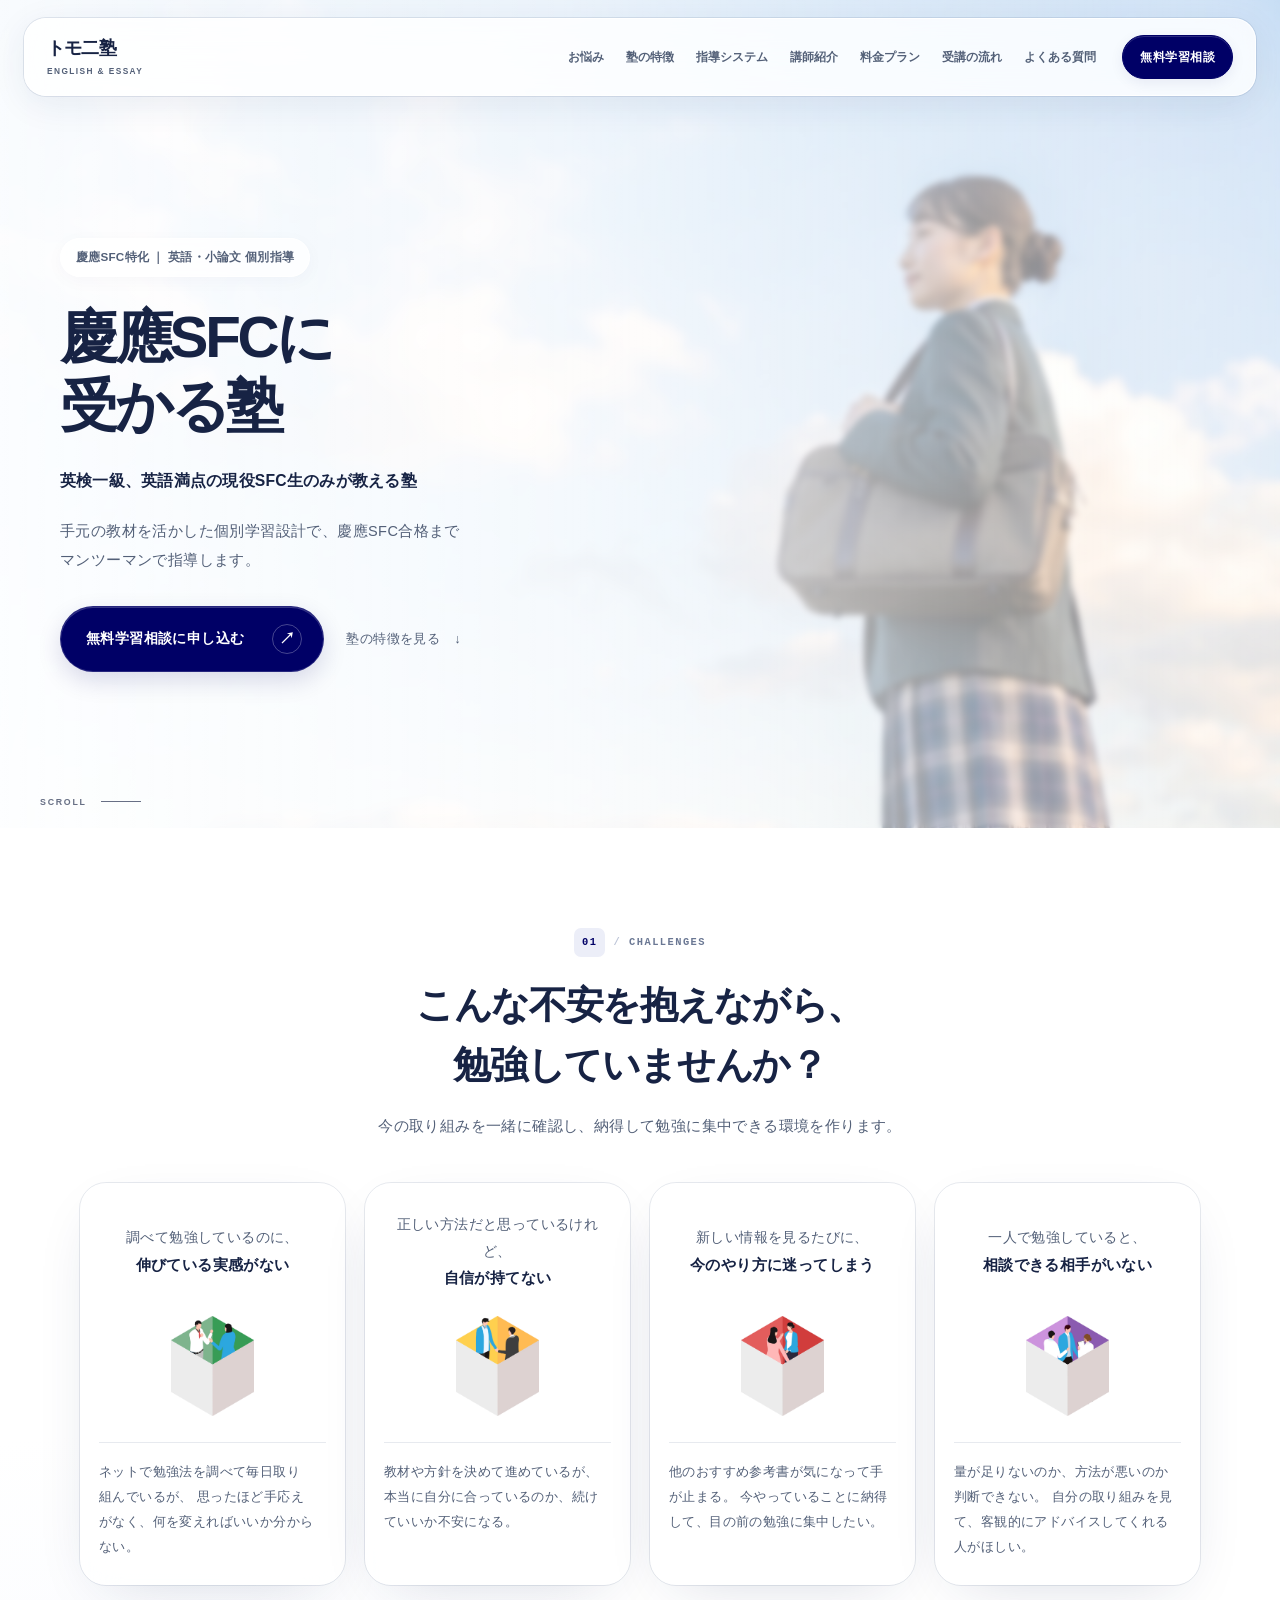
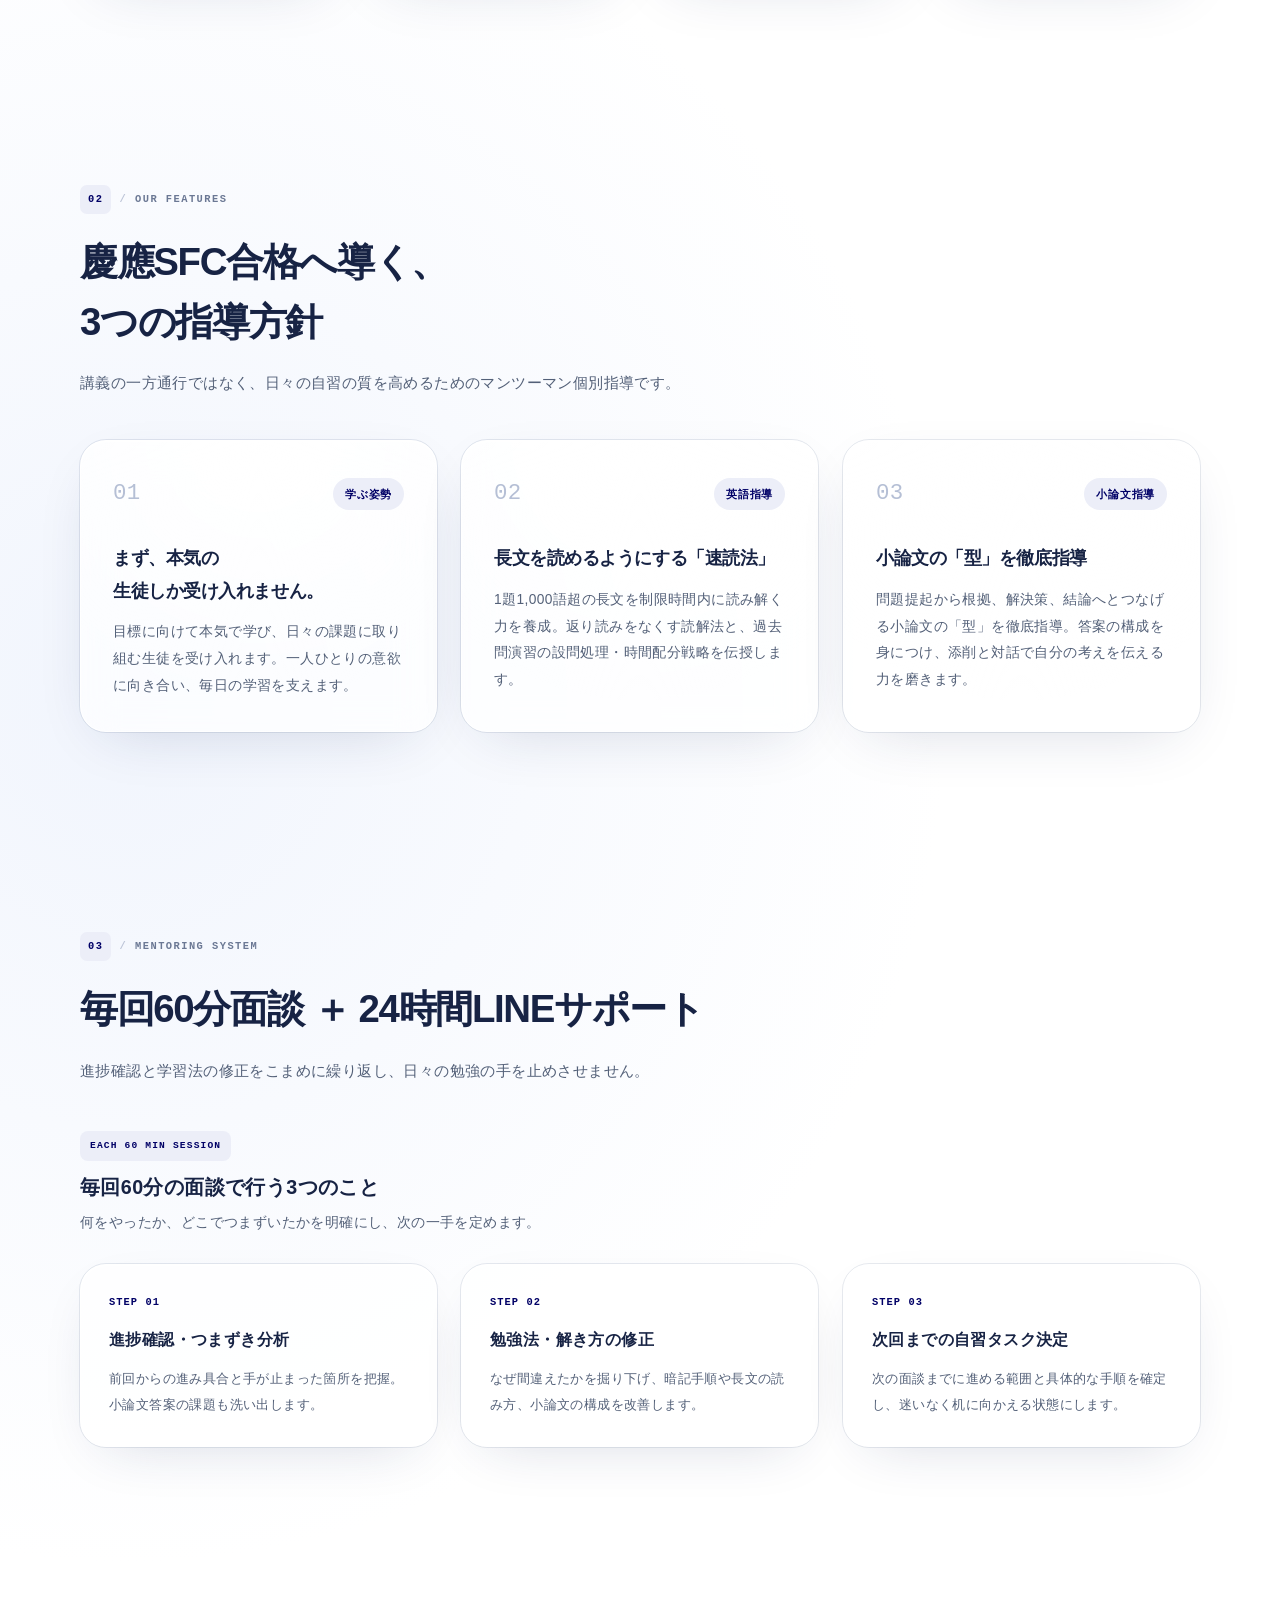
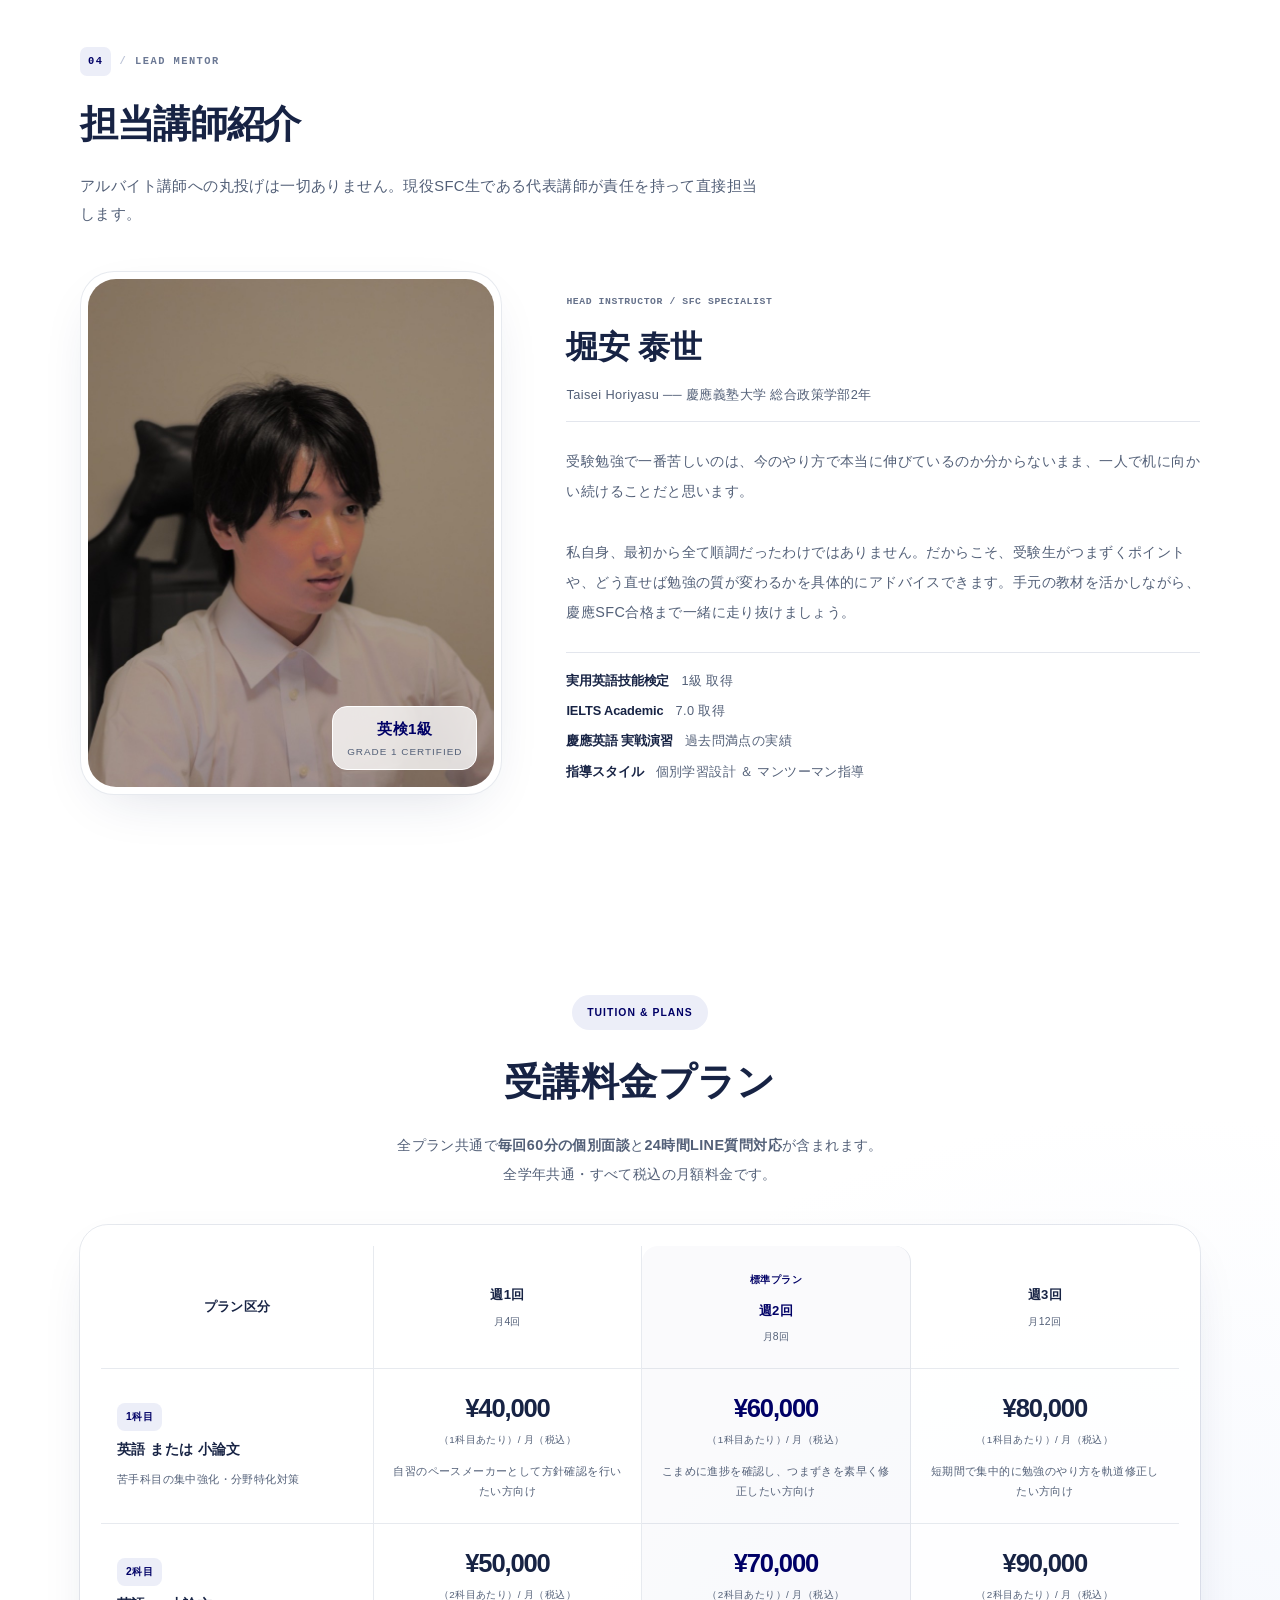
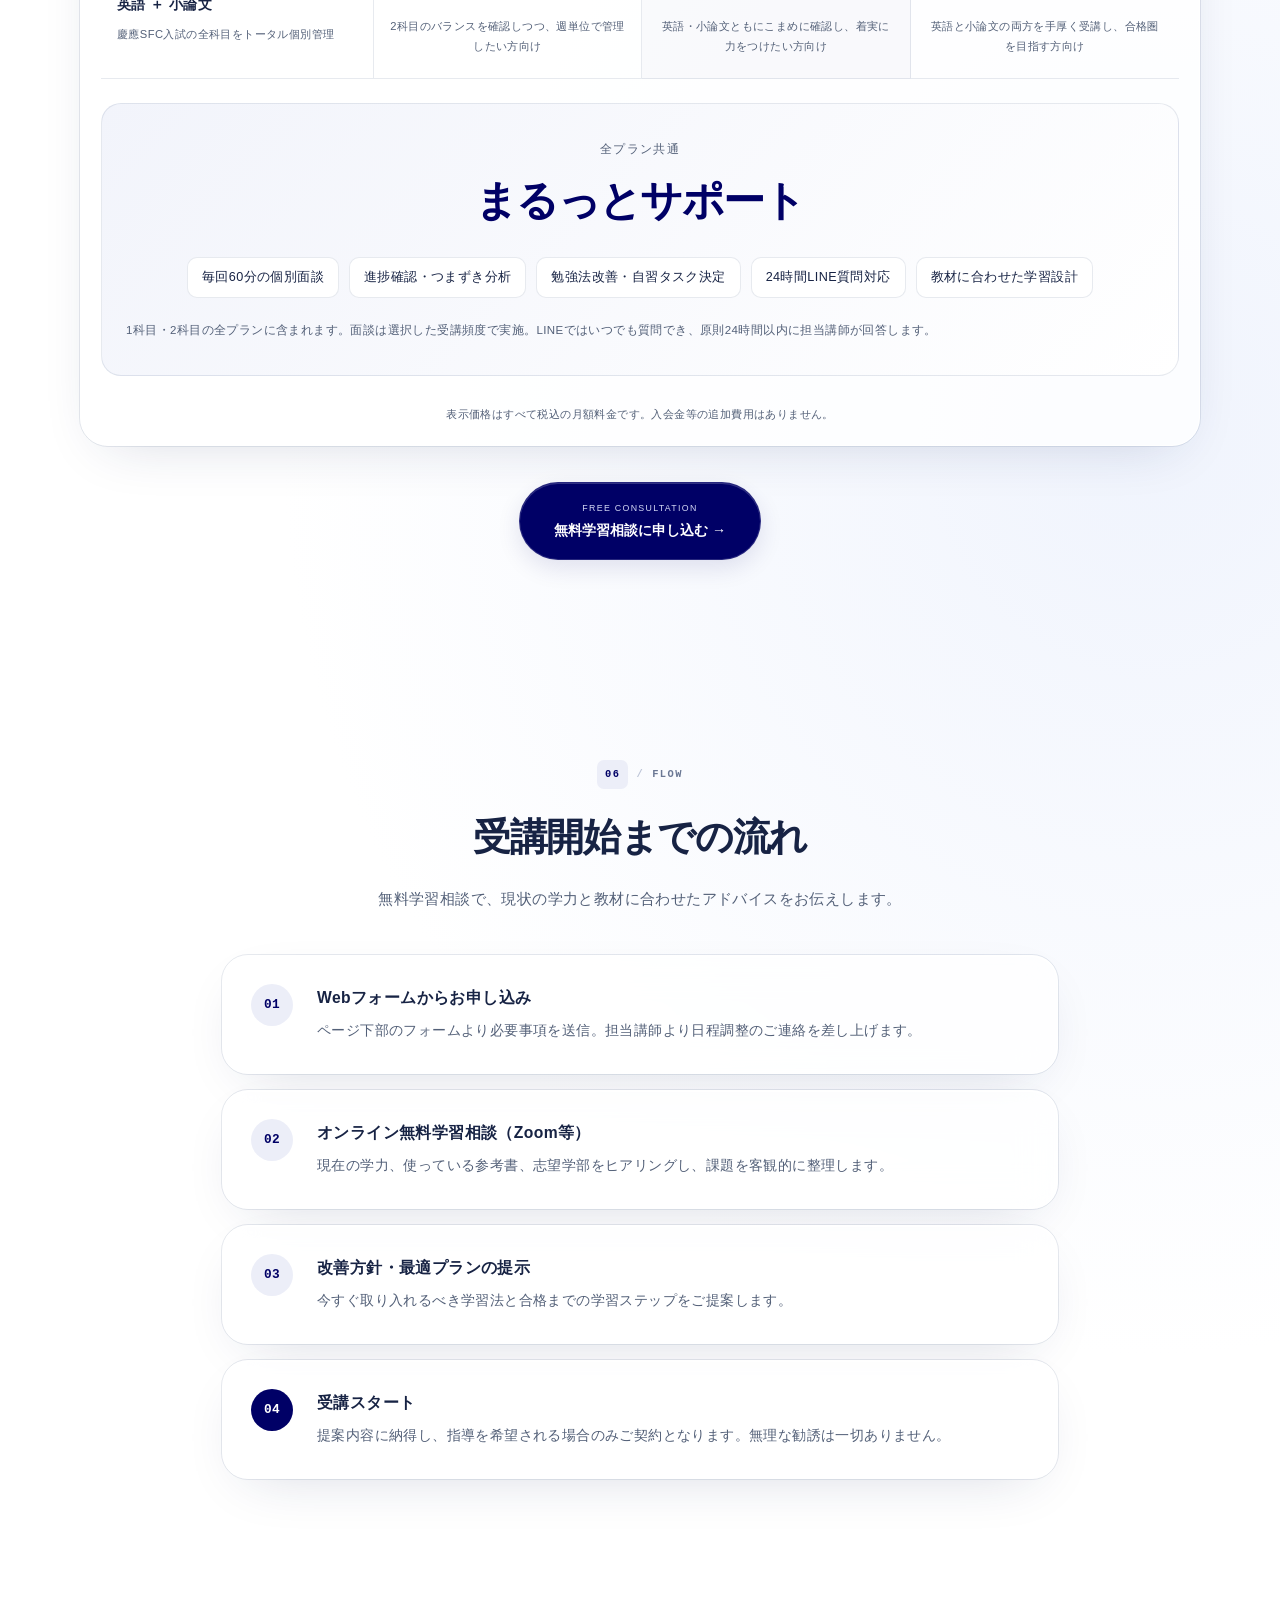
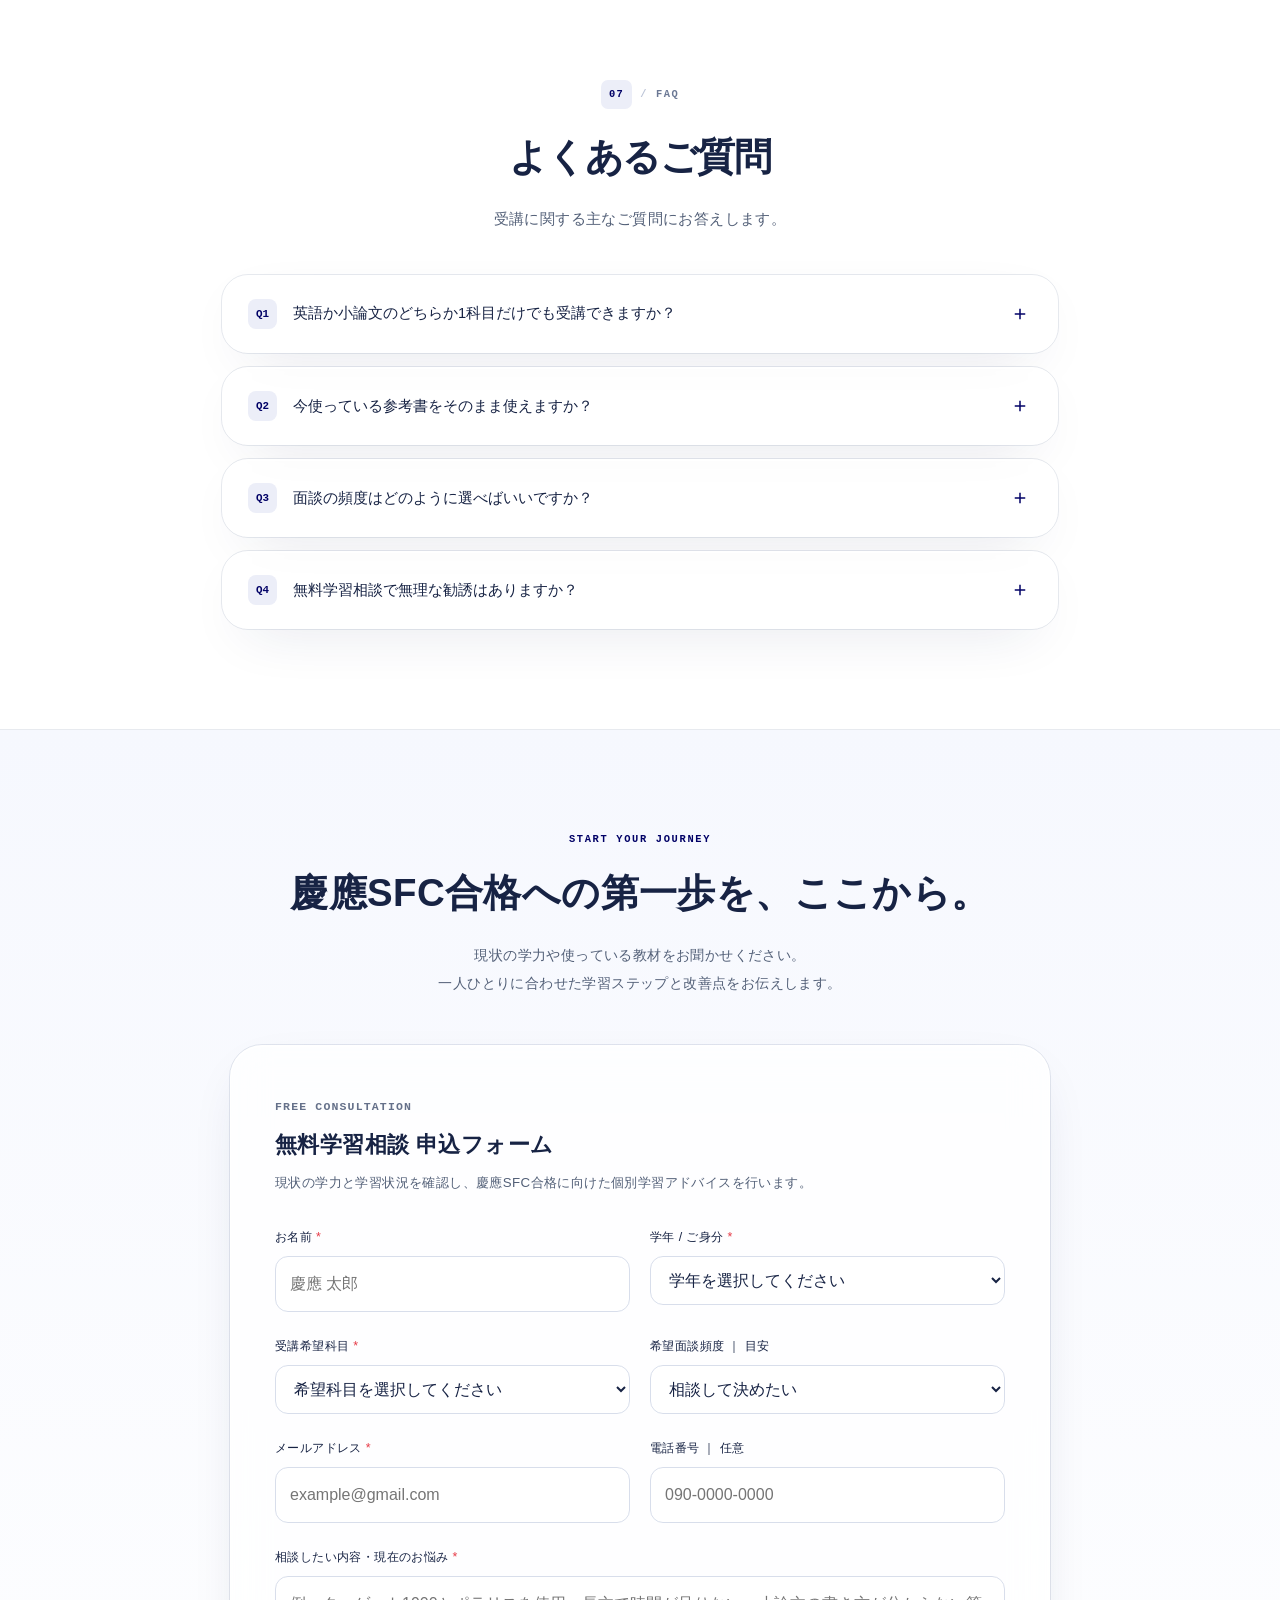
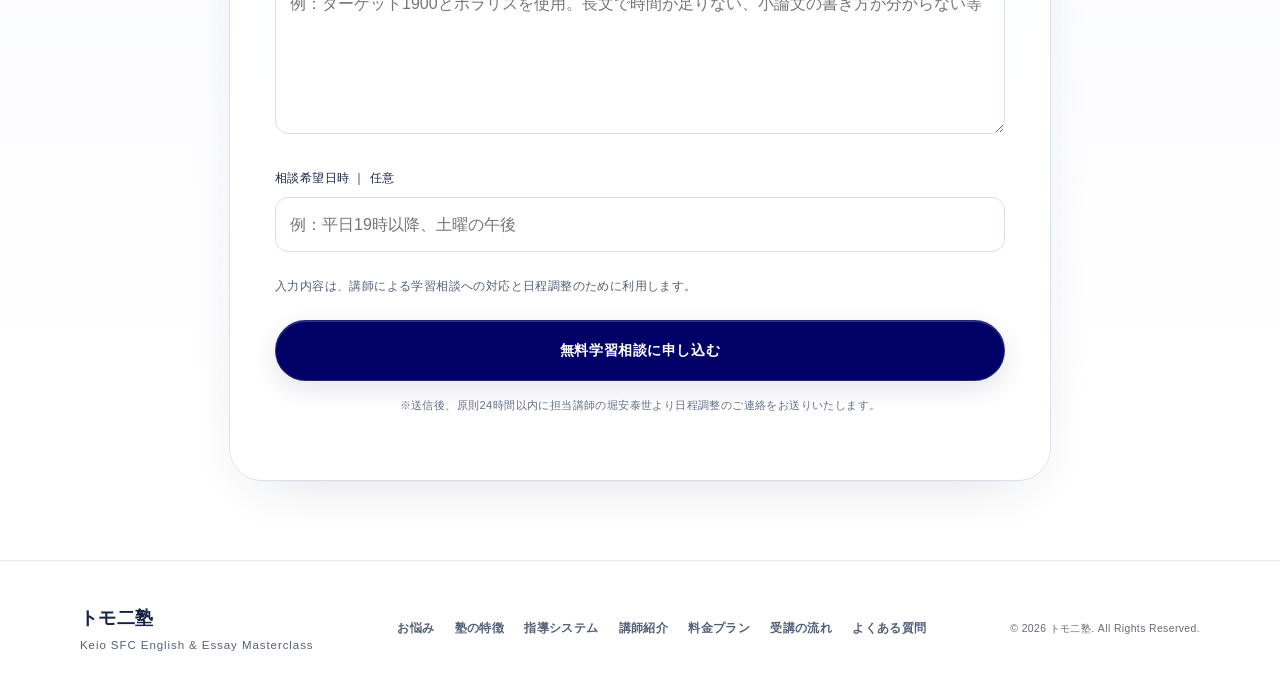
<file: index.html>
<!DOCTYPE html>
<html lang="ja">
<head>
  <meta charset="UTF-8">
  <script src="js/site-redirect.js?v=20261024-tomoni1"></script>
  <meta name="viewport" content="width=device-width, initial-scale=1.0">
  <title>トモ二塾 ｜ 慶應SFC特化 英語・小論文 個別学習伴走</title>
  <meta name="description" content="英検1級・慶應英語過去問満点の現役SFC生がマンツーマン指導。手元の教材を活かした個別学習設計で慶應SFC合格へ導きます。">
  <link rel="canonical" href="https://tomoni-juku.web.app/">
  <meta name="robots" content="index, follow, max-image-preview:large">

  <!-- OGP / SNS Meta Tags -->
  <meta property="og:type" content="website">
  <meta property="og:locale" content="ja_JP">
  <meta property="og:url" content="https://tomoni-juku.web.app/">
  <meta property="og:title" content="トモ二塾 ｜ 慶應SFC特化 英語・小論文 個別学習伴走">
  <meta property="og:description" content="英検1級・慶應英語過去問満点の現役SFC生がマンツーマン指導。手元の教材を活かした個別学習設計で慶應SFC合格へ導きます。">
  <meta property="og:site_name" content="トモ二塾">
  <meta property="og:image" content="https://tomoni-juku.web.app/assets/hero_sky_bg.jpg">
  <meta name="twitter:card" content="summary_large_image">

  <!-- Google Search Console 所有権確認タグ -->
  <meta name="google-site-verification" content="pExuZomX0XT1e1o_dZn4vlN4Sv_dfO34H7t8UvURio8" />
  <meta name="google-site-verification" content="uNk0Uv1Zrs3j4FCSVkTO_yiqKDu-2dPVWws7VdFj-MA" />

  <!-- JSON-LD 構造化データ (Schema.org) -->
  <script type="application/ld+json">
  {
    "@context": "https://schema.org",
    "@type": "EducationalOrganization",
    "name": "トモ二塾",
    "url": "https://tomoni-juku.web.app/",
    "logo": "https://tomoni-juku.web.app/assets/hero_sky_bg.jpg",
    "description": "慶應SFC特化・完全個別学習伴走。英検1級・英語満点の現役SFC生によるマンツーマン指導。",
    "address": {
      "@type": "PostalAddress",
      "addressCountry": "JP"
    }
  }
  </script>

  <link rel="stylesheet" href="css/arch_style.css?v=20261022-connected1">
  <link rel="stylesheet" href="css/liquid.css?v=20261102-marutto1">
  <script>
    document.documentElement.classList.add('is-loading');
    // 独立したフェイルセーフ。後続JSや画像が失敗しても操作をロックしない。
    window.sfcLoadingFallback = setTimeout(function () {
      document.documentElement.classList.remove('is-loading');
      document.documentElement.classList.add('is-ready');
      var content = document.getElementById('container');
      if (content) { content.inert = false; content.removeAttribute('aria-busy'); }
      var skeleton = document.getElementById('siteSkeleton');
      if (skeleton) skeleton.hidden = true;
    }, 6000);
  </script>
</head>
<body>

  <!-- Top Scroll Progress Bar -->
  <div class="scroll_progress_bar" id="scrollProgressBar"></div>

  <!-- Real layout-shaped placeholders; no fabricated progress percentage. -->
  <div class="site_skeleton" id="siteSkeleton" role="status" aria-label="ページを読み込んでいます">
    <div class="skeleton_header"><i class="sk sk_brand"></i><i class="sk sk_nav"></i></div>
    <div class="skeleton_hero">
      <div class="skeleton_copy"><i class="sk sk_pill"></i><i class="sk sk_heading"></i><i class="sk sk_heading short"></i><i class="sk sk_line"></i><i class="sk sk_line short"></i><i class="sk sk_button"></i></div>
      <div class="sk sk_picture"></div>
    </div>
    <div class="skeleton_cards"><i class="sk"></i><i class="sk"></i><i class="sk"></i></div>
    <span class="sr_only">ページを読み込んでいます</span>
  </div>

  <div id="container">

    <!-- Header -->
    <header class="liquid_header" id="siteHeader">
      <div class="inner">
        <div class="header_logo">
          <a href="#top" aria-label="トモ二塾 トップへ">
            <span class="logo_main">トモ二塾</span>
            <span class="logo_edition">ENGLISH & ESSAY</span>
          </a>
        </div>

        <nav class="nav_global" aria-label="メインナビゲーション">
          <ul>
            <li><a href="#challenges">お悩み</a></li>
            <li><a href="#features">塾の特徴</a></li>
            <li><a href="#system">指導システム</a></li>
            <li><a href="#mentor">講師紹介</a></li>
            <li><a href="#tuition">料金プラン</a></li>
            <li><a href="#flow">受講の流れ</a></li>
            <li><a href="#faq">よくある質問</a></li>
          </ul>
        </nav>

        <div class="header_cv_group">
          <a href="#form_area" class="btn_cv btn_contact">無料学習相談</a>
          <button class="menu_toggle" id="menuToggle" type="button" aria-label="メニューを開く" aria-controls="mobileMenu" aria-expanded="false"><span></span><span></span></button>
        </div>
      </div>
      <nav class="mobile_menu" id="mobileMenu" aria-label="スマートフォン用ナビゲーション" hidden>
        <a href="#features">塾の特徴<span>01</span></a><a href="#system">指導システム<span>02</span></a><a href="#mentor">講師紹介<span>03</span></a><a href="#tuition">料金プラン<span>04</span></a><a href="#faq">よくある質問<span>05</span></a>
      </nav>
    </header>

    <!-- 1st View / Key Visual Hero -->
    <section class="top_view" id="top">
      <div class="hero_backdrop" aria-hidden="true">
        <img class="hero_scene" src="assets/hero_sky_bg.jpg" alt="" width="1200" height="1200" fetchpriority="high">
      </div>
      <div class="kv_inner">
        
        <div class="kv_text_area">
          <div class="status_pill_arch reveal_fade">
            <span class="status_text">慶應SFC特化 ｜ 英語・小論文 個別指導</span>
          </div>

          <h1 class="copy_kv reveal_fade" style="animation-delay: 0.1s;">
            <span class="highlight_text"><span>慶應SFCに</span><span>受かる塾</span></span>
            <span class="sub_block">英検一級、英語満点の現役SFC生のみが教える塾</span>
          </h1>

          <p class="lead_kv reveal_fade" style="animation-delay: 0.2s;">
            手元の教材を活かした個別学習設計で、慶應SFC合格までマンツーマンで指導します。
          </p>

          <div class="kv_action_group reveal_fade" style="animation-delay: 0.3s;">
            <a href="#form_area" class="hero_cta liquid_button"><span>無料学習相談に申し込む</span><span class="button_arrow" aria-hidden="true">↗</span></a>
            <a href="#features" class="hero_secondary">塾の特徴を見る <span aria-hidden="true">↓</span></a>
          </div>

        </div>

      </div>

      <div class="scroll_indicator">
        <span class="scroll_text">SCROLL</span>
        <div class="scroll_line"></div>
      </div>
    </section>

    <!-- Main Content -->
    <main>

      <!-- Section 01: Challenges (お悩み) -->
      <section class="sec sec_challenges" id="challenges">
        <div class="wrapper">
          <div class="editorial_header text_center" data-reveal>
            <div class="editorial_index" style="justify-content: center;">
              <span class="index_num">01</span>
              <span class="index_divider">/</span>
              <span class="index_tag">CHALLENGES</span>
            </div>
            <h2 class="editorial_title">こんな不安を抱えながら、<br><strong>勉強していませんか？</strong></h2>
            <p class="editorial_sub">
              <span class="u_phrase">今の取り組みを一緒に確認し、</span><span class="u_phrase">納得して勉強に集中できる環境を作ります。</span>
            </p>
          </div>

          <div class="challenges_balloon_grid">
            
            <div class="challenge_balloon_item" data-reveal>
              <div class="c_balloon_box">
                <p class="c_balloon_txt">
                  <span class="u_phrase">調べて勉強しているのに、</span><br>
                  <strong><span class="u_phrase">伸びている実感がない</span></strong>
                </p>
              </div>
              <div class="c_illust_wrap">
                <img src="./assets/hako/img_service_voice_01.webp" alt="伸びている実感がない" class="c_illust_img" loading="lazy">
              </div>
              <div class="c_solution_note">
                <p class="c_solution_txt">
                  <span class="u_phrase">ネットで勉強法を調べて毎日取り組んでいるが、</span>
                  <span class="u_phrase">思ったほど手応えがなく、何を変えればいいか分からない。</span>
                </p>
              </div>
            </div>

            <div class="challenge_balloon_item" data-reveal>
              <div class="c_balloon_box">
                <p class="c_balloon_txt">
                  <span class="u_phrase">正しい方法だと思っているけれど、</span><br>
                  <strong><span class="u_phrase">自信が持てない</span></strong>
                </p>
              </div>
              <div class="c_illust_wrap">
                <img src="./assets/hako/img_service_voice_02.webp" alt="自信が持てない" class="c_illust_img" loading="lazy">
              </div>
              <div class="c_solution_note">
                <p class="c_solution_txt">
                  <span class="u_phrase">教材や方針を決めて進めているが、</span>
                  <span class="u_phrase">本当に自分に合っているのか、続けていいか不安になる。</span>
                </p>
              </div>
            </div>

            <div class="challenge_balloon_item" data-reveal>
              <div class="c_balloon_box">
                <p class="c_balloon_txt">
                  <span class="u_phrase">新しい情報を見るたびに、</span><br>
                  <strong><span class="u_phrase">今のやり方に迷ってしまう</span></strong>
                </p>
              </div>
              <div class="c_illust_wrap">
                <img src="./assets/hako/img_service_voice_03.webp" alt="今のやり方に迷ってしまう" class="c_illust_img" loading="lazy">
              </div>
              <div class="c_solution_note">
                <p class="c_solution_txt">
                  <span class="u_phrase">他のおすすめ参考書が気になって手が止まる。</span>
                  <span class="u_phrase">今やっていることに納得して、目の前の勉強に集中したい。</span>
                </p>
              </div>
            </div>

            <div class="challenge_balloon_item" data-reveal>
              <div class="c_balloon_box">
                <p class="c_balloon_txt">
                  <span class="u_phrase">一人で勉強していると、</span><br>
                  <strong><span class="u_phrase">相談できる相手がいない</span></strong>
                </p>
              </div>
              <div class="c_illust_wrap">
                <img src="./assets/hako/img_service_voice_04.webp" alt="相談できる相手がいない" class="c_illust_img" loading="lazy">
              </div>
              <div class="c_solution_note">
                <p class="c_solution_txt">
                  <span class="u_phrase">量が足りないのか、方法が悪いのか判断できない。</span>
                  <span class="u_phrase">自分の取り組みを見て、客観的にアドバイスしてくれる人がほしい。</span>
                </p>
              </div>
            </div>

          </div>

        </div>
      </section>

      <!-- Section 02: Features (塾の特徴) -->
      <section class="sec sec_about" id="features">
        <div class="wrapper">
          <div class="editorial_header" data-reveal>
            <div class="editorial_index">
              <span class="index_num">02</span>
              <span class="index_divider">/</span>
              <span class="index_tag">OUR FEATURES</span>
            </div>
            <h2 class="editorial_title">慶應SFC合格へ導く、<br>3つの指導方針</h2>
            <p class="editorial_sub">
              講義の一方通行ではなく、日々の自習の質を高めるためのマンツーマン個別指導です。
            </p>
          </div>

          <div class="features_grid_3">
            
            <div class="feature_card_arch" data-reveal>
              <div class="feature_card_top">
                <span class="feature_num">01</span>
                <span class="feature_badge">学ぶ姿勢</span>
              </div>
              <h3 class="feature_title">まず、本気の生徒しか受け入れません。</h3>
              <p class="feature_desc">
                目標に向けて本気で学び、日々の課題に取り組む生徒を受け入れます。一人ひとりの意欲に向き合い、毎日の学習を支えます。
              </p>
            </div>

            <div class="feature_card_arch" data-reveal>
              <div class="feature_card_top">
                <span class="feature_num">02</span>
                <span class="feature_badge">英語指導</span>
              </div>
              <h3 class="feature_title">長文を読めるようにする「速読法」</h3>
              <p class="feature_desc">
                1題1,000語超の長文を制限時間内に読み解く力を養成。返り読みをなくす読解法と、過去問演習の設問処理・時間配分戦略を伝授します。
              </p>
            </div>

            <div class="feature_card_arch" data-reveal>
              <div class="feature_card_top">
                <span class="feature_num">03</span>
                <span class="feature_badge">小論文指導</span>
              </div>
              <h3 class="feature_title">小論文の「型」を徹底指導</h3>
              <p class="feature_desc">
                問題提起から根拠、解決策、結論へとつなげる小論文の「型」を徹底指導。答案の構成を身につけ、添削と対話で自分の考えを伝える力を磨きます。
              </p>
            </div>

          </div>
        </div>
      </section>

      <!-- Section 03: System (指導システム) -->
      <section class="sec sec_method" id="system">
        <div class="wrapper">
          <div class="editorial_header" data-reveal>
            <div class="editorial_index">
              <span class="index_num">03</span>
              <span class="index_divider">/</span>
              <span class="index_tag">MENTORING SYSTEM</span>
            </div>
            <h2 class="editorial_title">毎回60分面談 ＋ 24時間LINEサポート</h2>
            <p class="editorial_sub">
              進捗確認と学習法の修正をこまめに繰り返し、日々の勉強の手を止めさせません。
            </p>
          </div>

          <!-- 面談の3ステップ -->
          <div class="session_flow_card" data-reveal>
            <div class="flow_card_header">
              <span class="flow_badge">EACH 60 MIN SESSION</span>
              <h3 class="flow_title">毎回60分の面談で行う3つのこと</h3>
              <p class="flow_subtitle">何をやったか、どこでつまずいたかを明確にし、次の一手を定めます。</p>
            </div>

            <div class="steps_row_3">
              <div class="step_block" data-reveal>
                <div class="step_num_arch">STEP 01</div>
                <h4 class="step_name">進捗確認・つまずき分析</h4>
                <p class="step_text">前回からの進み具合と手が止まった箇所を把握。小論文答案の課題も洗い出します。</p>
              </div>

              <div class="step_block" data-reveal>
                <div class="step_num_arch">STEP 02</div>
                <h4 class="step_name">勉強法・解き方の修正</h4>
                <p class="step_text">なぜ間違えたかを掘り下げ、暗記手順や長文の読み方、小論文の構成を改善します。</p>
              </div>

              <div class="step_block" data-reveal>
                <div class="step_num_arch">STEP 03</div>
                <h4 class="step_name">次回までの自習タスク決定</h4>
                <p class="step_text">次の面談までに進める範囲と具体的な手順を確定し、迷いなく机に向かえる状態にします。</p>
              </div>
            </div>
          </div>

        </div>
      </section>

      <!-- Section 04: Mentor Profile -->
      <section class="sec sec_mentor" id="mentor">
        <div class="wrapper">
          <div class="editorial_header" data-reveal>
            <div class="editorial_index">
              <span class="index_num">04</span>
              <span class="index_divider">/</span>
              <span class="index_tag">LEAD MENTOR</span>
            </div>
            <h2 class="editorial_title">担当講師紹介</h2>
            <p class="editorial_sub">
              アルバイト講師への丸投げは一切ありません。現役SFC生である代表講師が責任を持って直接担当します。
            </p>
          </div>

          <div class="mentor_profile_card_arch" data-reveal>
            <div class="mentor_visual_col">
              <div class="mentor_img_frame">
                <img src="./assets/instructor_horiyasu.jpg?v=20261012b" alt="代表講師 堀安泰世" class="mentor_portrait">
                <div class="mentor_photo_badge">
                  <span class="badge_main">英検1級</span>
                  <span class="badge_sub">GRADE 1 CERTIFIED</span>
                </div>
              </div>
            </div>

            <div class="mentor_bio_col">
              <div class="mentor_role_ribbon">
                <span>HEAD INSTRUCTOR / SFC SPECIALIST</span>
              </div>
              <h3 class="mentor_full_name">堀安 泰世</h3>
              <div class="mentor_academic">
                Taisei Horiyasu ── 慶應義塾大学 総合政策学部2年
              </div>

              <div class="mentor_story_box">
                <p class="story_p">
                  受験勉強で一番苦しいのは、今のやり方で本当に伸びているのか分からないまま、一人で机に向かい続けることだと思います。<br><br>
                  私自身、最初から全て順調だったわけではありません。だからこそ、受験生がつまずくポイントや、どう直せば勉強の質が変わるかを具体的にアドバイスできます。手元の教材を活かしながら、慶應SFC合格まで一緒に走り抜けましょう。
                </p>
              </div>

              <div class="mentor_credentials_list">
                <div class="credential_row">
                  <span class="credential_label">実用英語技能検定</span>
                  <span class="credential_val">1級 取得</span>
                </div>
                <div class="credential_row">
                  <span class="credential_label">IELTS Academic</span>
                  <span class="credential_val">7.0 取得</span>
                </div>
                <div class="credential_row">
                  <span class="credential_label">慶應英語 実戦演習</span>
                  <span class="credential_val">過去問満点の実績</span>
                </div>
                <div class="credential_row">
                  <span class="credential_label">指導スタイル</span>
                  <span class="credential_val">個別学習設計 ＆ マンツーマン指導</span>
                </div>
              </div>

            </div>
          </div>
        </div>
      </section>

      <!-- Section 05: Tuition Plans (料金プラン) -->
      <section class="sec sec_capacity" id="tuition">
        <div class="wrapper">
          <div class="capacity_arch_box" data-reveal>
            
            <div class="capacity_top_meta">
              <div class="capacity_badge_pill">
                <span>TUITION & PLANS</span>
              </div>
              <h2 class="capacity_title">受講料金プラン</h2>
              <p class="capacity_lead">
                全プラン共通で<strong>毎回60分の個別面談</strong>と<strong>24時間LINE質問対応</strong>が含まれます。<br>
                全学年共通・すべて税込の月額料金です。
              </p>
            </div>

            <!-- 一目でわかる受講料金・プラン比較表（1科目・2科目・サポート内容を統合） -->
            <div class="tuition_matrix_wrapper">
              <table class="tuition_matrix_table">
                <thead>
                  <tr>
                    <th class="th_category">プラン区分</th>
                    <th class="th_plan">週1回<span class="plan_sessions">月4回</span></th>
                    <th class="th_plan th_rec">
                      <span class="th_rec_badge">標準プラン</span>
                      週2回<span class="plan_sessions">月8回</span>
                    </th>
                    <th class="th_plan">週3回<span class="plan_sessions">月12回</span></th>
                  </tr>
                </thead>
                <tbody>
                  <!-- 1科目プラン -->
                  <tr class="tr_plan_row">
                    <td class="td_plan_name">
                      <span class="plan_badge_mono">1科目</span>
                      <strong>英語 または 小論文</strong>
                      <p class="plan_target_summary">苦手科目の集中強化・分野特化対策</p>
                    </td>
                    <td>
                      <div class="table_price_val"><span class="price_full">¥40,000</span><span class="price_compact">4万円</span></div>
                      <div class="table_price_unit">（1科目あたり）/ 月（税込）</div>
                      <p class="table_plan_target">自習のペースメーカーとして方針確認を行いたい方向け</p>
                    </td>
                    <td class="td_rec">
                      <div class="table_price_val highlight"><span class="price_full">¥60,000</span><span class="price_compact">6万円</span></div>
                      <div class="table_price_unit">（1科目あたり）/ 月（税込）</div>
                      <p class="table_plan_target">こまめに進捗を確認し、つまずきを素早く修正したい方向け</p>
                    </td>
                    <td>
                      <div class="table_price_val"><span class="price_full">¥80,000</span><span class="price_compact">8万円</span></div>
                      <div class="table_price_unit">（1科目あたり）/ 月（税込）</div>
                      <p class="table_plan_target">短期間で集中的に勉強のやり方を軌道修正したい方向け</p>
                    </td>
                  </tr>

                  <!-- 2科目プラン -->
                  <tr class="tr_plan_row">
                    <td class="td_plan_name">
                      <span class="plan_badge_mono">2科目</span>
                      <strong>英語 ＋ 小論文</strong>
                      <p class="plan_target_summary">慶應SFC入試の全科目をトータル個別管理</p>
                    </td>
                    <td>
                      <div class="table_price_val"><span class="price_full">¥50,000</span><span class="price_compact">5万円</span></div>
                      <div class="table_price_unit">（2科目あたり）/ 月（税込）</div>
                      <p class="table_plan_target">2科目のバランスを確認しつつ、週単位で管理したい方向け</p>
                    </td>
                    <td class="td_rec">
                      <div class="table_price_val highlight"><span class="price_full">¥70,000</span><span class="price_compact">7万円</span></div>
                      <div class="table_price_unit">（2科目あたり）/ 月（税込）</div>
                      <p class="table_plan_target">英語・小論文ともにこまめに確認し、着実に力をつけたい方向け</p>
                    </td>
                    <td>
                      <div class="table_price_val"><span class="price_full">¥90,000</span><span class="price_compact">9万円</span></div>
                      <div class="table_price_unit">（2科目あたり）/ 月（税込）</div>
                      <p class="table_plan_target">英語と小論文の両方を手厚く受講し、合格圏を目指す方向け</p>
                    </td>
                  </tr>

                </tbody>
              </table>
              <section class="all_support" aria-labelledby="all-support-title">
                <p class="all_support_eyebrow">全プラン共通</p>
                <h3 id="all-support-title">まるっとサポート</h3>
                <ul class="all_support_items">
                  <li>毎回60分の個別面談</li>
                  <li>進捗確認・つまずき分析</li>
                  <li>勉強法改善・自習タスク決定</li>
                  <li>24時間LINE質問対応</li>
                  <li>教材に合わせた学習設計</li>
                </ul>
                <p class="support_note">1科目・2科目の全プランに含まれます。面談は選択した受講頻度で実施。LINEではいつでも質問でき、原則24時間以内に担当講師が回答します。</p>
              </section>
              <p class="matrix_note">表示価格はすべて税込の月額料金です。入会金等の追加費用はありません。</p>
              <details class="tuition_details"><summary>面談頻度の選び方を見る<span aria-hidden="true">＋</span></summary><div><p><strong>週1回</strong> 自習の方針を確認し、週単位でペースを整えたい方へ。</p><p><strong>週2回</strong> 進捗をこまめに確認し、つまずきを早めに修正したい方へ。</p><p><strong>週3回</strong> 短期間で集中的に取り組み、手厚い指導を受けたい方へ。</p></div></details>
            </div>

            <div class="capacity_cta_area" style="margin-top: 36px;">
              <a href="#form_area" class="btn_mega_cta">
                <span class="cta_en">FREE CONSULTATION</span>
                <span class="cta_ja">無料学習相談に申し込む →</span>
              </a>
            </div>

          </div>
        </div>
      </section>

      <!-- Section 06: Consultation Flow (受講の流れ) -->
      <section class="sec sec_about" id="flow">
        <div class="wrapper_narrow">
          <div class="editorial_header text_center" data-reveal>
            <div class="editorial_index" style="justify-content: center;">
              <span class="index_num">06</span>
              <span class="index_divider">/</span>
              <span class="index_tag">FLOW</span>
            </div>
            <h2 class="editorial_title">受講開始までの流れ</h2>
            <p class="editorial_sub">
              無料学習相談で、現状の学力と教材に合わせたアドバイスをお伝えします。
            </p>
          </div>

          <div class="flow_steps_vertical">
            
            <div class="v_step_item" data-reveal>
              <div class="v_step_badge">01</div>
              <div class="v_step_content">
                <h4 class="v_step_title">Webフォームからお申し込み</h4>
                <p class="v_step_desc">ページ下部のフォームより必要事項を送信。担当講師より日程調整のご連絡を差し上げます。</p>
              </div>
            </div>

            <div class="v_step_item" data-reveal>
              <div class="v_step_badge">02</div>
              <div class="v_step_content">
                <h4 class="v_step_title">オンライン無料学習相談（Zoom等）</h4>
                <p class="v_step_desc">現在の学力、使っている参考書、志望学部をヒアリングし、課題を客観的に整理します。</p>
              </div>
            </div>

            <div class="v_step_item" data-reveal>
              <div class="v_step_badge">03</div>
              <div class="v_step_content">
                <h4 class="v_step_title">改善方針・最適プランの提示</h4>
                <p class="v_step_desc">今すぐ取り入れるべき学習法と合格までの学習ステップをご提案します。</p>
              </div>
            </div>

            <div class="v_step_item is_goal" data-reveal>
              <div class="v_step_badge">04</div>
              <div class="v_step_content">
                <h4 class="v_step_title">受講スタート</h4>
                <p class="v_step_desc">提案内容に納得し、指導を希望される場合のみご契約となります。無理な勧誘は一切ありません。</p>
              </div>
            </div>

          </div>
        </div>
      </section>

      <!-- Section 07: FAQ (よくある質問) -->
      <section class="sec sec_faq" id="faq">
        <div class="wrapper_narrow">
          <div class="editorial_header text_center" data-reveal>
            <div class="editorial_index" style="justify-content: center;">
              <span class="index_num">07</span>
              <span class="index_divider">/</span>
              <span class="index_tag">FAQ</span>
            </div>
            <h2 class="editorial_title">よくあるご質問</h2>
            <p class="editorial_sub">受講に関する主なご質問にお答えします。</p>
          </div>

          <div class="faq_list_arch" data-reveal>
            
            <div class="faq_item_arch">
              <button type="button" class="faq_q_arch" aria-expanded="false">
                <span class="faq_q_badge">Q1</span>
                <span class="faq_q_text">英語か小論文のどちらか1科目だけでも受講できますか？</span>
                <span class="faq_icon_arch">
                  <svg viewBox="0 0 24 24" width="18" height="18" fill="none" stroke="currentColor" stroke-width="2"><line x1="12" y1="5" x2="12" y2="19"></line><line x1="5" y1="12" x2="19" y2="12"></line></svg>
                </span>
              </button>
              <div class="faq_a_arch">
                <div class="faq_a_inner">
                  はい、可能です。英語の長文速読のみ、あるいは小論文の答案添削のみなど、苦手科目や強化したい分野に合わせて1科目から受講いただけます。
                </div>
              </div>
            </div>

            <div class="faq_item_arch">
              <button type="button" class="faq_q_arch" aria-expanded="false">
                <span class="faq_q_badge">Q2</span>
                <span class="faq_q_text">今使っている参考書をそのまま使えますか？</span>
                <span class="faq_icon_arch">
                  <svg viewBox="0 0 24 24" width="18" height="18" fill="none" stroke="currentColor" stroke-width="2"><line x1="12" y1="5" x2="12" y2="19"></line><line x1="5" y1="12" x2="19" y2="12"></line></svg>
                </span>
              </button>
              <div class="faq_a_arch">
                <div class="faq_a_inner">
                  はい、使えます。使い慣れた教材が現在の学力に合っていれば無理に変える必要はありません。その教材をどう使いこなすかから設計します。
                </div>
              </div>
            </div>

            <div class="faq_item_arch">
              <button type="button" class="faq_q_arch" aria-expanded="false">
                <span class="faq_q_badge">Q3</span>
                <span class="faq_q_text">面談の頻度はどのように選べばいいですか？</span>
                <span class="faq_icon_arch">
                  <svg viewBox="0 0 24 24" width="18" height="18" fill="none" stroke="currentColor" stroke-width="2"><line x1="12" y1="5" x2="12" y2="19"></line><line x1="5" y1="12" x2="19" y2="12"></line></svg>
                </span>
              </button>
              <div class="faq_a_arch">
                <div class="faq_a_inner">
                  自習のペースメーカーとして方針を確認したい方は週1回、こまめにつまずきを修正したい方は週2回（標準）、短期集中で学習量を増やしたい方は週3回が適しています。無料相談時にご相談の上決定いただけます。
                </div>
              </div>
            </div>

            <div class="faq_item_arch">
              <button type="button" class="faq_q_arch" aria-expanded="false">
                <span class="faq_q_badge">Q4</span>
                <span class="faq_q_text">無料学習相談で無理な勧誘はありますか？</span>
                <span class="faq_icon_arch">
                  <svg viewBox="0 0 24 24" width="18" height="18" fill="none" stroke="currentColor" stroke-width="2"><line x1="12" y1="5" x2="12" y2="19"></line><line x1="5" y1="12" x2="19" y2="12"></line></svg>
                </span>
              </button>
              <div class="faq_a_arch">
                <div class="faq_a_inner">
                  一切ございません。相談では現状の課題とやるべきことを客観的にお伝えし、内容に納得された場合のみご受講いただきます。
                </div>
              </div>
            </div>

          </div>
        </div>
      </section>

      <!-- Section 08: Contact Form -->
      <section class="sec_cmn_contact" id="form_area">
        <div class="wrapper">

          <div class="cmn_contact_flex" data-reveal>
            <div class="head_item">
              <div class="contact_meta_tag">START YOUR JOURNEY</div>
              <h2 class="contact_headline">慶應SFC合格への<br class="sp_only">第一歩を、ここから。</h2>
              <p class="cmn_contact_lead">
                現状の学力や使っている教材をお聞かせください。<br>
                一人ひとりに合わせた学習ステップと改善点をお伝えします。
              </p>
            </div>
          </div>

          <!-- Contact Form Card -->
          <div class="contact_form_arch web_form_card" id="webFormCard" data-reveal>
            <div class="form_header_box">
              <span class="form_step_badge">FREE CONSULTATION</span>
              <h3 class="form_main_title">無料学習相談 申込フォーム</h3>
              <p class="form_sub_title">
                現状の学力と学習状況を確認し、慶應SFC合格に向けた個別学習アドバイスを行います。
              </p>
            </div>

            <noscript><p class="form_privacy_note">お申し込みには、ブラウザのJavaScriptを有効にしてください。</p><style>#archContactForm{display:none}</style></noscript>
            <form id="archContactForm" method="post" action="#archContactForm">
              <div class="form_grid_2">
                <div class="form_group_arch">
                  <label class="form_label_arch" for="contact-name">お名前 <span class="req">*</span></label>
                  <input type="text" id="contact-name" name="name" autocomplete="name" maxlength="100" class="form_input_arch" placeholder="慶應 太郎" required>
                </div>
                <div class="form_group_arch">
                  <label class="form_label_arch" for="contact-grade">学年 / ご身分 <span class="req">*</span></label>
                  <select id="contact-grade" name="grade" class="form_input_arch" required>
                    <option value="" disabled selected>学年を選択してください</option>
                    <option value="高校3年生">高校3年生</option>
                    <option value="既卒・浪人生">既卒・浪人生</option>
                    <option value="高校2年生">高校2年生</option>
                    <option value="高校1年生">高校1年生</option>
                    <option value="保護者様">保護者様</option>
                  </select>
                </div>
              </div>

              <div class="form_grid_2">
                <div class="form_group_arch">
                  <label class="form_label_arch" for="contact-subjects">受講希望科目 <span class="req">*</span></label>
                  <select id="contact-subjects" name="subjects" class="form_input_arch" required>
                    <option value="" disabled selected>希望科目を選択してください</option>
                    <option value="英語のみ">英語のみ ｜ 1科目</option>
                    <option value="小論文のみ">小論文のみ ｜ 1科目</option>
                    <option value="英語＋小論文">英語＋小論文 ｜ 2科目</option>
                    <option value="相談して決めたい">相談して決めたい</option>
                  </select>
                </div>
                <div class="form_group_arch">
                  <label class="form_label_arch" for="contact-frequency">希望面談頻度 ｜ 目安</label>
                  <select id="contact-frequency" name="frequency" class="form_input_arch">
                    <option value="相談して決めたい" selected>相談して決めたい</option>
                    <option value="週1回">週1回</option>
                    <option value="週2回">週2回</option>
                    <option value="週3回">週3回</option>
                  </select>
                </div>
              </div>

              <div class="form_grid_2">
                <div class="form_group_arch">
                  <label class="form_label_arch" for="contact-email">メールアドレス <span class="req">*</span></label>
                  <input type="email" id="contact-email" name="email" autocomplete="email" maxlength="254" class="form_input_arch" placeholder="example@gmail.com" required>
                </div>
                <div class="form_group_arch">
                  <label class="form_label_arch" for="contact-tel">電話番号 ｜ 任意</label>
                  <input type="tel" id="contact-tel" name="tel" autocomplete="tel" maxlength="50" class="form_input_arch" placeholder="090-0000-0000">
                </div>
              </div>

              <div class="form_group_arch">
                <label class="form_label_arch" for="contact-message">相談したい内容・現在のお悩み <span class="req">*</span></label>
                <textarea id="contact-message" name="message" class="form_input_arch" rows="5" maxlength="3500" required placeholder="例：ターゲット1900とポラリスを使用。長文で時間が足りない、小論文の書き方が分からない等"></textarea>
              </div>

              <div class="form_group_arch">
                <label class="form_label_arch" for="contact-schedule">相談希望日時 ｜ 任意</label>
                <input type="text" id="contact-schedule" name="schedule" maxlength="500" class="form_input_arch" placeholder="例：平日19時以降、土曜の午後">
              </div>
              <p class="form_privacy_note">入力内容は、講師による学習相談への対応と日程調整のために利用します。</p>
              <button type="submit" class="btn_submit_arch">
                <span class="btn_submit_text">無料学習相談に申し込む</span>
              </button>
              <p class="form_footer_note">
                ※送信後、原則24時間以内に担当講師の堀安泰世より日程調整のご連絡をお送りいたします。
              </p>
            </form>
          </div>

        </div>
      </section>

    </main>

    <!-- Footer -->
    <footer>
      <div class="inner">
        <div class="footer_left">
          <div class="footer_logo">トモ二塾</div>
          <div class="footer_tagline">Keio SFC English & Essay Masterclass</div>
        </div>
        <div class="footer_nav">
          <a href="#challenges">お悩み</a>
          <a href="#features">塾の特徴</a>
          <a href="#system">指導システム</a>
          <a href="#mentor">講師紹介</a>
          <a href="#tuition">料金プラン</a>
          <a href="#flow">受講の流れ</a>
          <a href="#faq">よくある質問</a>
        </div>
        <div class="footer_copy">
          © 2026 トモ二塾. All Rights Reserved.
        </div>
      </div>
    </footer>

    <!-- Mobile Sticky Floating CTA Bar (スマホ常時追従バー) -->
    <div class="mobile_sticky_cta" id="mobileStickyCta">
      <a href="#archContactForm" class="btn_sticky_cta" id="mobileConsultationButton">
        <span class="sticky_cta_main">無料学習相談に申し込む</span>
        <span class="sticky_cta_sub">完全無料・オンライン相談 →</span>
      </a>
    </div>

  </div>

  <script src="js/site-config.js?v=20261022-connected1"></script>
  <script src="js/arch.js?v=20261022-connected1"></script>
  <script src="js/liquid.js?v=20261022-connected1"></script>
  <script src="js/tracker.js?v=20261020"></script>
</body>
</html>
</file>
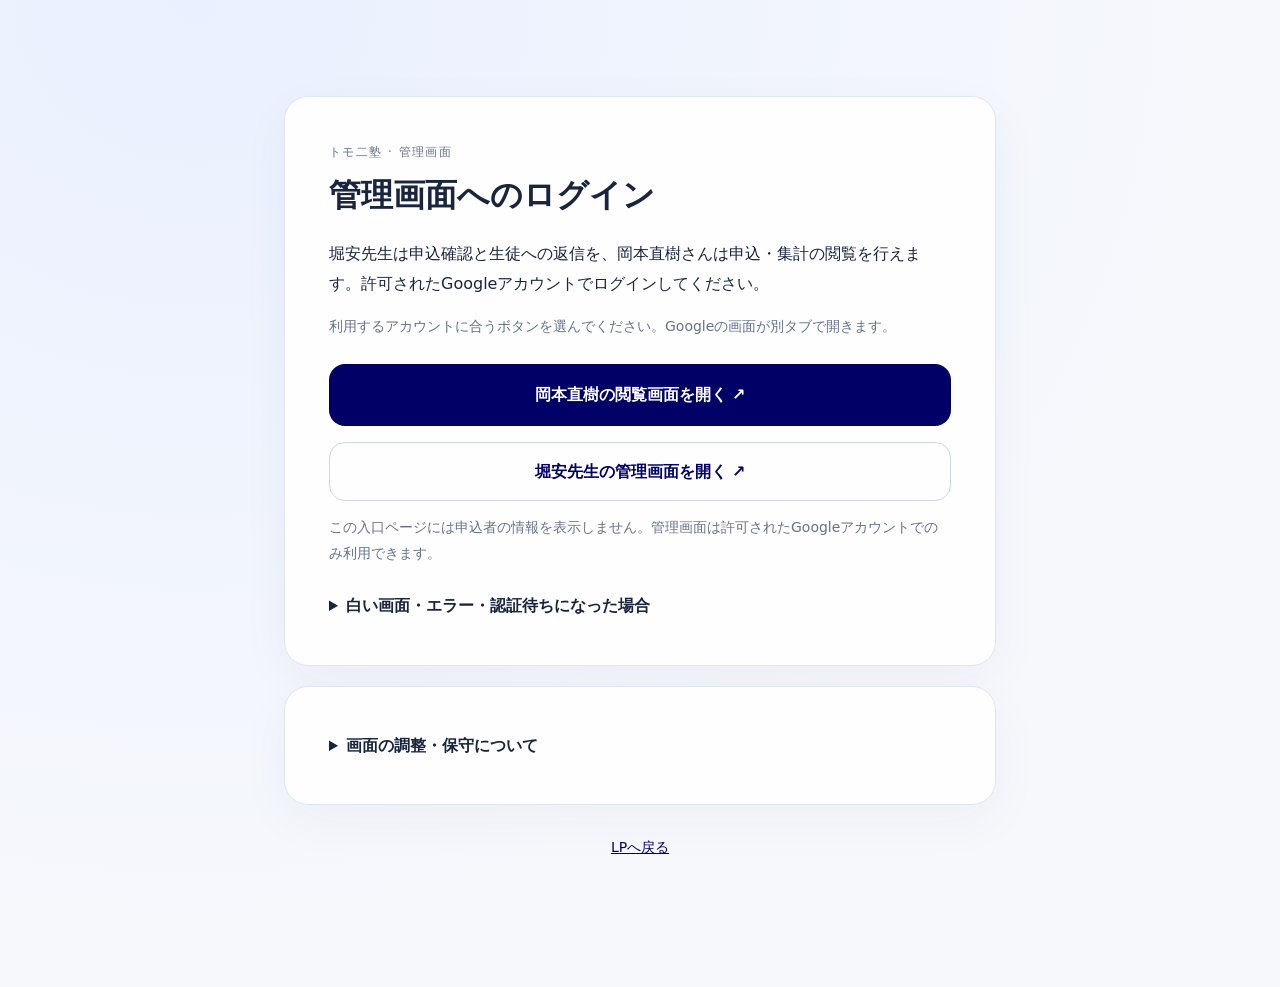
<file: dashboard.html>
<!doctype html>
<html lang="ja"><head><meta charset="utf-8"><script src="js/site-redirect.js?v=20261024-tomoni1"></script><meta name="viewport" content="width=device-width,initial-scale=1"><meta name="robots" content="noindex,nofollow"><title>トモ二塾 管理画面</title><style>
*{box-sizing:border-box}body{margin:0;background:radial-gradient(ellipse at 15% 0,#eaf0ff,transparent 65%),#f6f8fc;color:#18253d;font:16px/1.85 system-ui,-apple-system,"Hiragino Kaku Gothic ProN",sans-serif}main{max-width:760px;margin:8vh auto;padding:24px}.card{border:1px solid #dfe6f2;background:#ffffffed;border-radius:24px;padding:clamp(24px,5vw,44px);box-shadow:0 16px 52px #2436590b;margin-bottom:20px}h1{font-size:clamp(24px,5vw,32px);line-height:1.5;margin:8px 0 20px}h2{font-size:19px}.eyebrow{font-size:12px;letter-spacing:.12em;color:#65738a}a{color:#000066;overflow-wrap:anywhere}.primary{display:block;text-align:center;background:#000066;color:white;text-decoration:none;border-radius:16px;padding:16px 20px;margin:24px 0 16px;font-weight:700}.primary[hidden]{display:none}.secondary{display:block;text-align:center;border:1px solid #ccd6e8;color:#000066;text-decoration:none;border-radius:16px;padding:14px 18px;margin:12px 0;font-weight:600}.secondary[hidden]{display:none}.help{margin-top:24px}.help ol{padding-left:1.4em}.copy{font:inherit;background:white;color:#000066;border:1px solid #ccd6e8;border-radius:10px;padding:10px 14px;cursor:pointer}a:focus-visible,summary:focus-visible{outline:3px solid #6b90dc;outline-offset:4px}.muted{color:#65738a;font-size:14px}summary{cursor:pointer;font-weight:600}li{margin:10px 0}footer{text-align:center;margin:30px 0;font-size:14px}@media(max-width:480px){main{padding:16px;margin:4vh auto}}
</style></head><body><main>
<section class="card"><div class="eyebrow">トモ二塾 · 管理画面</div><h1>管理画面へのログイン</h1><p>堀安先生は申込確認と生徒への返信を、岡本直樹さんは申込・集計の閲覧を行えます。許可されたGoogleアカウントでログインしてください。</p><p id="status" class="muted">管理画面の接続先を確認しています。</p><a id="viewer" class="primary" hidden rel="noopener" target="_blank">岡本直樹の閲覧画面を開く ↗</a><a id="admin" class="secondary" hidden rel="noopener" target="_blank">堀安先生の管理画面を開く ↗</a><p class="muted">この入口ページには申込者の情報を表示しません。管理画面は許可されたGoogleアカウントでのみ利用できます。</p><div class="help"><details><summary>白い画面・エラー・認証待ちになった場合</summary><ol><li>アプリ内で進まない場合は、下のリンクをコピーしてChromeなどの通常のブラウザで開いてください。</li><li>岡本さんは会社のGoogleアカウントを選びます。複数のアカウントでうまく開けない場合は、シークレットウィンドウで会社用アカウントだけにログインしてください。</li><li>初回は別のGoogle認証画面が開くことがあります。内容と要求される権限を確認してください。認証画面を閉じたままだと元の画面は進みません。</li><li>岡本さんは申込と集計の閲覧用です。生徒への返信と通知の再送は先生が担当します。</li></ol><button id="copyViewer" class="copy" type="button" hidden>岡本用のリンクをコピー</button><p id="copyStatus" class="muted" role="status"></p></details></div></section>
<section class="card"><details><summary>画面の調整・保守について</summary><p>日常の運営は堀安先生、サイトや管理画面の表示調整は岡本側が担当します。共通の表示用CSSから配色やレイアウトを更新できます。機能の変更は、先生との確認後に制作担当が反映します。</p><ul><li><a href="https://github.com/onaoki0503-lgtm/shiritsu-english/blob/main/gas/MAINTENANCE.md" rel="noopener">共同保守の手順を開く</a></li><li><a href="https://github.com/onaoki0503-lgtm/shiritsu-english/blob/main/css/dashboard.css" rel="noopener">管理画面の表示用CSS</a></li></ul><p class="muted">データや送信処理を変更する作業は、先生側と差分を確認して反映します。</p></details></section>
<footer><a href="index.html">LPへ戻る</a></footer></main>
<script src="js/site-config.js?v=20261022-connected1"></script><script>
try{localStorage.removeItem('sfc_local_contacts');localStorage.removeItem('sfc_analytics_endpoint');}catch(_){}
const url=window.SFC_CONFIG?.adminUrl||'';
if(/^https:\/\/script\.google\.com\/macros\/s\/[A-Za-z0-9_-]+\/exec$/.test(url)){const a=document.getElementById('admin');a.href=url;a.hidden=false;const viewer=document.getElementById('viewer');viewer.href=url.replace('https://script.google.com/macros/s/','https://script.google.com/a/macros/intakingresources.com/s/');viewer.hidden=false;document.getElementById('copyViewer').hidden=false;document.getElementById('status').textContent='利用するアカウントに合うボタンを選んでください。Googleの画面が別タブで開きます。';}
else{document.getElementById('status').textContent='現在、管理画面の接続を準備しています。';}
document.getElementById('copyViewer').addEventListener('click',async()=>{
const destination=document.getElementById('viewer').href;
try{await navigator.clipboard.writeText(destination);document.getElementById('copyStatus').textContent='リンクをコピーしました。Chromeのアドレス欄に貼り付けて開いてください。';}
catch(_){document.getElementById('copyStatus').textContent='コピーできませんでした。上の閲覧画面ボタンから「リンクをコピー」を選んでください。';}
});
</script></body></html>
</file>
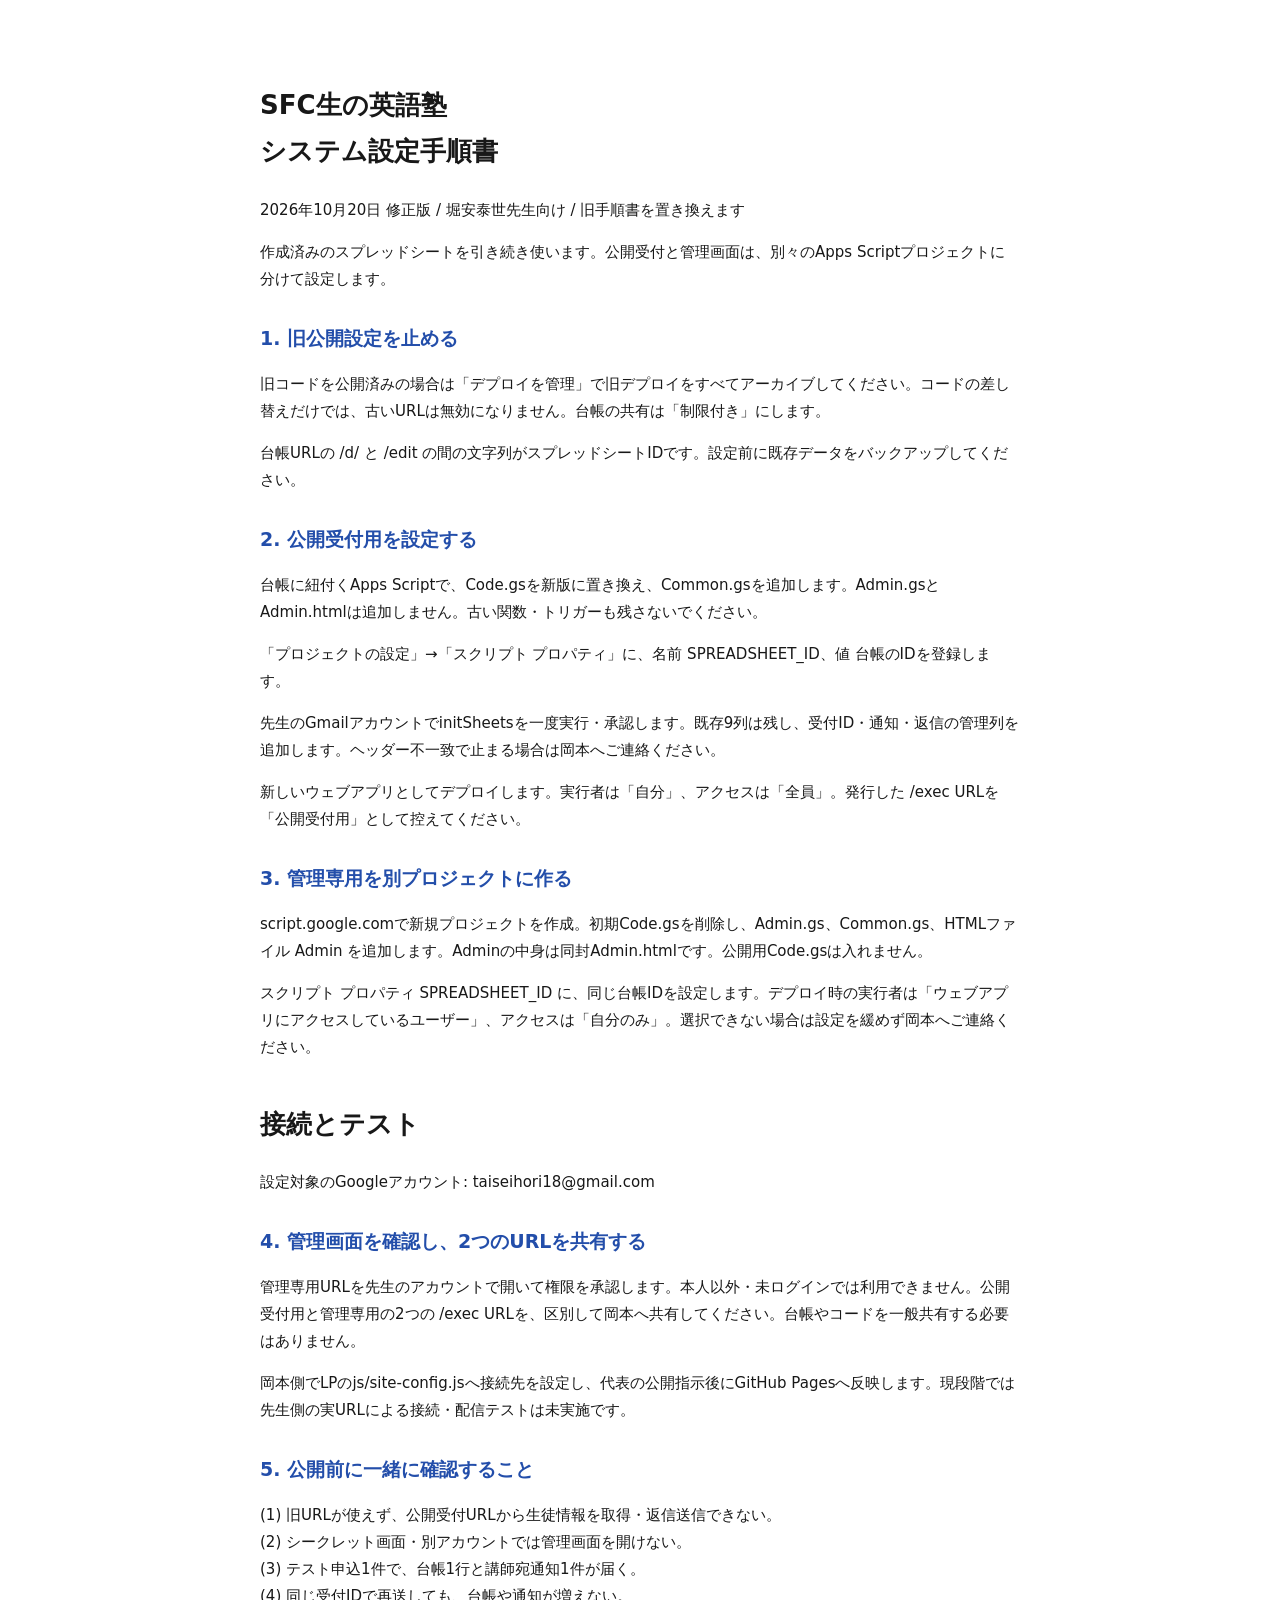
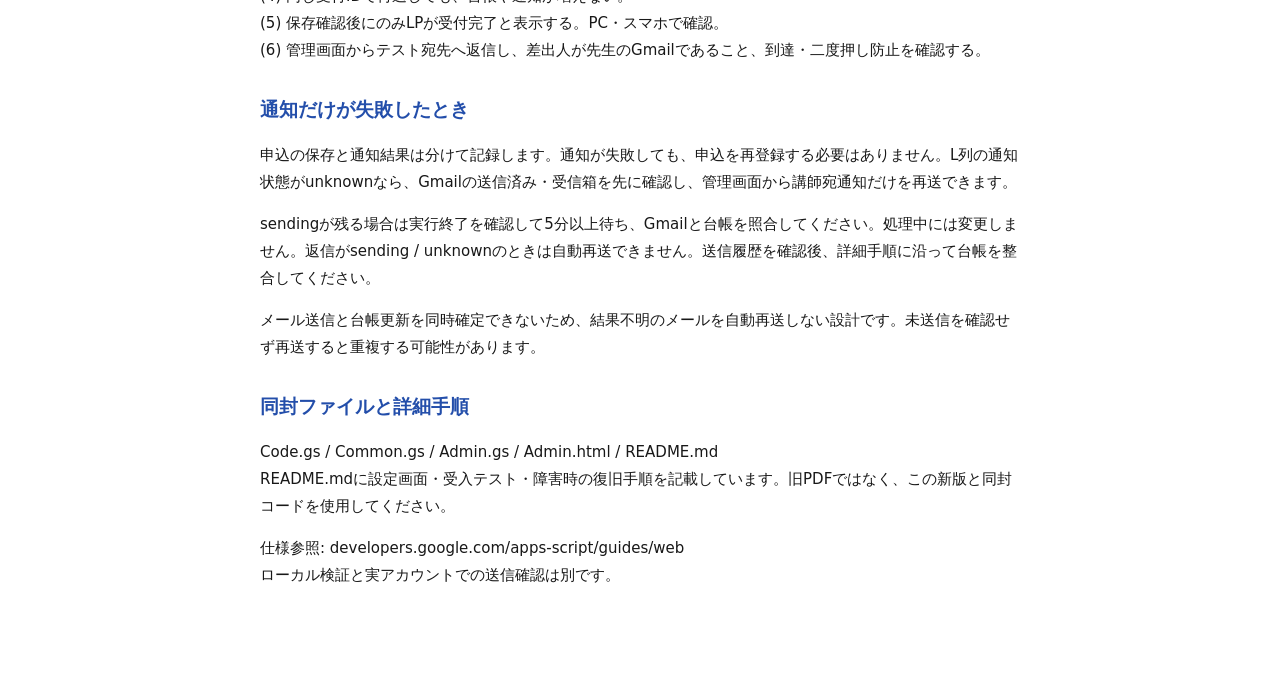
<file: 堀安先生_システム初期設定手順書.html>
<!doctype html><html lang="ja"><head><meta charset="utf-8"><meta name="viewport" content="width=device-width,initial-scale=1"><title>堀安先生 設定手順書 2026-10-20修正版</title><style>body{font:15px/1.8 system-ui,sans-serif;max-width:760px;margin:36px auto;padding:24px;color:#181818}h1{font-size:26px}h2{color:#234eaa;font-size:19px;margin-top:28px}small{color:#666}section{margin-bottom:40px}@media print{section+section{break-before:page}}</style></head><body><section><h1>SFC生の英語塾<br>システム設定手順書</h1><p>2026年10月20日 修正版 / 堀安泰世先生向け / 旧手順書を置き換えます</p><p>作成済みのスプレッドシートを引き続き使います。公開受付と管理画面は、別々のApps Scriptプロジェクトに分けて設定します。</p><h2>1. 旧公開設定を止める</h2><p>旧コードを公開済みの場合は「デプロイを管理」で旧デプロイをすべてアーカイブしてください。コードの差し替えだけでは、古いURLは無効になりません。台帳の共有は「制限付き」にします。</p><p>台帳URLの /d/ と /edit の間の文字列がスプレッドシートIDです。設定前に既存データをバックアップしてください。</p><h2>2. 公開受付用を設定する</h2><p>台帳に紐付くApps Scriptで、Code.gsを新版に置き換え、Common.gsを追加します。Admin.gsとAdmin.htmlは追加しません。古い関数・トリガーも残さないでください。</p><p>「プロジェクトの設定」→「スクリプト プロパティ」に、名前 SPREADSHEET_ID、値 台帳のIDを登録します。</p><p>先生のGmailアカウントでinitSheetsを一度実行・承認します。既存9列は残し、受付ID・通知・返信の管理列を追加します。ヘッダー不一致で止まる場合は岡本へご連絡ください。</p><p>新しいウェブアプリとしてデプロイします。実行者は「自分」、アクセスは「全員」。発行した /exec URLを「公開受付用」として控えてください。</p><h2>3. 管理専用を別プロジェクトに作る</h2><p>script.google.comで新規プロジェクトを作成。初期Code.gsを削除し、Admin.gs、Common.gs、HTMLファイル Admin を追加します。Adminの中身は同封Admin.htmlです。公開用Code.gsは入れません。</p><p>スクリプト プロパティ SPREADSHEET_ID に、同じ台帳IDを設定します。デプロイ時の実行者は「ウェブアプリにアクセスしているユーザー」、アクセスは「自分のみ」。選択できない場合は設定を緩めず岡本へご連絡ください。</p></section><section><h1>接続とテスト</h1><p>設定対象のGoogleアカウント: taiseihori18@gmail.com</p><h2>4. 管理画面を確認し、2つのURLを共有する</h2><p>管理専用URLを先生のアカウントで開いて権限を承認します。本人以外・未ログインでは利用できません。公開受付用と管理専用の2つの /exec URLを、区別して岡本へ共有してください。台帳やコードを一般共有する必要はありません。</p><p>岡本側でLPのjs/site-config.jsへ接続先を設定し、代表の公開指示後にGitHub Pagesへ反映します。現段階では先生側の実URLによる接続・配信テストは未実施です。</p><h2>5. 公開前に一緒に確認すること</h2><p>(1) 旧URLが使えず、公開受付URLから生徒情報を取得・返信送信できない。<br>(2) シークレット画面・別アカウントでは管理画面を開けない。<br>(3) テスト申込1件で、台帳1行と講師宛通知1件が届く。<br>(4) 同じ受付IDで再送しても、台帳や通知が増えない。<br>(5) 保存確認後にのみLPが受付完了と表示する。PC・スマホで確認。<br>(6) 管理画面からテスト宛先へ返信し、差出人が先生のGmailであること、到達・二度押し防止を確認する。</p><h2>通知だけが失敗したとき</h2><p>申込の保存と通知結果は分けて記録します。通知が失敗しても、申込を再登録する必要はありません。L列の通知状態がunknownなら、Gmailの送信済み・受信箱を先に確認し、管理画面から講師宛通知だけを再送できます。</p><p>sendingが残る場合は実行終了を確認して5分以上待ち、Gmailと台帳を照合してください。処理中には変更しません。返信がsending / unknownのときは自動再送できません。送信履歴を確認後、詳細手順に沿って台帳を整合してください。</p><p>メール送信と台帳更新を同時確定できないため、結果不明のメールを自動再送しない設計です。未送信を確認せず再送すると重複する可能性があります。</p><h2>同封ファイルと詳細手順</h2><p>Code.gs / Common.gs / Admin.gs / Admin.html / README.md<br>README.mdに設定画面・受入テスト・障害時の復旧手順を記載しています。旧PDFではなく、この新版と同封コードを使用してください。</p><p>仕様参照: developers.google.com/apps-script/guides/web<br>ローカル検証と実アカウントでの送信確認は別です。</p></section></body></html>
</file>
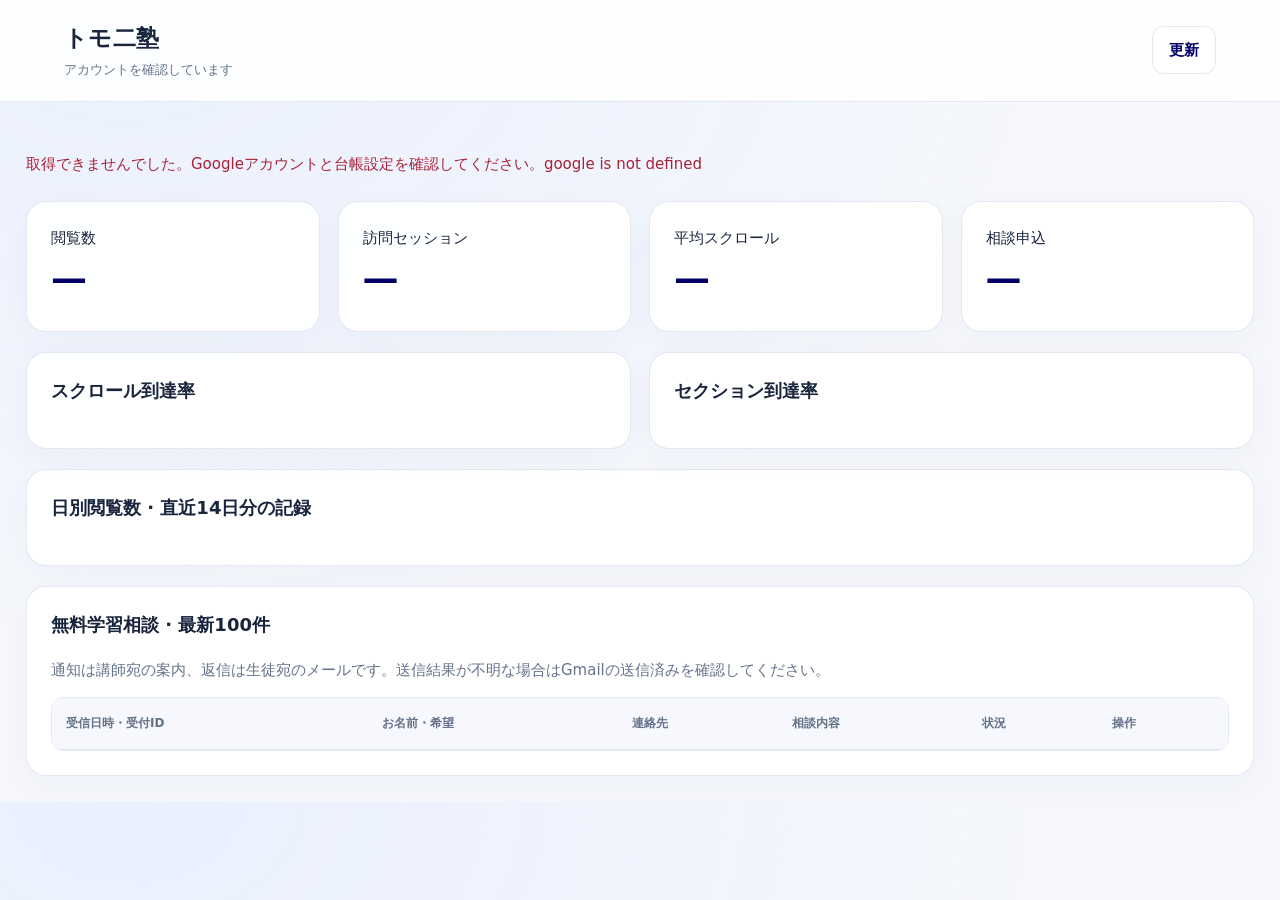
<file: gas/Admin.html>
<!doctype html>
<html lang="ja"><head><meta charset="utf-8"><base target="_top"><meta name="robots" content="noindex,nofollow"><title>トモ二塾 管理画面</title>
<style>
*{box-sizing:border-box}body{margin:0;background:#f6f6f4;color:#181818;font:15px/1.6 system-ui,sans-serif}header{padding:24px 5%;background:white;border-bottom:1px solid #ddd;display:flex;gap:20px;align-items:center;justify-content:space-between}h1{font-size:20px;margin:0}h2{font-size:18px;margin:0 0 18px}main{max-width:1400px;margin:auto;padding:24px}button{font:inherit;border:1px solid #ccc;border-radius:5px;padding:9px 14px;background:white;cursor:pointer}button:disabled{opacity:.5;cursor:wait}.primary{background:#151515;color:white}.kpis,.charts{display:grid;grid-template-columns:repeat(4,1fr);gap:16px}.charts{grid-template-columns:1fr 1fr;margin:20px 0}.card{background:white;padding:22px;border:1px solid #ddd;border-radius:8px}.value{font-size:32px;font-weight:700}small,.muted{color:#666}.table-wrap{overflow:auto}table{border-collapse:collapse;width:100%;font-size:14px}td,th{text-align:left;padding:12px;border-bottom:1px solid #ddd;vertical-align:top}th{white-space:nowrap}td p{margin:0;white-space:pre-wrap;min-width:180px;max-width:340px;overflow-wrap:anywhere}.bar{display:grid;grid-template-columns:150px 1fr 75px;gap:8px;align-items:center;margin:12px 0}.track{height:8px;background:#eee}.fill{height:100%;background:#2b55ae}dialog{border:1px solid #ccc;border-radius:8px;width:min(680px,94vw);max-height:90vh;overflow:auto;padding:24px}dialog::backdrop{background:#0006}label{display:block;margin:12px 0 4px}input,textarea{width:100%;padding:10px;font:inherit;border:1px solid #aaa;border-radius:4px}textarea{min-height:260px}.actions{display:flex;gap:8px;margin-top:16px;flex-wrap:wrap}#notice{min-height:28px;white-space:pre-wrap}.error{color:#a21c1c}@media(max-width:760px){main{padding:14px}.kpis{grid-template-columns:1fr 1fr}.charts{grid-template-columns:1fr}header{align-items:flex-start}.bar{grid-template-columns:110px 1fr 60px}.card{padding:16px}}
</style><link rel="stylesheet" href="https://onaoki0503-lgtm.github.io/shiritsu-english/css/dashboard.css">
</head><body>
<header><div><h1>トモ二塾</h1><small id="adminIdentity">アカウントを確認しています</small></div><button id="refresh">更新</button></header>
<main><p id="notice" role="status">読み込み中…</p>
<div class="kpis"><div class="card">閲覧数<div class="value" id="pv">—</div></div><div class="card">訪問セッション<div class="value" id="visitors">—</div></div><div class="card">平均スクロール<div class="value" id="scroll">—</div></div><div class="card">相談申込<div class="value" id="contacts">—</div></div></div>
<div class="charts"><section class="card"><h2>スクロール到達率</h2><div id="buckets"></div></section><section class="card"><h2>セクション到達率</h2><div id="sections"></div></section></div>
<section class="card" style="margin-bottom:20px"><h2>日別閲覧数 · 直近14日分の記録</h2><div id="daily"></div></section>
<section class="card"><h2>無料学習相談 · 最新100件</h2><p class="muted">通知は講師宛の案内、返信は生徒宛のメールです。送信結果が不明な場合はGmailの送信済みを確認してください。</p><div class="table-wrap"><table><thead><tr><th>受信日時・受付ID</th><th>お名前・希望</th><th>連絡先</th><th>相談内容</th><th>状況</th><th>操作</th></tr></thead><tbody id="rows"></tbody></table></div></section>
</main>
<dialog id="reply"><h2>返信内容を確認</h2><p class="muted">堀安先生のGoogleアカウントから送信します。日程は先生が確認して入力してください。</p><label for="to">宛先</label><input id="to" readonly><label for="subject">件名</label><input id="subject" maxlength="200"><label for="body">本文</label><textarea id="body" maxlength="10000"></textarea><p id="replyNotice" role="status"></p><div class="actions"><button id="close">閉じる</button><button class="primary" id="send">この内容で送信</button></div></dialog>
<script>
let records = [], selected = null, sending = false, canReply = false;
const el = id => document.getElementById(id);
const rpc = (method, ...args) => new Promise((resolve,reject) => google.script.run.withSuccessHandler(resolve).withFailureHandler(reject)[method](...args));
function notice(message,error=false){el('notice').textContent=message;el('notice').className=error?'error':'';}
function bars(id,entries,total){
  el(id).replaceChildren();
  entries.forEach(([label,value])=>{
    const row=document.createElement('div');row.className='bar';
    const title=document.createElement('span');title.textContent=label;
    const track=document.createElement('div');track.className='track';
    const fill=document.createElement('div');fill.className='fill';fill.style.width=Math.max(0,Math.min(100,total?value/total*100:0))+'%';track.append(fill);
    const val=document.createElement('small');val.textContent=value+'件';row.append(title,track,val);el(id).append(row);
  });
}
function cell(row,value){const td=document.createElement('td'),p=document.createElement('p');p.textContent=value;td.append(p);row.append(td);return td;}
async function load(){
  el('refresh').disabled=true;notice('読み込み中…');
  try{
    const d=await rpc('getDashboard');records=d.contacts;canReply=d.access?.canReply===true;el('adminIdentity').textContent=d.access?.label||'閲覧専用';
    ['pv','visitors','contacts'].forEach(k=>el(k).textContent=d.summary[k].toLocaleString());el('scroll').textContent=d.summary.scroll+'%';
    bars('buckets',Object.entries(d.buckets).map(([k,v])=>[k+'%まで',v]),d.summary.pv);
    const names={hero:'トップ',challenges:'お悩み',features:'塾の特徴',mentor:'講師紹介',tuition:'料金',flow:'受講の流れ',faq:'よくある質問',form_area:'申込フォーム'};
    bars('sections',Object.entries(names).map(([k,v])=>[v,d.sections[k]||0]),d.summary.pv);
    const days=Object.entries(d.daily).sort(([a],[b])=>a.localeCompare(b)).slice(-14);bars('daily',days,Math.max(1,...days.map(v=>v[1])));
    el('rows').replaceChildren();
    records.forEach(c=>{
      const tr=document.createElement('tr');cell(tr,c.date+'\n'+c.id);cell(tr,c.name+'\n'+c.grade+' / '+c.subjects+' / '+c.frequency);cell(tr,c.email+'\n'+c.tel);cell(tr,c.message);
      cell(tr,c.status+'\n通知: '+c.notification+'\n返信: '+(c.reply||'未送信'));
      const td=document.createElement('td');if(!canReply){td.textContent='閲覧専用';tr.append(td);el('rows').append(tr);return;}const b=document.createElement('button');b.textContent='返信を作成';b.disabled=Boolean(c.reply)||c.status==='返信済';b.addEventListener('click',()=>openReply(c));td.append(b);
      if(c.notification!=='sent'&&c.notification!=='sending'){
        const retry=document.createElement('button');retry.textContent='講師宛通知を再送';retry.addEventListener('click',()=>retryNotice(c,retry));td.append(retry);
      }tr.append(td);el('rows').append(tr);
    });
    notice('最終取得: '+new Date().toLocaleString('ja-JP',{timeZone:'Asia/Tokyo'})+' · セッション数は同一タブの再訪を含む参考値です。');
  }catch(e){notice('取得できませんでした。Googleアカウントと台帳設定を確認してください。'+(e.message||''),true);}
  finally{el('refresh').disabled=false;}
}
function openReply(c){
  if(!canReply||sending)return;selected=c;el('send').disabled=false;el('to').value=c.email;el('subject').value='【トモ二塾】無料学習相談について';
  el('body').value=c.name+' 様\n\n無料学習相談へのお申し込み、ありがとうございます。\nトモ二塾の堀安泰世です。\n\n'+
    'ご希望の科目や学習状況について、相談の中で詳しく伺えればと思います。\nご都合のよい日時をいくつかお知らせいただけますでしょうか。\n\nどうぞよろしくお願いいたします。\nトモ二塾 堀安泰世';
  el('replyNotice').textContent='';el('reply').showModal();
}
el('send').addEventListener('click',async()=>{
  if(!canReply||!selected||sending)return;
  if(!el('subject').value.trim()||!el('body').value.trim()){el('replyNotice').textContent='件名と本文を入力してください。';return;}
  if(!confirm(selected.email+' 宛てに、この内容で送信しますか？'))return;
  sending=true;el('send').disabled=true;el('close').disabled=true;
  try{const result=await rpc('sendReply',{id:selected.id,subject:el('subject').value,body:el('body').value});
    el('replyNotice').textContent=result.status==='already_sent'?'この申込への返信は送信済みです。':'送信しました。';await load();
  }catch(e){el('replyNotice').textContent=(e.message||'結果を確認できませんでした。')+' 再送せずGmailの送信済みを確認してください。';await load();}
  finally{sending=false;el('close').disabled=false;/* 同じ画面からの再送は無効のまま */}
});
el('close').addEventListener('click',()=>{if(!sending)el('reply').close();});
el('reply').addEventListener('cancel',e=>{if(sending)e.preventDefault();});
async function retryNotice(c,button){
  if(!canReply)return;
  if(!confirm('Gmailで通知が未受信であることを確認しましたか？ 結果不明の通知は重複する可能性があります。申込は追加せず、講師宛通知だけ再送します。'))return;
  button.disabled=true;try{await rpc('retryNotification',{id:c.id,confirmed:true});await load();}catch(e){notice(e.message||'通知結果をGmailで確認してください。',true);button.disabled=false;}
}
el('refresh').addEventListener('click',load);load();
</script></body></html>
</file>
<file: css/arch_style.css>
/* ==========================================================================
   SFC English Masterclass — Awwwards / Webby / FWA Standard UI
   Concept: Modern Editorial Intelligence / Swiss Minimalist Precision
   Update: 2026-10-02 Individual Learning Design & Mentoring (English & Essay)
   ========================================================================== */


:root {
  --color-black: #0a0a0c;
  --color-dark: #141418;
  --color-dark-sub: #1e1e24;
  --color-white: #ffffff;
  --color-light-bg: #f8f9fa;
  --color-light-gray: #f1f2f5;
  --color-card-bg: #ffffff;
  --color-text-main: #111116;
  --color-text-sub: #4b4f58;
  --color-text-muted: #7b808e;
  --color-border: #e4e6eb;
  --color-border-subtle: rgba(0, 0, 0, 0.07);
  --color-border-dark: rgba(255, 255, 255, 0.12);
  --color-accent: #F0E900; /* Signature Neon Acid Yellow */
  --color-accent-sub: #000000;
  --color-sfc-navy: #002b49;
  --color-warn: #e63946;
  --color-pass: #10b981;

  --font-en: 'Plus Jakarta Sans', -apple-system, BlinkMacSystemFont, sans-serif;
  --font-ja: 'Noto Sans JP', -apple-system, BlinkMacSystemFont, sans-serif;
  --font-mono: 'JetBrains Mono', monospace;

  --transition-smooth: all 0.4s cubic-bezier(0.16, 1, 0.3, 1);
  --transition-fast: all 0.2s ease;
  --shadow-sm: 0 2px 8px rgba(0, 0, 0, 0.04);
  --shadow-md: 0 12px 32px rgba(0, 0, 0, 0.07);
  --shadow-lg: 0 24px 60px rgba(0, 0, 0, 0.10);
  --shadow-featured: 0 20px 50px rgba(240, 233, 0, 0.18), 0 8px 24px rgba(0, 0, 0, 0.08);
}

*, *::before, *::after {
  box-sizing: border-box;
  margin: 0;
  padding: 0;
}

::selection {
  background: var(--color-accent);
  color: var(--color-black);
}

::-webkit-scrollbar {
  width: 7px;
  height: 7px;
}

::-webkit-scrollbar-track {
  background: #f4f4f6;
}

::-webkit-scrollbar-thumb {
  background: #ccc;
  border-radius: 4px;
}

::-webkit-scrollbar-thumb:hover {
  background: #999;
}

html {
  scroll-behavior: smooth;
  font-size: 16px;
  background-color: var(--color-white);
  color: var(--color-text-main);
  -webkit-font-smoothing: antialiased;
  -moz-osx-font-smoothing: grayscale;
}

body {
  font-family: var(--font-ja);
  line-height: 1.85;
  letter-spacing: 0.03em;
  overflow-x: hidden;
  position: relative;
  background: var(--color-white);
}

a {
  color: inherit;
  text-decoration: none;
  transition: var(--transition-fast);
}

img {
  max-width: 100%;
  height: auto;
  display: block;
}

/* Utilities */
.pc_only { display: block; }
.sp_only { display: none; }
@media (max-width: 768px) {
  .pc_only { display: none !important; }
  .sp_only { display: block !important; }
}

/* --------------------------------------------------------------------------
   Top Scroll Progress Bar
   -------------------------------------------------------------------------- */
.scroll_progress_bar {
  position: fixed;
  top: 0;
  left: 0;
  height: 3px;
  background: var(--color-accent);
  z-index: 9999;
  width: 0%;
  transition: width 0.1s linear;
  box-shadow: 0 0 10px rgba(240, 233, 0, 0.8);
}

/* --------------------------------------------------------------------------
   Canvas Background (Matrix / Dot Grid Network)
   -------------------------------------------------------------------------- */
.bg_canvas_box {
  position: fixed;
  top: 0;
  left: 0;
  width: 100%;
  height: 100%;
  pointer-events: none;
  z-index: 0;
  opacity: 0.35;
}

.bg_canvas {
  width: 100%;
  height: 100%;
}

/* --------------------------------------------------------------------------
   Container & Wrappers
   -------------------------------------------------------------------------- */
#container {
  position: relative;
  z-index: 1;
  width: 100%;
}

.wrapper {
  width: 100%;
  max-width: 1200px;
  margin: 0 auto;
  padding: 0 32px;
}

.wrapper_narrow {
  max-width: 860px;
  margin: 0 auto;
  padding: 0 24px;
}

/* --------------------------------------------------------------------------
   Header (Minimal & Glassmorphic)
   -------------------------------------------------------------------------- */
header {
  position: absolute;
  top: 0;
  left: 0;
  width: 100%;
  z-index: 100;
  padding: 24px 0;
  transition: var(--transition-smooth);
}

header .inner {
  max-width: 1240px;
  margin: 0 auto;
  padding: 0 32px;
  display: flex;
  justify-content: space-between;
  align-items: center;
  gap: 24px;
}

.header_logo a {
  display: flex;
  align-items: center;
  gap: 10px;
}

.logo_main {
  font-family: var(--font-ja);
  font-weight: 900;
  font-size: 1.35rem;
  letter-spacing: -0.01em;
  color: var(--color-black);
  white-space: nowrap;
}

.logo_edition {
  font-family: var(--font-en);
  font-size: 0.65rem;
  font-weight: 800;
  letter-spacing: 0.12em;
  background: var(--color-black);
  color: var(--color-white);
  padding: 3px 8px;
  border-radius: 4px;
  text-transform: uppercase;
}

.nav_global {
  display: flex;
  align-items: center;
  margin-left: auto;
  margin-right: 28px;
}

.nav_global ul {
  display: flex;
  list-style: none;
  gap: 24px;
  align-items: center;
}

.nav_global li a {
  font-family: var(--font-en);
  font-size: 0.82rem;
  font-weight: 700;
  color: #333333;
  letter-spacing: 0.08em;
  display: inline-block;
  position: relative;
  padding: 6px 2px;
  white-space: nowrap;
}

.nav_global li a::after {
  content: '';
  position: absolute;
  bottom: 0;
  left: 0;
  width: 0;
  height: 2px;
  background: var(--color-black);
  transition: width 0.3s cubic-bezier(0.16, 1, 0.3, 1);
}

.nav_global li a:hover {
  color: var(--color-black);
}

.nav_global li a:hover::after {
  width: 100%;
}

.header_cv_group {
  display: flex;
  align-items: center;
  gap: 12px;
  flex-shrink: 0;
}

.btn_cv {
  display: inline-flex;
  align-items: center;
  justify-content: center;
  font-family: var(--font-ja);
  font-size: 0.82rem;
  font-weight: 700;
  letter-spacing: 0.04em;
  padding: 9px 18px;
  border-radius: 9999px;
  white-space: nowrap;
  transition: var(--transition-smooth);
}

.btn_contact {
  background: var(--color-black);
  color: var(--color-white);
  border: 1px solid var(--color-black);
}

.btn_contact:hover {
  background: var(--color-accent);
  color: var(--color-black);
  border-color: var(--color-accent);
  transform: translateY(-2px);
  box-shadow: 0 6px 20px rgba(0, 0, 0, 0.15);
}

/* Fixed Header */
.header_fixed {
  position: fixed;
  top: -90px;
  left: 0;
  width: 100%;
  background: rgba(255, 255, 255, 0.94);
  backdrop-filter: blur(18px);
  -webkit-backdrop-filter: blur(18px);
  border-bottom: 1px solid var(--color-border-subtle);
  z-index: 1000;
  padding: 12px 0;
  transition: top 0.4s cubic-bezier(0.16, 1, 0.3, 1);
}

.header_fixed.is_show {
  top: 0;
}

.header_fixed .inner {
  max-width: 1240px;
  margin: 0 auto;
  padding: 0 32px;
  display: flex;
  justify-content: space-between;
  align-items: center;
}

/* --------------------------------------------------------------------------
   1st View (Key Visual Hero)
   -------------------------------------------------------------------------- */
.top_view {
  min-height: 94vh;
  display: flex;
  align-items: center;
  position: relative;
  padding-top: 130px;
  padding-bottom: 90px;
  background-image: 
    linear-gradient(90deg, 
      rgba(255, 255, 255, 0.98) 0%, 
      rgba(255, 255, 255, 0.93) 44%, 
      rgba(255, 255, 255, 0.45) 68%, 
      rgba(255, 255, 255, 0.05) 88%),
    url('../assets/hero_sky_bg.jpg');
  background-size: cover;
  background-position: right center;
  background-repeat: no-repeat;
  overflow: hidden;
}

.kv_inner {
  width: 100%;
  max-width: 1240px;
  margin: 0 auto;
  padding: 0 32px;
  display: flex;
  justify-content: flex-start;
  align-items: center;
  position: relative;
}

.kv_text_area {
  max-width: 760px;
  width: 100%;
  z-index: 2;
}

/* Status Pill */
.status_pill_arch {
  display: inline-flex;
  align-items: center;
  gap: 10px;
  background: rgba(255, 255, 255, 0.9);
  backdrop-filter: blur(10px);
  border: 1px solid rgba(0, 0, 0, 0.08);
  padding: 6px 14px;
  border-radius: 9999px;
  margin-bottom: 22px;
  box-shadow: 0 2px 10px rgba(0, 0, 0, 0.03);
}

.pulse_dot {
  width: 8px;
  height: 8px;
  background: #10b981;
  border-radius: 50%;
  display: inline-block;
  box-shadow: 0 0 0 0 rgba(16, 185, 129, 0.7);
  animation: pulseGreen 2s infinite;
}

@keyframes pulseGreen {
  0% { transform: scale(0.95); box-shadow: 0 0 0 0 rgba(16, 185, 129, 0.7); }
  70% { transform: scale(1); box-shadow: 0 0 0 6px rgba(16, 185, 129, 0); }
  100% { transform: scale(0.95); box-shadow: 0 0 0 0 rgba(16, 185, 129, 0); }
}

.status_text {
  font-family: var(--font-ja);
  font-size: 0.8rem;
  font-weight: 700;
  color: var(--color-black);
  letter-spacing: 0.02em;
}

/* Hero Copy */
.copy_kv {
  font-size: clamp(1.95rem, 4.4vw, 4.0rem);
  font-weight: 900;
  line-height: 1.25;
  letter-spacing: -0.03em;
  color: var(--color-black);
  margin-bottom: 22px;
}

.copy_kv span.highlight_text {
  display: inline-block;
  white-space: nowrap;
  background: linear-gradient(transparent 62%, var(--color-accent) 62%);
  padding: 0 4px;
}

.copy_kv span.sub_block {
  display: block;
  font-size: clamp(1.1rem, 2.0vw, 1.75rem);
  font-weight: 800;
  line-height: 1.45;
  color: #1a1a20;
  margin-top: 14px;
  letter-spacing: -0.01em;
}

.lead_kv {
  font-size: clamp(0.95rem, 1.2vw, 1.08rem);
  font-weight: 500;
  line-height: 2.05;
  color: #3b3f48;
  margin-bottom: 36px;
  max-width: 660px;
}

/* Action Group */
.kv_action_group {
  display: flex;
  align-items: center;
  gap: 24px;
  flex-wrap: wrap;
}

.btn_circle_wrap {
  display: inline-flex;
  align-items: center;
  gap: 18px;
  cursor: pointer;
}

.btn_circle_svg {
  position: relative;
  width: 68px;
  height: 68px;
  display: flex;
  align-items: center;
  justify-content: center;
}

.btn_circle_svg svg {
  position: absolute;
  top: 0;
  left: 0;
  width: 100%;
  height: 100%;
}

.circle_bg {
  fill: var(--color-black);
  stroke: var(--color-black);
  stroke-width: 2;
  transition: var(--transition-smooth);
}

.circle_meter {
  fill: none;
  stroke: var(--color-accent);
  stroke-width: 2.5;
  stroke-dasharray: 240;
  stroke-dashoffset: 240;
  transition: stroke-dashoffset 0.6s cubic-bezier(0.16, 1, 0.3, 1);
}

.circle_icon {
  width: 22px;
  height: 22px;
  stroke: var(--color-white);
  z-index: 2;
  transform: translateX(0);
  transition: transform 0.3s ease;
}

.btn_circle_wrap:hover .circle_bg {
  fill: var(--color-accent);
  stroke: var(--color-accent);
}

.btn_circle_wrap:hover .circle_icon {
  stroke: var(--color-black);
  transform: translateX(4px);
}

.btn_circle_wrap:hover .circle_meter {
  stroke-dashoffset: 0;
}

.btn_circle_label {
  display: flex;
  flex-direction: column;
}

.btn_circle_label .en {
  font-family: var(--font-en);
  font-weight: 800;
  font-size: 0.72rem;
  letter-spacing: 0.16em;
  color: var(--color-text-muted);
}

.btn_circle_label .jp {
  font-family: var(--font-ja);
  font-weight: 800;
  font-size: 1.05rem;
  letter-spacing: 0.02em;
  color: var(--color-black);
  transition: color 0.2s ease;
}

.btn_circle_wrap:hover .btn_circle_label .jp {
  color: #111;
  text-decoration: underline;
}

/* Scroll Down Indicator */
.scroll_indicator {
  position: absolute;
  bottom: 24px;
  left: 50%;
  transform: translateX(-50%);
  display: flex;
  flex-direction: column;
  align-items: center;
  gap: 8px;
  z-index: 5;
  opacity: 0.65;
}

.scroll_text {
  font-family: var(--font-en);
  font-size: 0.68rem;
  font-weight: 700;
  letter-spacing: 0.2em;
  color: var(--color-black);
}

.scroll_line {
  width: 1px;
  height: 36px;
  background: rgba(0, 0, 0, 0.2);
  position: relative;
  overflow: hidden;
}

.scroll_line::after {
  content: '';
  position: absolute;
  top: 0;
  left: 0;
  width: 100%;
  height: 100%;
  background: var(--color-black);
  animation: scrollDrop 2s infinite cubic-bezier(0.65, 0, 0.35, 1);
}

@keyframes scrollDrop {
  0% { transform: translateY(-100%); }
  50% { transform: translateY(0); }
  100% { transform: translateY(100%); }
}

/* --------------------------------------------------------------------------
   Student Voices Infinite Marquee (明るい背景で横に流れる受講者の声)
   -------------------------------------------------------------------------- */
.sec_voices_marquee {
  background: #f8fafc;
  padding: 48px 0 54px;
  position: relative;
  border-top: 1px solid rgba(0, 0, 0, 0.06);
  border-bottom: 1px solid rgba(0, 0, 0, 0.06);
  overflow: hidden;
}

.marquee_header {
  text-align: center;
  max-width: 800px;
  margin: 0 auto 28px;
  padding: 0 20px;
}

.marquee_pill {
  display: inline-flex;
  align-items: center;
  gap: 8px;
  background: #ffffff;
  border: 1px solid rgba(0, 0, 0, 0.08);
  box-shadow: 0 2px 8px rgba(0, 0, 0, 0.04);
  padding: 6px 16px;
  border-radius: 999px;
  font-family: var(--font-en);
  font-size: 0.76rem;
  font-weight: 700;
  letter-spacing: 0.08em;
  color: var(--color-black);
  margin-bottom: 10px;
}

.live_pulse_dot {
  width: 8px;
  height: 8px;
  border-radius: 50%;
  background: #10b981;
  box-shadow: 0 0 0 0 rgba(16, 185, 129, 0.7);
  animation: pulseDot 2s infinite;
}

@keyframes pulseDot {
  0% {
    transform: scale(0.95);
    box-shadow: 0 0 0 0 rgba(16, 185, 129, 0.7);
  }
  70% {
    transform: scale(1);
    box-shadow: 0 0 0 8px rgba(16, 185, 129, 0);
  }
  100% {
    transform: scale(0.95);
    box-shadow: 0 0 0 0 rgba(16, 185, 129, 0);
  }
}

.marquee_lead {
  font-size: 0.94rem;
  font-weight: 600;
  color: #4b5563;
  letter-spacing: -0.01em;
}

/* Marquee Scroller Track Wrap & Fading Mask */
.marquee_track_wrap {
  position: relative;
  width: 100%;
  display: flex;
  overflow: hidden;
  user-select: none;
  -webkit-mask-image: linear-gradient(to right, transparent, black 5%, black 95%, transparent);
  mask-image: linear-gradient(to right, transparent, black 5%, black 95%, transparent);
}

.marquee_track {
  display: flex;
  gap: 22px;
  flex-shrink: 0;
  animation: marqueeScroll 42s linear infinite;
  will-change: transform;
}

/* Pause scroll when hovered or tapped */
.marquee_track_wrap:hover .marquee_track,
.marquee_track_wrap:focus-within .marquee_track {
  animation-play-state: paused;
}

@keyframes marqueeScroll {
  0% {
    transform: translateX(0);
  }
  100% {
    transform: translateX(calc(-100% - 22px));
  }
}

/* Individual Voice Card */
.voice_card_marquee {
  width: 360px;
  max-width: 85vw;
  background: #ffffff;
  border: 1px solid #e5e7eb;
  border-radius: 14px;
  padding: 24px;
  box-shadow: 0 4px 16px rgba(15, 23, 42, 0.04);
  display: flex;
  flex-direction: column;
  justify-content: space-between;
  transition: transform 0.25s ease, box-shadow 0.25s ease, border-color 0.25s ease;
  flex-shrink: 0;
}

.voice_card_marquee:hover {
  transform: translateY(-3px);
  box-shadow: 0 10px 24px rgba(15, 23, 42, 0.08);
  border-color: #cbd5e1;
}

.v_card_top {
  display: flex;
  align-items: center;
  justify-content: space-between;
  gap: 8px;
  margin-bottom: 12px;
}

.v_student_tag {
  font-size: 0.72rem;
  font-weight: 700;
  padding: 4px 10px;
  border-radius: 6px;
  letter-spacing: 0.02em;
}

.v_student_tag.pass_tag {
  background: #f1f5f9;
  color: #0f172a;
  border: 1px solid #e2e8f0;
}

.v_student_tag.active_tag {
  background: #f1f5f9;
  color: #0f172a;
  border: 1px solid #e2e8f0;
}

.v_student_meta {
  font-size: 0.72rem;
  color: #64748b;
  font-weight: 500;
  white-space: nowrap;
}

.v_card_heading {
  font-size: 0.95rem;
  font-weight: 700;
  line-height: 1.5;
  color: #0f172a;
  margin-bottom: 10px;
}

.v_card_text {
  font-size: 0.82rem;
  line-height: 1.68;
  color: #475569;
  margin-bottom: 16px;
  flex-grow: 1;
}

.v_card_foot {
  display: flex;
  align-items: center;
  justify-content: space-between;
  padding-top: 12px;
  border-top: 1px dashed #f1f5f9;
}

.v_stars {
  color: #f59e0b;
  font-size: 0.88rem;
  letter-spacing: 2px;
}

.v_student_id {
  font-size: 0.72rem;
  font-weight: 600;
  color: #94a3b8;
}

/* --------------------------------------------------------------------------
   Challenges Section (ha-ko風 お悩み解決吹き出し)
   -------------------------------------------------------------------------- */
.sec_challenges {
  background: #ffffff;
  padding: 100px 0;
  position: relative;
}

.challenges_balloon_grid {
  display: grid;
  grid-template-columns: repeat(4, 1fr);
  gap: 24px;
  margin-top: 50px;
}

.challenge_balloon_item {
  display: flex;
  flex-direction: column;
  align-items: center;
}

.c_balloon_box {
  background: #f8fafc;
  border: 1px solid #e2e8f0;
  border-radius: 16px;
  padding: 24px 20px;
  width: 100%;
  min-height: 140px;
  display: flex;
  align-items: center;
  justify-content: center;
  text-align: center;
  position: relative;
  box-shadow: 0 4px 12px rgba(0, 0, 0, 0.03);
  transition: transform 0.25s ease, border-color 0.25s ease;
}

.challenge_balloon_item:hover .c_balloon_box {
  transform: translateY(-4px);
  border-color: #cbd5e1;
}

/* Balloon tail pointing downwards */
.c_balloon_box::after {
  content: '';
  position: absolute;
  bottom: -10px;
  left: 50%;
  transform: translateX(-50%);
  width: 0;
  height: 0;
  border-left: 10px solid transparent;
  border-right: 10px solid transparent;
  border-top: 10px solid #e2e8f0;
}

.c_balloon_box::before {
  content: '';
  position: absolute;
  bottom: -8px;
  left: 50%;
  transform: translateX(-50%);
  width: 0;
  height: 0;
  border-left: 9px solid transparent;
  border-right: 9px solid transparent;
  border-top: 9px solid #f8fafc;
  z-index: 1;
}

.c_balloon_txt {
  font-size: 0.92rem;
  line-height: 1.6;
  color: #1e293b;
  font-weight: 500;
}

.c_balloon_txt strong {
  color: #0f172a;
  font-weight: 700;
  border-bottom: 2px solid var(--color-accent);
}

.c_illust_wrap {
  margin: 18px 0 6px;
  width: 100%;
  display: flex;
  justify-content: center;
  align-items: center;
}

.c_illust_img {
  width: 140px;
  max-width: 80%;
  height: auto;
  object-fit: contain;
  transition: transform 0.3s ease;
}

.challenge_balloon_item:hover .c_illust_img {
  transform: translateY(-4px) scale(1.03);
}

.c_solution_note {
  margin-top: 14px;
  width: 100%;
  background: #ffffff;
  border: 1px solid #f1f5f9;
  border-radius: 12px;
  padding: 16px 15px;
  text-align: left;
  box-shadow: 0 2px 8px rgba(0, 0, 0, 0.02);
}

.c_solution_tag {
  display: inline-block;
  font-size: 0.68rem;
  font-weight: 700;
  padding: 3px 8px;
  border-radius: 4px;
  background: #f8fafc;
  color: var(--color-black);
  border: 1px solid #e2e8f0;
  margin-bottom: 8px;
  letter-spacing: 0.04em;
}

.c_solution_txt {
  font-size: 0.81rem;
  line-height: 1.72;
  color: #475569;
  word-break: auto-phrase;
  text-wrap: pretty;
}

.u_phrase {
  display: inline-block;
}

.challenges_bottom_cta {
  margin-top: 48px;
  text-align: center;
  background: #f8fafc;
  border: 1px dashed #cbd5e1;
  border-radius: 16px;
  padding: 28px 20px;
}

.c_bottom_lead {
  font-size: 0.95rem;
  font-weight: 700;
  color: #1e293b;
  margin-bottom: 14px;
}

.btn_pill_cta {
  display: inline-flex;
  align-items: center;
  gap: 8px;
  background: var(--color-black);
  color: var(--color-white);
  padding: 12px 28px;
  border-radius: 999px;
  font-size: 0.88rem;
  font-weight: 700;
  text-decoration: none;
  transition: transform 0.2s ease, background 0.2s ease, box-shadow 0.2s ease;
}

.btn_pill_cta:hover {
  background: #1e293b;
  transform: translateY(-2px);
  box-shadow: 0 6px 20px rgba(0, 0, 0, 0.15);
}

/* --------------------------------------------------------------------------
   Data Section (ha-ko風 数字で見る塾)
   -------------------------------------------------------------------------- */
.sec_data {
  background: #f8fafc;
  padding: 100px 0;
  position: relative;
  border-top: 1px solid rgba(0, 0, 0, 0.05);
  border-bottom: 1px solid rgba(0, 0, 0, 0.05);
}

.data_metrics_grid_4 {
  display: grid;
  grid-template-columns: repeat(4, 1fr);
  gap: 24px;
  margin-top: 50px;
}

.data_card_arch {
  background: #ffffff;
  border: 1px solid #e2e8f0;
  border-radius: 16px;
  padding: 28px 22px;
  box-shadow: 0 4px 16px rgba(15, 23, 42, 0.04);
  display: flex;
  flex-direction: column;
  transition: transform 0.25s ease, box-shadow 0.25s ease, border-color 0.25s ease;
}

.data_card_arch:hover {
  transform: translateY(-4px);
  box-shadow: 0 12px 28px rgba(15, 23, 42, 0.08);
  border-color: #cbd5e1;
}

.data_card_top {
  margin-bottom: 14px;
}

.data_badge {
  display: inline-block;
  font-family: var(--font-en);
  font-size: 0.66rem;
  font-weight: 700;
  letter-spacing: 0.08em;
  color: #64748b;
  margin-bottom: 4px;
}

.data_title {
  font-size: 0.88rem;
  font-weight: 700;
  color: #0f172a;
}

.data_icon_wrap {
  width: 56px;
  height: 56px;
  margin: 12px 0 6px;
  display: flex;
  align-items: center;
  justify-content: center;
}

.data_icon_img {
  width: 52px;
  height: 52px;
  object-fit: contain;
}

.data_number_wrap {
  display: flex;
  align-items: baseline;
  gap: 4px;
  margin: 8px 0 12px;
}

.data_num_val {
  font-family: var(--font-en);
  font-size: clamp(2.2rem, 3.2vw, 3rem);
  font-weight: 800;
  line-height: 1;
  color: #0f172a;
  letter-spacing: -0.03em;
}

.data_num_val.highlight_accent {
  color: #0f172a;
  background: linear-gradient(180deg, transparent 65%, var(--color-accent) 65%);
}

.data_unit {
  font-size: 0.88rem;
  font-weight: 700;
  color: #64748b;
  margin-left: 2px;
}

.data_slash {
  font-size: 1.5rem;
  font-weight: 300;
  color: #cbd5e1;
  margin: 0 4px;
}

.data_lead_txt {
  font-size: 0.92rem;
  font-weight: 700;
  color: #1e293b;
  margin-bottom: 8px;
}

.data_desc_txt {
  font-size: 0.78rem;
  line-height: 1.62;
  color: #64748b;
}

/* --------------------------------------------------------------------------
   Editorial Section Layouts
   -------------------------------------------------------------------------- */
.sec {
  padding: 100px 0;
  position: relative;
}

.sec_about {
  background: var(--color-white);
}

.sec_analysis {
  background: var(--color-light-bg);
  border-top: 1px solid var(--color-border);
  border-bottom: 1px solid var(--color-border);
}

.sec_method {
  background: var(--color-white);
}

.sec_mentor {
  background: var(--color-white);
  border-top: 1px solid var(--color-border);
}

.sec_capacity {
  background: var(--color-light-bg);
  border-top: 1px solid var(--color-border);
  border-bottom: 1px solid var(--color-border);
}

.sec_faq {
  background: var(--color-light-bg);
  border-top: 1px solid var(--color-border);
  border-bottom: 1px solid var(--color-border);
}

/* Editorial Header */
.editorial_header {
  margin-bottom: 50px;
}

.editorial_header.text_center {
  text-align: center;
}

.editorial_index {
  display: flex;
  align-items: center;
  gap: 8px;
  font-family: var(--font-mono);
  font-size: 0.82rem;
  font-weight: 700;
  letter-spacing: 0.12em;
  color: var(--color-text-muted);
  margin-bottom: 14px;
}

.index_num {
  color: var(--color-black);
  background: var(--color-accent);
  padding: 2px 6px;
  border-radius: 3px;
  font-weight: 800;
}

.index_divider {
  color: #ccc;
}

.index_tag {
  text-transform: uppercase;
}

.editorial_title {
  font-size: clamp(1.8rem, 3.2vw, 2.8rem);
  font-weight: 900;
  line-height: 1.35;
  letter-spacing: -0.02em;
  color: var(--color-black);
  margin-bottom: 16px;
}

.editorial_sub {
  font-size: clamp(0.95rem, 1.2vw, 1.05rem);
  line-height: 1.8;
  color: var(--color-text-sub);
  max-width: 760px;
}

.editorial_header.text_center .editorial_sub {
  margin: 0 auto;
}

/* --------------------------------------------------------------------------
   About Section (Manifesto Grid)
   -------------------------------------------------------------------------- */
.about_manifesto_grid {
  display: grid;
  grid-template-columns: 1.2fr 1fr;
  gap: 40px;
  align-items: stretch;
}

.manifesto_lead_card {
  background: var(--color-light-bg);
  border: 1px solid var(--color-border);
  border-radius: 12px;
  padding: 40px;
  position: relative;
  display: flex;
  flex-direction: column;
  justify-content: space-between;
}

.quote_mark {
  font-family: Georgia, serif;
  font-size: 5rem;
  line-height: 1;
  color: var(--color-accent);
  opacity: 0.8;
  margin-bottom: -20px;
}

.manifesto_text {
  font-size: 1.02rem;
  line-height: 2.0;
  color: var(--color-text-main);
  margin-bottom: 28px;
}

.manifesto_author {
  display: flex;
  flex-direction: column;
  border-top: 1px solid var(--color-border);
  padding-top: 18px;
}

.author_role {
  font-family: var(--font-en);
  font-size: 0.72rem;
  font-weight: 800;
  letter-spacing: 0.12em;
  color: var(--color-text-muted);
  text-transform: uppercase;
}

.author_name {
  font-size: 0.95rem;
  font-weight: 700;
  color: var(--color-black);
}

.manifesto_pillars {
  display: flex;
  flex-direction: column;
  gap: 18px;
}

.pillar_card {
  background: var(--color-white);
  border: 1px solid var(--color-border);
  border-radius: 10px;
  padding: 22px 26px;
  display: flex;
  gap: 20px;
  align-items: flex-start;
  transition: var(--transition-smooth);
}

.pillar_card:hover {
  border-color: var(--color-black);
  transform: translateX(4px);
  box-shadow: var(--shadow-sm);
}

.pillar_num {
  font-family: var(--font-mono);
  font-size: 1.25rem;
  font-weight: 800;
  color: var(--color-black);
  background: var(--color-light-gray);
  padding: 6px 12px;
  border-radius: 6px;
  line-height: 1;
}

.pillar_content {
  flex: 1;
}

.pillar_title {
  font-size: 1.05rem;
  font-weight: 800;
  margin-bottom: 6px;
  color: var(--color-black);
}

.pillar_desc {
  font-size: 0.88rem;
  line-height: 1.7;
  color: var(--color-text-sub);
}

/* --------------------------------------------------------------------------
   Subjects Section (2 Cards: English & Essay)
   -------------------------------------------------------------------------- */
.subjects_grid_2 {
  display: grid;
  grid-template-columns: 1fr 1fr;
  gap: 28px;
}

.subject_card_arch {
  background: var(--color-white);
  border: 1px solid var(--color-border);
  border-radius: 14px;
  padding: 38px 32px;
  box-shadow: var(--shadow-sm);
  transition: var(--transition-smooth);
  display: flex;
  flex-direction: column;
}

.subject_card_arch:hover {
  border-color: var(--color-black);
  transform: translateY(-4px);
  box-shadow: var(--shadow-md);
}

.subject_card_head {
  margin-bottom: 16px;
}

.subject_badge {
  font-family: var(--font-mono);
  font-size: 0.72rem;
  font-weight: 800;
  letter-spacing: 0.1em;
  background: var(--color-black);
  color: var(--color-white);
  padding: 4px 10px;
  border-radius: 4px;
  display: inline-block;
  margin-bottom: 10px;
}

.subject_title {
  font-size: 1.45rem;
  font-weight: 900;
  color: var(--color-black);
}

.subject_lead {
  font-size: 0.95rem;
  line-height: 1.8;
  color: var(--color-text-sub);
  margin-bottom: 24px;
  padding-bottom: 20px;
  border-bottom: 1px solid var(--color-border);
}

.subject_points {
  display: flex;
  flex-direction: column;
  gap: 18px;
  flex-grow: 1;
}

.s_point_item {
  display: flex;
  gap: 12px;
  align-items: flex-start;
}

.s_point_bullet {
  color: var(--color-black);
  font-size: 0.75rem;
  margin-top: 5px;
}

.s_point_text strong {
  display: block;
  font-size: 0.96rem;
  font-weight: 800;
  color: var(--color-black);
  margin-bottom: 4px;
}

.s_point_text p {
  font-size: 0.86rem;
  line-height: 1.7;
  color: var(--color-text-sub);
}

/* --------------------------------------------------------------------------
   Session Flow Card & Mentoring System
   -------------------------------------------------------------------------- */
.session_flow_card {
  background: transparent;
  border: none;
  border-radius: 0;
  padding: 0;
  margin-bottom: 32px;
}

.flow_card_header {
  margin-bottom: 24px;
}

.flow_badge {
  font-family: var(--font-mono);
  font-size: 0.72rem;
  font-weight: 800;
  letter-spacing: 0.12em;
  background: var(--color-accent);
  color: var(--color-black);
  padding: 4px 10px;
  border-radius: 4px;
  display: inline-block;
  margin-bottom: 10px;
}

.flow_title {
  font-size: 1.4rem;
  font-weight: 900;
  color: var(--color-black);
  margin-bottom: 6px;
}

.flow_subtitle {
  font-size: 0.9rem;
  color: var(--color-text-sub);
}

.steps_row_3 {
  display: grid;
  grid-template-columns: repeat(3, 1fr);
  gap: 24px;
}

.step_block {
  background: transparent;
  border: none;
  border-top: 2px solid var(--color-black);
  border-radius: 0;
  padding: 20px 0 0 0;
  display: flex;
  flex-direction: column;
}

.step_num_arch {
  font-family: var(--font-mono);
  font-size: 0.76rem;
  font-weight: 800;
  letter-spacing: 0.1em;
  color: var(--color-text-muted);
  margin-bottom: 10px;
}

.step_name {
  font-size: 1.05rem;
  font-weight: 800;
  color: var(--color-black);
  margin-bottom: 8px;
  line-height: 1.4;
}

.step_text {
  font-size: 0.86rem;
  line-height: 1.7;
  color: var(--color-text-sub);
}

.support_features_grid {
  display: grid;
  grid-template-columns: 1fr 1fr;
  gap: 24px;
}

.feature_support_card {
  background: var(--color-light-bg);
  border: 1px solid var(--color-border);
  border-radius: 12px;
  padding: 28px 24px;
}

.f_icon_box {
  width: 44px;
  height: 44px;
  border-radius: 8px;
  background: var(--color-black);
  color: var(--color-accent);
  display: flex;
  align-items: center;
  justify-content: center;
  margin-bottom: 16px;
}

.f_title {
  font-size: 1.1rem;
  font-weight: 800;
  color: var(--color-black);
  margin-bottom: 10px;
}

.f_desc {
  font-size: 0.88rem;
  line-height: 1.8;
  color: var(--color-text-sub);
}

/* --------------------------------------------------------------------------
   Mentor Profile Section
   -------------------------------------------------------------------------- */
.mentor_profile_card_arch {
  background: transparent;
  border: none;
  border-radius: 0;
  padding: 0;
  display: grid;
  grid-template-columns: 0.85fr 1.35fr;
  gap: 48px;
  align-items: center;
}

.mentor_img_frame {
  position: relative;
  border-radius: 12px;
  overflow: hidden;
  box-shadow: var(--shadow-md);
}

.mentor_portrait {
  width: 100%;
  height: auto;
  aspect-ratio: 4 / 5;
  object-fit: cover;
  display: block;
}

.mentor_photo_badge {
  position: absolute;
  bottom: 16px;
  right: 16px;
  background: rgba(10, 10, 12, 0.88);
  backdrop-filter: blur(8px);
  border: 1px solid rgba(255, 255, 255, 0.2);
  padding: 8px 14px;
  border-radius: 8px;
  display: flex;
  flex-direction: column;
  align-items: center;
}

.mentor_photo_badge .badge_main {
  font-size: 0.95rem;
  font-weight: 900;
  color: var(--color-accent);
}

.mentor_photo_badge .badge_sub {
  font-family: var(--font-en);
  font-size: 0.62rem;
  font-weight: 800;
  letter-spacing: 0.1em;
  color: #fff;
}

.mentor_role_ribbon {
  display: inline-block;
  font-family: var(--font-mono);
  font-size: 0.72rem;
  font-weight: 800;
  letter-spacing: 0.12em;
  color: var(--color-text-muted);
  margin-bottom: 8px;
}

.mentor_full_name {
  font-size: clamp(1.8rem, 2.8vw, 2.4rem);
  font-weight: 900;
  letter-spacing: -0.01em;
  color: var(--color-black);
  margin-bottom: 6px;
}

.mentor_academic {
  font-size: 0.92rem;
  color: var(--color-text-sub);
  margin-bottom: 24px;
  padding-bottom: 14px;
  border-bottom: 1px solid var(--color-border);
}

.mentor_story_box {
  background: transparent;
  border: none;
  border-left: 3px solid var(--color-black);
  border-radius: 0;
  padding: 4px 0 4px 18px;
  margin-bottom: 24px;
}

.story_heading {
  font-size: 0.98rem;
  font-weight: 800;
  color: var(--color-black);
  margin-bottom: 10px;
}

.story_p {
  font-size: 0.92rem;
  line-height: 1.85;
  color: var(--color-text-sub);
}

.mentor_credentials_list {
  padding-top: 18px;
  border-top: 1px solid var(--color-border);
  display: flex;
  flex-direction: column;
  gap: 10px;
}

.credential_row {
  display: flex;
  align-items: baseline;
  gap: 16px;
  font-size: 0.90rem;
  line-height: 1.6;
}

.credential_label {
  font-weight: 700;
  color: var(--color-black);
  min-width: 135px;
  font-size: 0.88rem;
  letter-spacing: -0.01em;
}

.credential_val {
  color: var(--color-text-sub);
  font-size: 0.90rem;
}

/* --------------------------------------------------------------------------
   Features Grid (Section 02)
   -------------------------------------------------------------------------- */
.features_grid_3 {
  display: grid;
  grid-template-columns: repeat(3, 1fr);
  gap: 24px;
  margin-top: 24px;
}

.feature_card_arch {
  background: var(--color-white);
  border: 1px solid var(--color-border);
  border-radius: 12px;
  padding: 32px 28px;
  transition: var(--transition-smooth);
}

.feature_card_arch:hover {
  border-color: var(--color-black);
  transform: translateY(-4px);
  box-shadow: var(--shadow-md);
}

.feature_card_top {
  display: flex;
  align-items: center;
  justify-content: space-between;
  margin-bottom: 16px;
}

.feature_num {
  font-family: var(--font-mono);
  font-size: 1.25rem;
  font-weight: 800;
  color: var(--color-text-muted);
}

.feature_badge {
  font-family: var(--font-en);
  font-size: 0.72rem;
  font-weight: 800;
  letter-spacing: 0.08em;
  background: var(--color-black);
  color: var(--color-white);
  padding: 3px 10px;
  border-radius: 4px;
}

.feature_title {
  font-size: 1.25rem;
  font-weight: 900;
  color: var(--color-black);
  margin-bottom: 12px;
  line-height: 1.4;
}

.feature_desc {
  font-size: 0.88rem;
  line-height: 1.75;
  color: var(--color-text-sub);
}

/* System LINE Box */
.system_line_box {
  background: var(--color-white);
  border: 1px solid var(--color-border);
  border-radius: 10px;
  padding: 20px 24px;
  display: flex;
  align-items: flex-start;
  gap: 16px;
  margin-top: 28px;
}

.line_box_icon {
  font-size: 1.6rem;
  line-height: 1;
}

.line_box_text strong {
  display: block;
  font-size: 0.95rem;
  color: var(--color-black);
  margin-bottom: 4px;
}

.line_box_text p {
  font-size: 0.86rem;
  color: var(--color-text-sub);
  line-height: 1.6;
  margin: 0;
}

/* --------------------------------------------------------------------------
   Tuition Plans Section (Overhauled with Common Strip, Tabs, Matrix)
   -------------------------------------------------------------------------- */
.capacity_arch_box {
  background: transparent;
  border: none;
  border-radius: 0;
  padding: 0;
}

.capacity_top_meta {
  text-align: center;
  max-width: 800px;
  margin: 0 auto 36px;
}

.capacity_badge_pill {
  display: inline-flex;
  align-items: center;
  gap: 8px;
  font-family: var(--font-en);
  font-size: 0.76rem;
  font-weight: 800;
  letter-spacing: 0.1em;
  background: var(--color-black);
  color: var(--color-white);
  padding: 6px 14px;
  border-radius: 9999px;
  margin-bottom: 16px;
}

.capacity_title {
  font-size: clamp(1.8rem, 2.8vw, 2.4rem);
  font-weight: 900;
  color: var(--color-black);
  margin-bottom: 14px;
}

.capacity_lead {
  font-size: 0.95rem;
  line-height: 1.8;
  color: var(--color-text-sub);
}

/* Integrated Tuition Matrix Table */
.tuition_matrix_wrapper {
  background: var(--color-white);
  border: 1px solid var(--color-border);
  border-radius: 12px;
  padding: 24px;
  margin-top: 24px;
  overflow-x: auto;
  -webkit-overflow-scrolling: touch;
}

.tuition_matrix_table {
  width: 100%;
  border-collapse: collapse;
  font-size: 0.88rem;
  min-width: 680px;
}

.tuition_matrix_table th,
.tuition_matrix_table td {
  padding: 16px 14px;
  text-align: center;
  border: 1px solid var(--color-border);
  vertical-align: middle;
}

.tuition_matrix_table thead th {
  background: var(--color-light-gray);
  font-weight: 800;
  color: var(--color-black);
  font-size: 0.88rem;
  letter-spacing: 0.02em;
}

.tuition_matrix_table thead th.th_category {
  width: 26%;
  background: #eaedf2;
}

.tuition_matrix_table thead th.th_plan {
  width: 24.6%;
  position: relative;
}

.tuition_matrix_table thead th.th_rec {
  background: #f1f5f9;
  border-top: 3px solid var(--color-black);
  color: var(--color-black);
}

.th_rec_badge {
  display: inline-block;
  background: var(--color-accent);
  color: var(--color-black);
  font-size: 0.68rem;
  font-weight: 900;
  letter-spacing: 0.05em;
  padding: 2px 8px;
  border-radius: 4px;
  margin-bottom: 4px;
}

.tuition_matrix_table td.td_plan_name {
  text-align: left;
  background: #fafbfc;
  padding: 18px 16px;
}

.plan_badge_mono {
  display: inline-block;
  font-size: 0.7rem;
  font-weight: 800;
  background: var(--color-black);
  color: var(--color-white);
  padding: 2px 8px;
  border-radius: 4px;
  margin-bottom: 6px;
}

.tuition_matrix_table td.td_plan_name strong {
  display: block;
  font-size: 1.02rem;
  font-weight: 900;
  color: var(--color-black);
  margin-bottom: 4px;
}

.plan_target_summary {
  font-size: 0.74rem;
  color: var(--color-text-sub);
  line-height: 1.4;
  margin: 0;
}

.table_price_val {
  font-family: var(--font-en);
  font-size: 1.75rem;
  font-weight: 900;
  color: var(--color-black);
  letter-spacing: -0.02em;
  line-height: 1.1;
}

.table_price_val.highlight {
  color: var(--color-black);
  font-size: 1.9rem;
}

.table_price_unit {
  font-size: 0.72rem;
  color: var(--color-text-sub);
  margin-top: 3px;
  font-weight: 600;
}

.table_plan_target {
  font-size: 0.73rem;
  color: var(--color-text-sub);
  line-height: 1.4;
  margin-top: 8px;
  padding-top: 8px;
  border-top: 1px dashed var(--color-border);
}

.tuition_matrix_table td.td_rec {
  background: #fdfefe;
  position: relative;
  box-shadow: inset 0 0 0 1px #cbd5e1;
}

/* サポート内容 統合行 */
.tr_support_header td {
  background: #f1f5f9;
  text-align: left;
  padding: 12px 16px;
  font-size: 0.88rem;
  color: var(--color-black);
  border-top: 2px solid var(--color-border-dark);
}

.tr_support_row td {
  padding: 14px 16px;
  font-size: 0.84rem;
}

.td_support_label {
  text-align: left !important;
  font-weight: 800;
  color: var(--color-black);
  background: #fafbfc;
  white-space: nowrap;
}

.td_support_detail {
  text-align: left !important;
  color: var(--color-text);
  line-height: 1.6;
}

.matrix_note {
  font-size: 0.76rem;
  color: var(--color-text-muted);
  margin-top: 14px;
  text-align: center;
}

/* Capacity Notice & Mega CTA */
.capacity_cta_area {
  text-align: center;
}

.btn_mega_cta {
  display: inline-flex;
  flex-direction: column;
  align-items: center;
  background: var(--color-black);
  color: var(--color-white);
  padding: 18px 48px;
  border-radius: 9999px;
  transition: var(--transition-smooth);
}

.btn_mega_cta .cta_en {
  font-family: var(--font-en);
  font-size: 0.72rem;
  font-weight: 800;
  letter-spacing: 0.16em;
  color: var(--color-accent);
}

.btn_mega_cta .cta_ja {
  font-size: 1.05rem;
  font-weight: 800;
  letter-spacing: 0.04em;
}

.btn_mega_cta:hover {
  background: var(--color-accent);
  color: var(--color-black);
  transform: translateY(-2px);
  box-shadow: 0 10px 30px rgba(0, 0, 0, 0.2);
}

.btn_mega_cta:hover .cta_en {
  color: var(--color-black);
}

/* --------------------------------------------------------------------------
   Consultation Flow (Vertical Steps)
   -------------------------------------------------------------------------- */
.flow_steps_vertical {
  display: flex;
  flex-direction: column;
  gap: 16px;
}

.v_step_item {
  background: var(--color-white);
  border: 1px solid var(--color-border);
  border-radius: 10px;
  padding: 24px 28px;
  display: flex;
  gap: 24px;
  align-items: flex-start;
  transition: var(--transition-smooth);
}

.v_step_item:hover {
  border-color: var(--color-black);
  transform: translateX(4px);
}

.v_step_item.is_goal {
  border-left: 4px solid var(--color-accent);
  background: #fdfdfc;
}

.v_step_badge {
  font-family: var(--font-mono);
  font-size: 1.2rem;
  font-weight: 800;
  background: var(--color-light-gray);
  color: var(--color-black);
  padding: 6px 14px;
  border-radius: 6px;
  line-height: 1;
}

.v_step_item.is_goal .v_step_badge {
  background: var(--color-black);
  color: var(--color-accent);
}

.v_step_content {
  flex: 1;
}

.v_step_title {
  font-size: 1.1rem;
  font-weight: 800;
  color: var(--color-black);
  margin-bottom: 6px;
}

.v_step_desc {
  font-size: 0.88rem;
  line-height: 1.75;
  color: var(--color-text-sub);
}

/* --------------------------------------------------------------------------
   FAQ Section
   -------------------------------------------------------------------------- */
.faq_list_arch {
  display: flex;
  flex-direction: column;
  gap: 16px;
}

.faq_item_arch {
  background: var(--color-white);
  border: 1px solid var(--color-border);
  border-radius: 10px;
  overflow: hidden;
  transition: var(--transition-smooth);
}

.faq_item_arch:hover {
  border-color: #333;
}

.faq_q_arch {
  padding: 22px 26px;
  display: flex;
  align-items: center;
  gap: 16px;
  cursor: pointer;
  user-select: none;
}

.faq_q_badge {
  font-family: var(--font-mono);
  font-size: 0.85rem;
  font-weight: 800;
  background: var(--color-black);
  color: var(--color-white);
  padding: 4px 10px;
  border-radius: 4px;
}

.faq_q_text {
  font-size: 0.98rem;
  font-weight: 800;
  color: var(--color-black);
  flex-grow: 1;
  line-height: 1.5;
}

.faq_icon_arch {
  width: 28px;
  height: 28px;
  display: flex;
  align-items: center;
  justify-content: center;
  transition: transform 0.3s ease;
  flex-shrink: 0;
}

.faq_item_arch.is_open .faq_icon_arch {
  transform: rotate(45deg);
}

.faq_a_arch {
  max-height: 0;
  overflow: hidden;
  transition: max-height 0.4s cubic-bezier(0.16, 1, 0.3, 1);
}

.faq_a_inner {
  padding: 0 26px 24px 62px;
  font-size: 0.92rem;
  line-height: 1.85;
  color: var(--color-text-sub);
  border-top: 1px solid var(--color-border-subtle);
  padding-top: 16px;
}

/* --------------------------------------------------------------------------
   Contact Section (Luxury Dark CTA & Modern Form)
   -------------------------------------------------------------------------- */
.sec_cmn_contact {
  background: var(--color-black);
  color: var(--color-white);
  padding: 100px 0;
  position: relative;
}

.cmn_contact_flex {
  text-align: center;
  max-width: 760px;
  margin: 0 auto 48px;
}

.contact_meta_tag {
  font-family: var(--font-mono);
  font-size: 0.76rem;
  font-weight: 800;
  letter-spacing: 0.16em;
  color: var(--color-accent);
  margin-bottom: 12px;
}

.contact_headline {
  font-size: clamp(1.8rem, 3.2vw, 2.6rem);
  font-weight: 900;
  line-height: 1.35;
  margin-bottom: 16px;
}

.cmn_contact_lead {
  font-size: 0.95rem;
  line-height: 1.8;
  color: #a4a9b6;
}

/* Contact Channels Dual Box (LINE vs Web Form) */
.contact_channels_box {
  display: grid;
  grid-template-columns: 1fr 1fr;
  gap: 20px;
  max-width: 820px;
  margin: 0 auto 28px;
}

.c_channel_card {
  background: var(--color-white);
  border-radius: 14px;
  padding: 30px 24px;
  display: flex;
  flex-direction: column;
  justify-content: space-between;
  border: 1px solid var(--color-border);
  box-shadow: 0 16px 40px rgba(0, 0, 0, 0.25);
  transition: var(--transition-smooth);
}

.c_channel_card:hover {
  transform: translateY(-3px);
  box-shadow: 0 20px 48px rgba(0, 0, 0, 0.35);
}

.c_channel_badge {
  display: inline-block;
  align-self: flex-start;
  font-family: var(--font-en);
  font-size: 0.68rem;
  font-weight: 900;
  letter-spacing: 0.08em;
  padding: 3px 8px;
  border-radius: 4px;
  margin-bottom: 14px;
  background: #06C755;
  color: #ffffff;
}

.c_channel_badge.mono {
  background: var(--color-black);
  color: var(--color-white);
}

.c_channel_icon {
  margin-bottom: 12px;
}

.c_channel_title {
  font-size: 1.15rem;
  font-weight: 900;
  color: var(--color-black);
  margin-bottom: 8px;
}

.c_channel_desc {
  font-size: 0.82rem;
  color: var(--color-text-sub);
  line-height: 1.6;
  margin-bottom: 20px;
  flex-grow: 1;
}

.btn_channel_line {
  display: inline-flex;
  align-items: center;
  justify-content: center;
  gap: 8px;
  background: #06C755;
  color: #ffffff;
  padding: 13px 20px;
  border-radius: 8px;
  font-size: 0.92rem;
  font-weight: 800;
  text-decoration: none;
  transition: var(--transition-fast);
}

.btn_channel_line:hover {
  background: #05b04c;
  color: #ffffff;
  transform: translateY(-1px);
}

.btn_channel_form {
  display: inline-flex;
  align-items: center;
  justify-content: center;
  background: #f1f5f9;
  color: var(--color-black);
  padding: 13px 20px;
  border-radius: 8px;
  font-size: 0.92rem;
  font-weight: 800;
  text-decoration: none;
  border: 1px solid var(--color-border);
  transition: var(--transition-fast);
}

.btn_channel_form:hover {
  background: var(--color-black);
  color: var(--color-white);
}

/* Contact Form Card */
.contact_form_arch {
  background: var(--color-white);
  border-radius: 16px;
  padding: 52px 48px;
  color: var(--color-black);
  max-width: 820px;
  margin: 0 auto;
  box-shadow: 0 30px 80px rgba(0, 0, 0, 0.4);
}

.form_header_box {
  margin-bottom: 32px;
}

.form_step_badge {
  font-family: var(--font-mono);
  font-size: 0.72rem;
  font-weight: 800;
  letter-spacing: 0.1em;
  color: var(--color-text-muted);
}

.form_main_title {
  font-size: 1.5rem;
  font-weight: 900;
  color: var(--color-black);
  margin-top: 6px;
  margin-bottom: 6px;
}

.form_sub_title {
  font-size: 0.88rem;
  color: var(--color-text-sub);
}

.form_grid_2 {
  display: grid;
  grid-template-columns: 1fr 1fr;
  gap: 20px;
}

.form_group_arch {
  margin-bottom: 22px;
}

.form_label_arch {
  display: block;
  font-size: 0.82rem;
  font-weight: 700;
  color: var(--color-black);
  margin-bottom: 8px;
}

.form_label_arch .req {
  color: var(--color-warn);
}

.form_input_arch {
  width: 100%;
  padding: 14px 16px;
  font-size: 0.95rem;
  font-family: var(--font-ja);
  background: var(--color-white);
  border: 1px solid var(--color-border);
  border-radius: 8px;
  color: var(--color-black);
  outline: none;
  transition: var(--transition-fast);
}

.form_input_arch:focus {
  border-color: var(--color-black);
  box-shadow: 0 0 0 3px rgba(240, 233, 0, 0.35);
}

.btn_submit_arch {
  width: 100%;
  padding: 20px;
  background: var(--color-black);
  color: var(--color-white);
  border: none;
  border-radius: 8px;
  font-family: var(--font-ja);
  font-size: 1.05rem;
  font-weight: 800;
  letter-spacing: 0.04em;
  cursor: pointer;
  transition: var(--transition-smooth);
}

.btn_submit_arch:hover {
  background: var(--color-accent);
  color: var(--color-black);
  transform: translateY(-2px);
  box-shadow: 0 8px 24px rgba(0, 0, 0, 0.15);
}

.form_footer_note {
  text-align: center;
  font-size: 0.76rem;
  color: var(--color-text-muted);
  margin-top: 14px;
  line-height: 1.6;
}

/* --------------------------------------------------------------------------
   Footer
   -------------------------------------------------------------------------- */
footer {
  background: var(--color-dark);
  color: #8c909d;
  padding: 48px 0;
  border-top: 1px solid var(--color-border-dark);
}

footer .inner {
  max-width: 1200px;
  margin: 0 auto;
  padding: 0 32px;
  display: flex;
  justify-content: space-between;
  align-items: center;
  flex-wrap: wrap;
  gap: 24px;
}

.footer_logo {
  font-weight: 900;
  font-size: 1.15rem;
  color: var(--color-white);
}

.footer_tagline {
  font-family: var(--font-en);
  font-size: 0.72rem;
  letter-spacing: 0.08em;
  color: #666a76;
}

.footer_nav {
  display: flex;
  gap: 20px;
}

.footer_nav a {
  font-family: var(--font-en);
  font-size: 0.8rem;
  font-weight: 600;
  color: #a4a8b4;
}

.footer_nav a:hover {
  color: var(--color-white);
}

.footer_copy {
  font-size: 0.76rem;
  color: #666a76;
}

/* --------------------------------------------------------------------------
   Scroll Reveal Animations
   -------------------------------------------------------------------------- */
[data-reveal] {
  opacity: 0;
  transform: translateY(30px);
  transition: opacity 0.8s cubic-bezier(0.16, 1, 0.3, 1), transform 0.8s cubic-bezier(0.16, 1, 0.3, 1);
  will-change: opacity, transform;
}

[data-reveal].is_revealed {
  opacity: 1;
  transform: translateY(0);
}

.reveal_fade {
  animation: heroFadeUp 0.8s cubic-bezier(0.16, 1, 0.3, 1) both;
}

@keyframes heroFadeUp {
  0% { opacity: 0; transform: translateY(24px); }
  100% { opacity: 1; transform: translateY(0); }
}

/* --------------------------------------------------------------------------
   Mobile Sticky Floating CTA Bar (スマホ固定追従バー)
   -------------------------------------------------------------------------- */
.mobile_sticky_cta {
  display: none;
  position: fixed;
  bottom: 0;
  left: 0;
  width: 100%;
  padding: 12px 16px env(safe-area-inset-bottom, 12px);
  background: rgba(255, 255, 255, 0.95);
  backdrop-filter: blur(10px);
  -webkit-backdrop-filter: blur(10px);
  border-top: 1px solid rgba(0, 0, 0, 0.08);
  box-shadow: 0 -8px 24px rgba(0, 0, 0, 0.12);
  z-index: 998;
}

.btn_sticky_cta {
  display: flex;
  flex-direction: column;
  align-items: center;
  justify-content: center;
  width: 100%;
  padding: 14px 20px;
  background: var(--color-black);
  color: var(--color-white);
  border-radius: 9999px;
  text-decoration: none;
  box-shadow: 0 4px 16px rgba(0, 0, 0, 0.2);
  transition: var(--transition-fast);
}

.btn_sticky_cta:active {
  transform: scale(0.98);
  background: var(--color-accent);
  color: var(--color-black);
}

.sticky_cta_main {
  font-size: 1.05rem;
  font-weight: 800;
  letter-spacing: 0.03em;
  line-height: 1.2;
}

.sticky_cta_sub {
  font-size: 0.72rem;
  font-weight: 600;
  color: var(--color-accent);
  margin-top: 2px;
}

.btn_sticky_cta:active .sticky_cta_sub {
  color: var(--color-black);
}

/* --------------------------------------------------------------------------
   Responsive Media Queries
   -------------------------------------------------------------------------- */
@media (max-width: 1024px) {
  .nav_global { display: none; }
  .sec_voices_marquee { padding: 40px 0 46px; }
  .voice_card_marquee { width: 330px; padding: 20px; }
  .challenges_balloon_grid { grid-template-columns: repeat(2, 1fr); gap: 20px; }
  .features_grid_3 { grid-template-columns: 1fr; gap: 20px; }
  .steps_row_3 { grid-template-columns: 1fr; }
  .mentor_profile_card_arch { grid-template-columns: 1fr; }
}

@media (max-width: 768px) {
  /* スマホ下部余白の確保（固定バーとの被りを防ぐ） */
  body {
    padding-bottom: 84px;
  }
  .mobile_sticky_cta {
    display: block;
  }

  .wrapper { padding: 0 20px; }
  .top_view {
    padding-top: 105px;
    padding-bottom: 60px;
    background-image: 
      linear-gradient(180deg, 
        rgba(255, 255, 255, 0.98) 0%, 
        rgba(255, 255, 255, 0.92) 70%, 
        rgba(255, 255, 255, 0.45) 100%),
      url('../assets/hero_sky_bg.jpg');
    background-position: 75% center;
  }
  .copy_kv { font-size: 1.85rem; }
  .copy_kv span.highlight_text { white-space: normal; }
  .copy_kv span.sub_block { font-size: 1.1rem; }
  .sec_voices_marquee { padding: 36px 0 42px; }
  .marquee_header { margin-bottom: 20px; }
  .marquee_lead { font-size: 0.85rem; }
  .voice_card_marquee { width: 300px; padding: 18px 16px; }
  .v_card_heading { font-size: 0.9rem; }
  .v_card_text { font-size: 0.78rem; line-height: 1.6; }
  .marquee_track { gap: 16px; animation-duration: 36s; }
  
  .sec_challenges { padding: 50px 0; }
  .challenges_balloon_grid { grid-template-columns: 1fr; gap: 18px; }
  .c_balloon_box { min-height: auto; padding: 20px 16px; }
  
  .sec_about { padding: 50px 0; }
  .sec_method { padding: 50px 0; }
  .sec_mentor { padding: 50px 0; }
  .sec_capacity { padding: 50px 0; }
  .sec_faq { padding: 50px 0; }
  
  .capacity_arch_box { padding: 0; }
  
  /* 統合料金表のモバイル最適化 */
  .tuition_matrix_wrapper {
    padding: 16px 12px;
    margin-top: 18px;
    border-radius: 8px;
  }
  .tuition_matrix_table {
    min-width: 620px;
    font-size: 0.82rem;
  }
  .tuition_matrix_table th,
  .tuition_matrix_table td {
    padding: 12px 10px;
  }
  .table_price_val {
    font-size: 1.45rem;
  }
  .table_price_val.highlight {
    font-size: 1.6rem;
  }
  .td_support_label {
    white-space: normal;
    min-width: 140px;
  }

  .mentor_story_box {
    padding-left: 14px;
    margin-bottom: 20px;
  }
  .credential_row {
    flex-direction: column;
    gap: 3px;
  }
  .form_grid_2 { grid-template-columns: 1fr; }
  .contact_channels_box { grid-template-columns: 1fr; gap: 14px; }
  .contact_form_arch { padding: 36px 20px; }
}
</file>
<file: css/liquid.css>
/* White Liquid Glass. Deep blue references Mizuho's Cosmic Blue brand direction.
   #000066 is the selected UI token, not a claimed published brand specification. */
:root{
  --font-ja:-apple-system,BlinkMacSystemFont,'Hiragino Kaku Gothic ProN','Yu Gothic',sans-serif;
  --font-en:-apple-system,BlinkMacSystemFont,'Segoe UI',sans-serif;
  --font-mono:ui-monospace,SFMono-Regular,Consolas,monospace;
  --ui-blue:#000066;--ui-blue-hover:#141481;--ui-ink:#172344;--ui-sub:#536078;
  --ui-border:rgba(40,62,114,.11);--ui-glass:rgba(255,255,255,.72);
  --ui-shadow:0 18px 60px -26px rgba(24,42,91,.20),inset 0 1px 0 #fff;
  --color-accent:#000066;--color-accent-sub:#000066;--color-black:#172344;
  --color-text-main:#172344;--color-text-sub:#536078;--color-text-muted:#65718a;
  --color-border:rgba(40,62,114,.13);--shadow-featured:0 16px 40px rgba(0,0,102,.10);
  --glass-ease:cubic-bezier(.22,1,.36,1);
}
html{scroll-padding-top:112px;overflow-x:clip;background:#fff}
body{background:#fff;color:var(--ui-ink);font-size:16px;letter-spacing:.025em;line-height:1.85;overflow-x:clip}
::selection{background:#dedff3;color:#000066}
button,input,select,textarea{font:inherit}button,a{-webkit-tap-highlight-color:transparent;touch-action:manipulation}
button{cursor:pointer}a:focus-visible,button:focus-visible,summary:focus-visible{outline:3px solid #5454c5;outline-offset:5px}
:where(h1,h2,h3,h4,p,span,a,td,th){overflow-wrap:anywhere}
:where(.wrapper,.wrapper_narrow,.kv_inner,.header_logo,.header_cv_group,.feature_card_arch,.step_block,.mentor_bio_col,.v_step_content,.form_group_arch){min-width:0}
.sr_only{position:absolute;width:1px;height:1px;overflow:hidden;clip-path:inset(50%);white-space:nowrap}
.wrapper{max-width:1200px;padding-inline:40px}.wrapper_narrow{max-width:900px;padding-inline:32px}
.scroll_progress_bar{background:var(--ui-blue);box-shadow:none;height:2px;z-index:1100}
/* A single floating header avoids duplicate navigation and width collisions. */
.liquid_header{position:fixed;inset:18px 24px auto;width:auto;margin:auto;max-width:1320px;padding:0;background:rgba(255,255,255,.82);backdrop-filter:blur(24px) saturate(1.4);-webkit-backdrop-filter:blur(24px) saturate(1.4);border:1px solid rgba(255,255,255,.9);border-radius:22px;box-shadow:0 8px 35px rgba(31,52,97,.08),0 0 0 1px var(--ui-border);z-index:1000;transition:box-shadow .4s,background .4s}
.liquid_header.is_scrolled{background:rgba(255,255,255,.92);box-shadow:0 12px 36px rgba(31,52,97,.12)}
.liquid_header .inner{padding:16px 22px;gap:24px}.header_logo{flex:0 1 auto}.header_logo a{gap:5px;align-items:flex-start;flex-direction:column}
.logo_main{font-size:1.13rem;line-height:1.3;white-space:nowrap;letter-spacing:-.045em;color:var(--ui-ink)}
.logo_edition{font-size:.52rem;background:none;padding:0;color:var(--ui-sub);line-height:1.3;letter-spacing:.17em}
.nav_global{margin:0 0 0 auto}.nav_global ul{gap:18px}.nav_global li a{font-family:var(--font-ja);font-size:.73rem;letter-spacing:0;color:var(--ui-sub)}
.nav_global li a::after{background:var(--ui-blue);height:1px}.header_cv_group{gap:10px;flex-shrink:0}.btn_cv{font-size:.75rem;padding:11px 17px;line-height:1.4}
.btn_contact{background:var(--ui-blue);border-color:var(--ui-blue);color:white;box-shadow:inset 0 1px 0 #ffffff2b,0 4px 14px #00006612}
.btn_contact:hover{background:var(--ui-blue-hover);border-color:var(--ui-blue-hover);color:white;box-shadow:0 8px 22px #00006624}
.menu_toggle{display:none;width:42px;height:42px;border:1px solid var(--ui-border);background:rgba(255,255,255,.65);border-radius:50%;position:relative;flex:none}
.menu_toggle span{position:absolute;left:12px;top:16px;width:16px;height:1.5px;background:var(--ui-blue);transition:transform .3s,top .3s}
.menu_toggle span+span{top:23px}.menu_toggle[aria-expanded=true] span{top:20px;transform:rotate(45deg)}.menu_toggle[aria-expanded=true] span+span{transform:rotate(-45deg)}
.mobile_menu[hidden]{display:none!important}.mobile_menu{padding:6px 22px 20px;display:grid;gap:0;animation:menuIn .28s var(--glass-ease)}
.mobile_menu a{display:flex;justify-content:space-between;border-top:1px solid var(--ui-border);padding:15px 2px;font-size:.9rem}.mobile_menu a span{color:#7e88a5;font-size:.7rem}
@keyframes menuIn{from{opacity:0;transform:translateY(-8px)}to{opacity:1;transform:none}}
/* A bright editorial hero with real photography and refractive glass lenses. */
.top_view{min-height:790px;min-height:min(900px,96svh);padding:154px 0 72px;background:radial-gradient(ellipse at 84% 26%,#e9effc 0,transparent 42%),linear-gradient(155deg,#fff 38%,#f7f9fe 100%);overflow:clip}
.kv_inner{max-width:1240px;padding-inline:40px;display:grid;grid-template-columns:1.12fr .88fr;gap:32px;align-items:center}
.kv_text_area{max-width:none;position:relative;z-index:2}.status_pill_arch{max-width:100%;padding:9px 15px;background:rgba(255,255,255,.78);border:1px solid #fff;border-radius:40px;box-shadow:0 4px 18px #182a5b08;backdrop-filter:blur(12px);margin-bottom:26px}
.status_text{font-size:.73rem;color:var(--ui-sub);line-height:1.6;white-space:normal;letter-spacing:.02em}
.copy_kv{font-size:clamp(2.8rem,4.55vw,4.35rem);line-height:1.18;font-weight:900;letter-spacing:-.055em;margin:0 0 22px;color:var(--ui-ink)}
.copy_kv span.highlight_text{white-space:normal;background:none;padding:0;display:block}.highlight_text>span{display:block}
.copy_kv span.sub_block{font-size:clamp(.98rem,1.2vw,1.12rem);font-weight:700;line-height:1.9;letter-spacing:.015em;margin-top:25px;max-width:430px;color:var(--ui-ink)}
.lead_kv{font-size:.91rem;font-weight:400;line-height:2;max-width:410px;margin-bottom:30px;color:var(--ui-sub)}
.kv_action_group{gap:20px;align-items:center;flex-wrap:wrap}.hero_cta{display:inline-flex;gap:28px;align-items:center;justify-content:space-between;background:var(--ui-blue);color:#fff;border:1px solid #ffffff26;border-radius:100px;padding:17px 21px 17px 25px;font-size:.87rem;font-weight:700;box-shadow:0 9px 25px #00006624,inset 0 1px 0 #ffffff36;line-height:1.5;max-width:100%;transition:transform .35s var(--glass-ease),box-shadow .35s,background .35s}
.hero_cta:hover{background:var(--ui-blue-hover);transform:translateY(-3px);box-shadow:0 13px 30px #00006632}.button_arrow{display:grid;place-items:center;border:1px solid #ffffff45;border-radius:50%;width:30px;height:30px;flex:none;font-size:1rem;transition:transform .3s}.hero_cta:hover .button_arrow{transform:rotate(45deg)}
.hero_secondary{font-size:.8rem;color:var(--ui-sub);padding:10px 2px}.hero_secondary span{display:inline-block;margin-left:10px;transition:transform .3s}.hero_secondary:hover span{transform:translateY(4px)}
.hero_visual{position:relative;aspect-ratio:4/5;max-height:610px;isolation:isolate;border-radius:140px 36px 140px 36px;border:1px solid #fff;padding:8px;background:#ffffff50;box-shadow:0 28px 70px -35px #243b7d4d,inset 0 1px 0 white;animation:sceneEnter 1.2s var(--glass-ease) both;animation-delay:.15s}
.hero_scene{width:100%;height:100%;object-fit:cover;object-position:69% center;border-radius:inherit}
.hero_visual::after{content:'';position:absolute;inset:8px;border-radius:inherit;background:linear-gradient(0deg,#00004420,transparent 40%);pointer-events:none}
.glass_lens{position:absolute;border-radius:50%;z-index:2;background:linear-gradient(130deg,#ffffff8c,#ffffff0a 60%,#ffffff60);border:1px solid #ffffffd9;backdrop-filter:blur(3px) saturate(1.3);-webkit-backdrop-filter:blur(3px) saturate(1.3);box-shadow:inset 4px 4px 20px #ffffffa8,inset -8px -8px 24px #ccd6f350,0 18px 40px -20px #11235b60;pointer-events:none;animation:lensFloat 9s ease-in-out infinite}
.lens_one{width:135px;height:135px;left:-42px;bottom:65px}.lens_two{width:70px;height:70px;right:-16px;top:78px;animation-delay:-4s}
.hero_visual_caption{position:absolute;left:30px;right:30px;bottom:30px;padding:15px 19px;display:flex;align-items:center;gap:10px;color:var(--ui-ink);font-size:.75rem;font-weight:500;border-radius:18px;z-index:3;background:#ffffffb3;border:1px solid #ffffffc9;backdrop-filter:blur(18px);-webkit-backdrop-filter:blur(18px);box-shadow:inset 0 1px 0 #fff}
.caption_mark{width:6px;height:6px;background:var(--ui-blue);border-radius:50%;flex:none}.scroll_indicator{bottom:18px;left:40px;transform:none;align-items:center;flex-direction:row;gap:14px}.scroll_line{width:40px;height:1px}.scroll_line::after{animation:scrollSweep 2.4s infinite}.scroll_text{font-size:.55rem;letter-spacing:.2em}
@keyframes lensFloat{0%,100%{transform:translateY(0) rotate(-6deg)}50%{transform:translateY(-15px) rotate(6deg)}}
@keyframes sceneEnter{from{opacity:0;transform:translateY(20px) scale(.98)}to{opacity:1;transform:none}}
@keyframes scrollSweep{from{transform:translateX(-100%)}to{transform:translateX(100%)}}
/* Translucent white panels, quiet blue reflections, and legible dark text. */
.sec{padding:100px 0}.sec_challenges,.sec_about,.sec_method,.sec_mentor,.sec_capacity,.sec_faq{border:0;background:transparent}
main{background:radial-gradient(ellipse 80% 14% at 10% 19%,#f1f5fd 0,transparent 80%),radial-gradient(ellipse 80% 14% at 90% 57%,#f0f4fd 0,transparent 85%),#fff}
.editorial_header{margin-bottom:42px}.editorial_index{font-size:.65rem;color:#6b7894;letter-spacing:.14em;margin-bottom:18px}.index_num{color:var(--ui-blue);background:#eceef8;border-radius:7px;padding:5px 8px}.index_divider{color:#bcc4d7}
.editorial_title{font-size:clamp(1.65rem,3vw,2.5rem);line-height:1.55;letter-spacing:-.035em;font-weight:700;margin-bottom:18px;color:var(--ui-ink)}.editorial_title strong{font-weight:700}.editorial_sub{font-size:.92rem;line-height:1.95;max-width:680px;color:var(--ui-sub)}
.u_phrase{display:inline;white-space:normal}.challenges_balloon_grid{grid-template-columns:repeat(4,minmax(0,1fr));gap:20px;margin-top:36px}
.challenge_balloon_item,.feature_card_arch,.step_block,.v_step_item,.faq_item_arch,.c_channel_card,.contact_form_arch,.voice_card_marquee{
  background:var(--ui-glass);border:1px solid rgba(255,255,255,.95);outline:1px solid var(--ui-border);border-radius:26px;box-shadow:var(--ui-shadow);backdrop-filter:blur(18px) saturate(1.2);-webkit-backdrop-filter:blur(18px) saturate(1.2);transition:transform .45s var(--glass-ease),box-shadow .45s,border-color .45s
}
.challenge_balloon_item{padding:24px 18px;gap:8px;justify-content:flex-start}.c_balloon_box{min-height:88px;padding:0;background:none;border:0;box-shadow:none;border-radius:0}.c_balloon_box::before,.c_balloon_box::after{display:none}.c_balloon_txt{font-size:.87rem;line-height:1.9;color:var(--ui-sub)}.c_balloon_txt strong{color:var(--ui-ink);border:0;font-size:.94rem}
.c_illust_wrap{margin:12px 0;width:100%;height:100px}.c_illust_img{height:100px;width:112px;max-width:100%;object-fit:contain}.c_solution_note{margin:6px 0 0;padding:17px 0 0;border:0;border-top:1px solid var(--ui-border);border-radius:0;box-shadow:none;background:none;flex:1}.c_solution_txt{font-size:.8rem;line-height:1.95;color:var(--ui-sub);word-break:normal}
.features_grid_3{grid-template-columns:repeat(3,minmax(0,1fr));gap:24px}.feature_card_arch{padding:32px;position:relative;background:radial-gradient(400px circle at var(--light-x,50%) var(--light-y,0%),#fffffffa,transparent 65%),var(--ui-glass)}
.feature_card_top{gap:12px;flex-wrap:wrap;margin-bottom:28px}.feature_num{font-size:1.4rem;color:#b5bfd5;font-weight:500}.feature_badge{background:#eceef8;color:var(--ui-blue);border-radius:100px;font-size:.68rem;padding:6px 12px}.feature_title{font-size:1.12rem;line-height:1.8;font-weight:700;letter-spacing:-.025em}.feature_desc{font-size:.86rem;line-height:1.95;color:var(--ui-sub)}
.session_flow_card{margin-bottom:0}.flow_card_header{margin-bottom:28px}.flow_badge{color:var(--ui-blue);background:#eceef8;padding:6px 10px;border-radius:8px;font-size:.6rem}.flow_title{font-size:1.23rem;line-height:1.7;font-weight:700}.flow_subtitle{font-size:.86rem}
.steps_row_3{grid-template-columns:repeat(3,minmax(0,1fr));gap:24px}.step_block{padding:28px;gap:4px}.step_num_arch{color:var(--ui-blue);font-size:.65rem}.step_name{font-size:.98rem;line-height:1.8;font-weight:700}.step_text{font-size:.83rem;line-height:1.95}
.mentor_profile_card_arch{grid-template-columns:minmax(0,.8fr) minmax(0,1.2fr);gap:64px}.mentor_img_frame{border-radius:34px;padding:7px;background:#fff;border:1px solid var(--ui-border);box-shadow:var(--ui-shadow)}.mentor_portrait{border-radius:28px;aspect-ratio:4/5}.mentor_photo_badge{background:#ffffffc7;border:1px solid white;backdrop-filter:blur(16px);border-radius:15px;bottom:24px;right:24px}.mentor_photo_badge .badge_main{color:var(--ui-blue)}.mentor_photo_badge .badge_sub{color:var(--ui-sub);font-weight:500}
.mentor_full_name{font-size:2rem;font-weight:700}.mentor_role_ribbon{font-size:.61rem;line-height:1.7;letter-spacing:.06em}.mentor_academic{font-size:.8rem;line-height:1.85;overflow-wrap:anywhere}.mentor_story_box{border:0;padding:0}.story_p{font-size:.9rem;line-height:2.1}.credential_row{gap:12px;flex-wrap:wrap;font-size:.8rem}.credential_label,.credential_val{font-size:.8rem;min-width:0}.mentor_credentials_list{gap:10px}
/* A single price matrix remains readable even at 320px. */
.capacity_title{font-size:clamp(1.8rem,3vw,2.5rem);font-weight:700}.capacity_badge_pill{background:#eceef8;color:var(--ui-blue);font-size:.65rem;font-weight:700;padding:8px 15px}.capacity_lead{font-size:.9rem;line-height:2}.tuition_matrix_wrapper{padding:20px;background:#ffffffc9;border:1px solid #fff;outline:1px solid var(--ui-border);border-radius:28px;box-shadow:var(--ui-shadow);overflow:visible;backdrop-filter:blur(18px);-webkit-backdrop-filter:blur(18px)}
.tuition_matrix_table{min-width:0;width:100%;table-layout:fixed;border-collapse:separate;border-spacing:0;font-size:.83rem}.tuition_matrix_table th,.tuition_matrix_table td{border:0;border-right:1px solid var(--ui-border);border-bottom:1px solid var(--ui-border);padding:22px 16px;word-break:normal;overflow-wrap:anywhere}
.tuition_matrix_table th:last-child,.tuition_matrix_table td:last-child{border-right:0}.tuition_matrix_table thead th,.tuition_matrix_table thead th.th_category{background:transparent;font-size:.82rem;width:25%}.tuition_matrix_table thead th.th_rec{border-top:0;background:#00006605;color:var(--ui-blue);border-radius:16px 16px 0 0}.plan_sessions{display:block;font-size:.65rem;font-weight:400;color:var(--ui-sub);margin-top:4px}.th_rec_badge{display:block;margin:0 auto 7px;padding:3px;font-size:.6rem;background:none;color:var(--ui-blue)}
.tuition_matrix_table td.td_plan_name{background:none;padding:22px 16px}.tuition_matrix_table td.td_plan_name strong{font-size:.88rem;line-height:1.8;font-weight:700}.plan_badge_mono{background:#eceef8;color:var(--ui-blue);padding:4px 9px;border-radius:8px;font-size:.65rem}.plan_target_summary{line-height:1.8;font-size:.7rem;margin-top:7px}.table_price_val,.table_price_val.highlight{font-size:clamp(1.25rem,2vw,1.8rem);font-weight:700;line-height:1.4;letter-spacing:-.045em;color:var(--ui-ink)}.table_price_val.highlight{color:var(--ui-blue)}.price_compact{display:none}.table_price_unit{font-size:.62rem;font-weight:400;line-height:1.7;margin-top:5px}.table_plan_target{border:0;font-size:.7rem;line-height:1.8;margin-top:12px;padding-top:0}
.tuition_matrix_table td.td_rec{background:#00006605;box-shadow:none}.tr_support_header td{background:transparent;text-align:left;font-size:.8rem;padding-top:25px}.tr_support_row td{font-size:.75rem;line-height:1.9;text-align:left}.td_support_label{white-space:normal!important;min-width:0!important;font-weight:500}.matrix_note{font-size:.7rem;color:var(--ui-sub);line-height:1.8;padding:14px 4px 0}.tuition_details{display:none}
.btn_mega_cta,.btn_submit_arch,.btn_channel_line,.btn_channel_form,.btn_sticky_cta{background:var(--ui-blue);color:#fff;border:1px solid #ffffff26;box-shadow:0 8px 24px #0000661c,inset 0 1px 0 #ffffff30;border-radius:100px;line-height:1.6;position:relative;overflow:hidden;transition:transform .35s var(--glass-ease),box-shadow .35s,background .35s}
.btn_mega_cta:hover,.btn_submit_arch:hover,.btn_channel_line:hover,.btn_channel_form:hover,.btn_sticky_cta:active{color:#fff;background:var(--ui-blue-hover);box-shadow:0 12px 30px #00006628}.btn_mega_cta{padding:18px 34px;max-width:100%;gap:4px}.btn_mega_cta .cta_en{color:#d4d8f5;font-size:.55rem;font-weight:500;letter-spacing:.15em}.btn_mega_cta:hover .cta_en{color:#d4d8f5}.btn_mega_cta .cta_ja{font-size:.88rem;font-weight:700;letter-spacing:0}
.v_step_item{padding:28px;gap:24px;align-items:flex-start}.v_step_item.is_goal{border-left:1px solid white;background:#ffffffc9}.v_step_badge{width:42px;height:42px;padding:0;display:grid;place-items:center;background:#eceef8;color:var(--ui-blue);font-size:.8rem;border-radius:50%;flex:none}.v_step_item.is_goal .v_step_badge{background:var(--ui-blue);color:white}.v_step_title{font-size:.98rem;line-height:1.8;font-weight:700}.v_step_desc{font-size:.86rem;line-height:1.95}
.faq_list_arch{gap:14px}.faq_q_arch{width:100%;border:0;border-radius:24px;background:transparent;color:inherit;text-align:left;padding:23px 25px;gap:16px}.faq_q_text{font-size:.92rem;font-weight:500;line-height:1.85;min-width:0}.faq_q_badge{background:#eceef8;color:var(--ui-blue);font-size:.68rem;padding:5px 8px;border-radius:8px;flex:none}.faq_icon_arch{width:24px;height:24px;color:var(--ui-blue)}.faq_a_inner{padding:16px 26px 25px 75px;font-size:.86rem;line-height:1.95;border-top:1px solid var(--ui-border)}.faq_item_arch.is_open{background:#ffffffeb;box-shadow:0 18px 55px -28px #182a5b40}
.sec_cmn_contact{background:linear-gradient(180deg,#f6f8fe,#fff 90%);color:var(--ui-ink);padding:100px 0 80px;border-top:1px solid var(--ui-border)}.contact_meta_tag{color:var(--ui-blue);font-size:.65rem}.contact_headline{font-size:clamp(1.7rem,3vw,2.5rem);font-weight:700;line-height:1.65}.cmn_contact_lead{color:var(--ui-sub);font-size:.9rem;line-height:1.95}
.c_channel_card{padding:28px}.c_channel_badge,.c_channel_badge.mono{background:#eceef8;color:var(--ui-blue);font-size:.6rem;border-radius:7px;padding:5px 8px}.c_channel_title{font-size:1rem;font-weight:700;line-height:1.8}.c_channel_desc{font-size:.82rem;line-height:1.9}.btn_channel_line,.btn_channel_form{font-size:.82rem;font-weight:700;padding:13px 17px;border-radius:15px}.c_channel_icon svg{color:var(--ui-blue)}
.contact_form_arch{padding:44px;max-width:820px;border-radius:32px}.form_main_title{font-size:1.4rem;font-weight:700;line-height:1.7}.form_sub_title{font-size:.83rem;line-height:1.9}.form_input_arch{min-width:0;font-size:16px;padding:14px;background:#ffffffb3;border:1px solid #d8deeb;border-radius:13px;line-height:1.6}.form_input_arch:focus{border-color:var(--ui-blue);box-shadow:0 0 0 4px #0000660c}.form_label_arch{font-size:.78rem;font-weight:500;line-height:1.7}.form_grid_2{grid-template-columns:repeat(2,minmax(0,1fr))}.form_group_arch{margin-bottom:24px}.btn_submit_arch{font-size:.9rem;font-weight:700;padding:18px}.btn_submit_arch:disabled{opacity:.6;cursor:wait;transform:none}.form_footer_note{font-size:.7rem;line-height:1.9}#archContactForm>[role=status]{font-size:.85rem;line-height:1.9;margin-top:18px;color:var(--ui-blue)}
footer{background:#fff;border-top:1px solid var(--ui-border);color:var(--ui-sub);padding:40px 0}.footer_logo{color:var(--ui-ink)}.footer_tagline{color:var(--ui-sub)}footer .inner{padding-inline:40px;gap:26px}.footer_nav{flex-wrap:wrap;gap:12px 20px}.footer_nav a{font-size:.75rem}.footer_copy{font-size:.65rem}
.mobile_sticky_cta{background:#ffffffb8;backdrop-filter:blur(24px) saturate(1.3);-webkit-backdrop-filter:blur(24px) saturate(1.3);border:1px solid #ffffffd4;box-shadow:0 8px 35px #182a5b20;border-radius:24px;padding:7px;left:14px;right:14px;bottom:max(12px,env(safe-area-inset-bottom));width:auto;z-index:900}
.btn_sticky_cta{padding:12px 16px;border-radius:18px;min-height:52px}.sticky_cta_main{font-size:.86rem;line-height:1.6}.sticky_cta_sub{font-size:.58rem;color:#d4d8f5;line-height:1.5;margin:0}.btn_sticky_cta:active .sticky_cta_sub{color:#d4d8f5}
/* Desktop voices glide; on touch screens the reader controls the scroll. */
.sec_voices_marquee{background:linear-gradient(180deg,#f8faff,#fff);padding:40px 0 55px;border:0}.marquee_header{position:relative;margin-bottom:28px}.marquee_pill{font-size:.6rem;background:none;border:0;box-shadow:none;letter-spacing:.12em;color:var(--ui-sub);padding:0;margin-bottom:10px}.marquee_lead{font-size:.85rem;font-weight:400;line-height:1.9;color:var(--ui-ink)}.voices_toggle{margin-top:12px;padding:4px 12px;background:#fff;border:1px solid var(--ui-border);border-radius:100px;color:var(--ui-sub);font-size:.6rem;line-height:1.8}.voices_toggle span{margin-left:12px}.sec_voices_marquee.is_paused .marquee_track{animation-play-state:paused}.voice_card_marquee{width:365px;padding:25px;margin-block:8px;max-width:none}.v_card_top{gap:8px;flex-wrap:wrap;align-items:flex-start}.v_student_tag{padding:5px 7px;font-size:.65rem;line-height:1.7}.v_student_tag.pass_tag,.v_student_tag.active_tag{background:#f1f3f9;color:var(--ui-sub);border:0}.v_student_meta{white-space:normal;font-size:.6rem;line-height:1.8}.v_card_heading{font-size:.9rem;font-weight:700;line-height:1.9}.v_card_text{font-size:.8rem;line-height:1.95}.v_stars{color:var(--ui-blue);font-size:.65rem}.v_card_foot{gap:12px;flex-wrap:wrap}.v_student_id{color:var(--ui-sub);font-size:.65rem}.marquee_track{padding-right:22px;animation-duration:48s}
/* Motion follows interactions; content never depends on an animation completing. */
[data-reveal]{opacity:1;transform:none}.motion_enabled [data-reveal]:not(.is_revealed){opacity:0;transform:translateY(24px)}
.motion_enabled [data-reveal]{transition:opacity .7s var(--glass-ease) var(--reveal-delay,0ms),transform .7s var(--glass-ease) var(--reveal-delay,0ms),box-shadow .4s}
.is-loading .reveal_fade,.is-loading .hero_visual{animation-play-state:paused}.reveal_fade{animation-duration:.85s}
.liquid_button{position:relative;overflow:hidden;isolation:isolate}.press_ripple{position:absolute;pointer-events:none;border-radius:50%;background:#ffffff35;transform:scale(0);animation:pressRipple .65s ease-out;z-index:0}.liquid_button>*:not(.press_ripple){position:relative;z-index:1}
@keyframes pressRipple{to{transform:scale(1);opacity:0}}
@media(hover:hover) and (pointer:fine){.feature_card_arch:hover,.challenge_balloon_item:hover,.step_block:hover{transform:translateY(-6px);box-shadow:0 26px 60px -28px #182a5b40}.c_channel_card:hover{transform:translateY(-4px);box-shadow:var(--ui-shadow)}}
/* Full viewport skeleton, bounded by both JS completion and an independent fallback. */
.site_skeleton{display:none;position:fixed;inset:0;z-index:10000;background:#fff;padding:28px max(24px,calc((100vw - 1160px)/2));flex-direction:column;overflow:hidden;pointer-events:all;transition:opacity .35s,visibility .35s}
.is-loading .site_skeleton:not([hidden]){display:flex}.is-loading{overflow:hidden}.is-loading #container{visibility:hidden}.is-loading.loading_exit #container{visibility:visible}.loading_exit .site_skeleton{opacity:0;pointer-events:none}.sk{display:block;background:#f0f2f7;border:1px solid #edf0f6;border-radius:12px;position:relative;overflow:hidden}.sk::after{content:'';position:absolute;inset:0;transform:translateX(-100%);background:linear-gradient(90deg,transparent,#ffffffb0,transparent);animation:skeletonSweep 1.5s infinite}.skeleton_header{display:flex;justify-content:space-between;align-items:center;margin-bottom:100px;gap:24px}.sk_brand{width:170px;height:28px}.sk_nav{width:110px;height:40px;border-radius:40px}.skeleton_hero{display:grid;grid-template-columns:1.12fr .88fr;gap:55px;align-items:center}.skeleton_copy{display:flex;flex-direction:column;gap:20px}.sk_pill{width:55%;height:25px;border-radius:100px}.sk_heading{width:90%;height:55px}.sk_heading.short{width:65%}.sk_line{width:88%;height:14px}.sk_line.short{width:65%;margin-top:-9px}.sk_button{width:240px;height:55px;border-radius:100px;margin-top:15px}.sk_picture{height:440px;border-radius:100px 30px 100px 30px}.skeleton_cards{display:grid;grid-template-columns:1fr 1fr 1fr;gap:25px;margin-top:90px}.skeleton_cards .sk{height:140px;border-radius:22px}
@keyframes skeletonSweep{to{transform:translateX(100%)}}
@media(min-width:1440px){.liquid_header{inset-inline:40px}}
@media(max-width:1150px){.nav_global ul{gap:13px}.nav_global li a{font-size:.68rem}.logo_edition{display:none}.liquid_header .inner{gap:18px}.kv_inner{gap:26px}.hero_visual{border-radius:100px 30px 100px 30px}}
@media(max-width:1024px){.nav_global{display:none}.menu_toggle{display:block}.challenges_balloon_grid{grid-template-columns:repeat(2,minmax(0,1fr))}.features_grid_3{grid-template-columns:repeat(3,minmax(0,1fr));gap:16px}.feature_card_arch{padding:24px}.mentor_profile_card_arch{gap:35px;grid-template-columns:minmax(0,.8fr) minmax(0,1.2fr)}.steps_row_3{gap:16px}.step_block{padding:22px}.top_view{min-height:740px}.hero_visual{max-height:530px}.copy_kv{font-size:clamp(2.4rem,5vw,3.4rem)}.kv_action_group{gap:6px 18px}}
@media(max-width:768px){
  html{scroll-padding-top:95px}body{padding-bottom:88px}.wrapper,.wrapper_narrow{padding-inline:22px}.liquid_header{inset:12px 14px auto;border-radius:20px}.liquid_header .inner{padding:12px 14px;gap:10px}.logo_main{font-size:1rem;letter-spacing:-.05em}.logo_edition{display:none}.btn_cv{font-size:.68rem;padding:10px 13px;letter-spacing:0}.header_cv_group{gap:8px}.menu_toggle{width:36px;height:36px}.menu_toggle span{left:10px;top:13px;width:14px}.menu_toggle span+span{top:20px}.menu_toggle[aria-expanded=true] span,.menu_toggle[aria-expanded=true] span+span{top:17px}
  .top_view{min-height:0;padding:122px 0 44px;background:radial-gradient(ellipse at 85% 70%,#eaf0fd,transparent 65%),#fff}.kv_inner{padding-inline:24px;grid-template-columns:minmax(0,1fr);gap:34px}.kv_text_area{max-width:100%}.status_pill_arch{margin-bottom:22px;padding:7px 12px}.status_text{font-size:.62rem;line-height:1.8}.copy_kv{font-size:clamp(2.35rem,8.6vw,3.5rem);line-height:1.22;letter-spacing:-.055em;margin-bottom:18px}.copy_kv span.sub_block{font-size:.92rem;line-height:1.9;font-weight:500;margin-top:22px;max-width:100%}.lead_kv{font-size:.83rem;line-height:2;margin-bottom:24px;max-width:100%}.kv_action_group{gap:10px 20px}.hero_cta{font-size:.81rem;padding:15px 18px 15px 21px;gap:20px}.hero_secondary{font-size:.72rem}.hero_visual{aspect-ratio:1.65;max-height:none;width:100%;border-radius:65px 22px 65px 22px;padding:6px}.hero_scene{object-position:65% 43%}.hero_visual::after{inset:6px}.lens_one{width:82px;height:82px;left:-10px;bottom:28px}.lens_two{width:45px;height:45px;right:-8px;top:30px}.hero_visual_caption{left:24px;right:24px;bottom:20px;padding:10px 14px;border-radius:13px;font-size:.61rem}.scroll_indicator{display:none}
  .sec{padding:66px 0}.editorial_header{margin-bottom:30px}.editorial_index{font-size:.57rem;margin-bottom:16px;gap:6px}.editorial_title{font-size:clamp(1.35rem,5.4vw,1.9rem);line-height:1.65;letter-spacing:-.03em;margin-bottom:16px}.editorial_sub{font-size:.83rem;line-height:2}.challenges_balloon_grid{grid-template-columns:minmax(0,1fr);gap:18px;margin-top:28px}.challenge_balloon_item{display:grid;grid-template-columns:minmax(0,1fr) 76px;padding:24px;gap:14px;border-radius:24px;align-items:center}.c_balloon_box{min-height:0;text-align:left;justify-content:flex-start}.c_balloon_txt{font-size:.79rem;line-height:1.9}.c_balloon_txt strong{font-size:.91rem}.c_illust_wrap{width:76px;height:85px;margin:0}.c_illust_img{width:76px;height:85px;max-width:100%}.c_solution_note{grid-column:1/-1;margin:0;padding-top:15px}.c_solution_txt{font-size:.79rem;line-height:1.95}
  .features_grid_3,.steps_row_3{grid-template-columns:minmax(0,1fr);gap:18px}.feature_card_arch{padding:28px;border-radius:24px}.feature_card_top{margin-bottom:18px}.feature_title{font-size:1.05rem;line-height:1.8}.feature_desc{font-size:.82rem}.flow_title{font-size:1.08rem}.flow_subtitle{font-size:.81rem;line-height:1.95}.step_block{padding:24px}.step_name{font-size:.95rem}.step_text{font-size:.8rem}
  .mentor_profile_card_arch{grid-template-columns:minmax(0,1fr);gap:30px}.mentor_visual_col{max-width:360px;width:100%;margin:auto}.mentor_img_frame{border-radius:28px}.mentor_portrait{border-radius:22px;aspect-ratio:1}.mentor_role_ribbon{font-size:.56rem}.mentor_full_name{font-size:1.7rem}.mentor_academic{font-size:.74rem}.story_p{font-size:.83rem;line-height:2.1}.credential_row{flex-direction:row;justify-content:space-between;gap:4px 12px}.credential_label,.credential_val{font-size:.75rem}.credential_row:last-child{flex-direction:column}
  .capacity_top_meta{margin-bottom:25px}.capacity_title{font-size:1.65rem}.capacity_lead{font-size:.8rem;line-height:1.95}.tuition_matrix_wrapper{padding:12px 9px 15px;border-radius:23px;overflow:hidden;margin-top:20px}.tuition_matrix_table th,.tuition_matrix_table td{padding:17px 5px}.tuition_matrix_table thead th,.tuition_matrix_table thead th.th_category{font-size:.72rem;letter-spacing:0}.tuition_matrix_table thead th.th_category{width:29%}.tuition_matrix_table thead th.th_plan{width:23.66%}.plan_sessions{font-size:.56rem;margin-top:3px;line-height:1.5}.th_rec_badge{font-size:.5rem;line-height:1.6;margin-bottom:4px;padding:0}.tuition_matrix_table td.td_plan_name{padding:16px 7px}.tuition_matrix_table td.td_plan_name strong{font-size:.67rem;font-weight:500;line-height:1.9}.plan_badge_mono{font-size:.55rem;padding:3px 7px;margin-bottom:7px}.plan_target_summary,.table_plan_target{display:none}.table_price_val,.table_price_val.highlight{font-size:1.1rem;letter-spacing:-.035em;white-space:nowrap}.price_full{display:none}.price_compact{display:inline}.table_price_unit{font-size:.51rem;line-height:1.8;letter-spacing:0}.tr_support_header td{font-size:.7rem;padding:20px 7px 12px}.tr_support_row td{font-size:.62rem;line-height:1.95;padding:14px 7px}.td_support_detail{line-height:2}.matrix_note{font-size:.61rem;padding:15px 4px 4px}.tuition_details{display:block;margin-top:14px;border-top:1px solid var(--ui-border);padding-top:12px}.tuition_details summary{list-style:none;display:flex;justify-content:space-between;align-items:center;font-size:.73rem;cursor:pointer;padding:5px}.tuition_details summary::-webkit-details-marker{display:none}.tuition_details summary span{transition:transform .3s}.tuition_details[open] summary span{transform:rotate(45deg)}.tuition_details>div{padding:10px 6px;animation:menuIn .3s}.tuition_details p{font-size:.72rem;margin:9px 0;line-height:1.95}.tuition_details strong{display:block;font-weight:700;color:var(--ui-blue)}
  .v_step_item{padding:23px 20px;gap:15px;border-radius:23px}.v_step_badge{width:32px;height:32px;font-size:.64rem}.v_step_title{font-size:.87rem;line-height:1.85}.v_step_desc{font-size:.78rem;line-height:1.95}.faq_q_arch{padding:20px 17px;gap:10px}.faq_q_text{font-size:.81rem;line-height:1.85}.faq_q_badge{font-size:.6rem;padding:4px 6px}.faq_icon_arch{width:20px;height:20px}.faq_a_inner{padding:15px 20px 22px;font-size:.8rem;line-height:2}.faq_item_arch{border-radius:23px}
  .sec_cmn_contact{padding:66px 0}.cmn_contact_flex{margin-bottom:30px}.contact_headline{font-size:1.5rem;line-height:1.7}.cmn_contact_lead{font-size:.82rem}.contact_channels_box{grid-template-columns:minmax(0,1fr);gap:17px;margin-bottom:22px}.c_channel_card{padding:25px;border-radius:24px}.contact_form_arch{padding:28px 22px;border-radius:24px}.form_grid_2{grid-template-columns:minmax(0,1fr);gap:0}.form_main_title{font-size:1.14rem}.form_sub_title{font-size:.78rem}.form_input_arch{font-size:16px;padding:13px 12px}.form_header_box{margin-bottom:26px}.form_label_arch{font-size:.75rem}.btn_submit_arch{font-size:.78rem;padding:16px 10px}.form_footer_note{font-size:.64rem}.footer_nav{gap:12px 18px}footer .inner{padding-inline:24px;display:block}footer .inner>div+div{margin-top:22px}.footer_nav a{font-size:.68rem}.footer_copy{font-size:.57rem}
  .sec_voices_marquee{padding:32px 0 38px}.marquee_header{padding-inline:24px;margin-bottom:20px}.marquee_pill{font-size:.53rem}.marquee_lead{font-size:.75rem;line-height:1.9}.voices_toggle{display:none}.marquee_track_wrap{display:block;overflow-x:auto;overscroll-behavior-inline:contain;scroll-snap-type:x mandatory;scroll-padding-inline:24px;padding:0 24px 18px;mask-image:none;-webkit-mask-image:none;scrollbar-width:thin;user-select:auto}.marquee_track{animation:none;transform:none;width:max-content;gap:16px;padding-right:24px;will-change:auto}.marquee_track[aria-hidden=true]{display:none}.voice_card_marquee{width:290px;max-width:calc(100vw - 65px);padding:24px 20px;scroll-snap-align:start;border-radius:24px}.v_card_heading{font-size:.84rem}.v_card_text{font-size:.76rem}.v_student_meta{font-size:.59rem}.v_student_tag{font-size:.59rem}
  .site_skeleton{padding:20px 24px}.skeleton_header{margin-bottom:68px}.sk_brand{width:145px;height:24px}.sk_nav{width:90px;height:34px}.skeleton_hero{grid-template-columns:1fr;gap:30px}.skeleton_copy{gap:17px}.sk_pill{height:22px;width:70%}.sk_heading{height:42px;width:75%}.sk_heading.short{width:55%}.sk_line{height:12px}.sk_line.short{margin-top:-7px}.sk_button{height:52px;width:85%;margin-top:8px}.sk_picture{height:190px;border-radius:60px 20px 60px 20px}.skeleton_cards{margin-top:38px;grid-template-columns:1fr;gap:18px}.skeleton_cards .sk{height:110px}
}
@media(max-width:360px){.liquid_header{inset-inline:10px}.liquid_header .inner{padding-inline:11px;gap:8px}.logo_main{font-size:.88rem}.header_cv_group{gap:6px}.btn_cv{font-size:.6rem;padding:9px 10px}.menu_toggle{width:32px;height:32px}.menu_toggle span{left:9px;top:11px;width:12px}.menu_toggle span+span{top:18px}.menu_toggle[aria-expanded=true] span,.menu_toggle[aria-expanded=true] span+span{top:15px}.kv_inner{padding-inline:22px}.hero_cta{width:100%;font-size:.76rem;padding:14px 15px}.hero_secondary{padding-left:4px}.status_text{font-size:.55rem}.copy_kv{font-size:2.35rem}.wrapper,.wrapper_narrow{padding-inline:18px}.challenge_balloon_item{padding:20px;grid-template-columns:minmax(0,1fr) 64px}.c_illust_wrap,.c_illust_img{width:64px}.c_balloon_txt{font-size:.73rem}.c_balloon_txt strong{font-size:.82rem}.table_price_val,.table_price_val.highlight{font-size:.96rem}.table_price_unit{font-size:.47rem}.hero_visual_caption{left:17px;right:17px;font-size:.54rem}.contact_form_arch{padding:26px 19px}}
@supports not (backdrop-filter:blur(1px)){.liquid_header,.hero_visual_caption,.challenge_balloon_item,.feature_card_arch,.step_block,.v_step_item,.faq_item_arch,.c_channel_card,.contact_form_arch,.voice_card_marquee{background:#fff}}
@media(prefers-reduced-motion:reduce){html{scroll-behavior:auto}*,*::before,*::after{animation:none!important;transition:none!important;scroll-behavior:auto!important}.motion_enabled [data-reveal]:not(.is_revealed),.reveal_fade{opacity:1!important;transform:none!important}.marquee_track{animation:none}.press_ripple{display:none}.hero_visual{opacity:1;transform:none}}

/* Final typography and target-size refinements. */
.editorial_title,.contact_headline,.feature_title,.flow_title{text-wrap:balance;word-break:auto-phrase}
.btn_cv{min-height:44px}
.menu_toggle{min-width:44px;min-height:44px}
.menu_toggle span{left:50%;top:17px;transform:translateX(-50%)}
.menu_toggle span+span{top:24px}
.menu_toggle[aria-expanded=true] span{top:21px;transform:translateX(-50%) rotate(45deg)}
.menu_toggle[aria-expanded=true] span+span{top:21px;transform:translateX(-50%) rotate(-45deg)}
.footer_nav a{color:var(--ui-sub)}.footer_nav a:hover{color:var(--ui-blue)}
@media(max-width:768px){.liquid_header .inner{padding-block:9px}.contact_headline{font-size:clamp(1.3rem,5.5vw,1.6rem)}}

.is-loading.loading_exit{overflow-x:clip;overflow-y:auto}

/* Mobile has exactly one consultation action: the fixed bottom button. */
.email_contact_fallback{max-width:820px;margin:0 auto;background:var(--ui-glass);border:1px solid white;outline:1px solid var(--ui-border);border-radius:30px;padding:42px;box-shadow:var(--ui-shadow);backdrop-filter:blur(18px);-webkit-backdrop-filter:blur(18px)}
.email_contact_fallback p{font-size:.88rem;line-height:2;color:var(--ui-sub);margin-top:16px}
.email_contact_fallback .contact_email_address{color:var(--ui-blue);font-family:var(--font-en);font-size:1rem;overflow-wrap:anywhere}
.email_contact_button{display:inline-flex;justify-content:space-between;align-items:center;gap:20px;padding:16px 23px;margin-top:25px;background:var(--ui-blue);color:white;border:1px solid #ffffff25;border-radius:100px;font-size:.84rem;font-weight:700;box-shadow:0 8px 24px #0000661c}
.email_contact_button:hover{background:var(--ui-blue-hover);transform:translateY(-2px)}
.mobile_email_hint{display:none}.email_contact_fallback .email_contact_note{font-size:.72rem}
.email_contact_fallback[hidden],.web_form_card[hidden]{display:none!important}
.btn_sticky_cta[aria-disabled=true]{opacity:.65;cursor:wait}
@media(max-width:768px){
  .header_cv_group>.btn_contact,.hero_cta,.capacity_cta_area,.email_contact_button,.web_form_card .btn_submit_arch{display:none!important}
  .header_cv_group{margin-left:auto}.kv_action_group{margin-top:-6px}.hero_secondary{padding-left:0}
  .email_contact_fallback{padding:30px 24px;border-radius:25px}.email_contact_fallback p{font-size:.81rem;line-height:2}
  .email_contact_fallback .contact_email_address{font-size:.9rem}.mobile_email_hint{display:block}.email_contact_fallback .email_contact_note{font-size:.67rem}
}

.form_privacy_note{font-size:.72rem;color:var(--ui-sub);line-height:1.9;margin:0 0 22px}.form_input_arch[aria-invalid=true]{border-color:#b92332}.form_input_arch:required:invalid:not(:placeholder-shown){outline:none}


/* 2026-11-02: photograph fills the hero; a white frosted layer protects text. */
.top_view{position:relative;isolation:isolate;background:#f5f7fb;min-height:760px;min-height:max(720px,92svh)}
.hero_backdrop{position:absolute;inset:0;z-index:-1;overflow:hidden;pointer-events:none}
.hero_backdrop .hero_scene{width:100%;height:100%;object-fit:cover;object-position:center 42%;border-radius:0}
.hero_backdrop::after{content:"";position:absolute;inset:0;background:linear-gradient(90deg,rgba(255,255,255,.94) 0%,rgba(255,255,255,.82) 44%,rgba(255,255,255,.42) 100%);backdrop-filter:blur(3px);-webkit-backdrop-filter:blur(3px)}
.top_view .kv_inner{grid-template-columns:minmax(0,1fr);position:relative;z-index:1}
.top_view .kv_text_area{width:100%;max-width:760px}
@media(max-width:768px){
  .top_view{min-height:680px;min-height:86svh;padding:132px 0 68px;display:flex;align-items:center}
  .hero_backdrop .hero_scene{object-position:82% center}
  .hero_backdrop::after{background:linear-gradient(180deg,rgba(255,255,255,.84),rgba(255,255,255,.78) 65%,rgba(255,255,255,.94));backdrop-filter:blur(3px);-webkit-backdrop-filter:blur(3px)}
  .top_view .kv_inner{width:100%}
}
@supports not (backdrop-filter:blur(1px)){.hero_backdrop::after{background:rgba(255,255,255,.88)}}


/* One clear message for support included in every plan. */
.all_support{text-align:center;margin-top:24px;padding:34px 24px;background:linear-gradient(135deg,#f2f4fb,#fff);border:1px solid var(--ui-border);border-radius:20px}
.all_support_eyebrow{font-size:.75rem;color:var(--ui-sub);letter-spacing:.12em;margin:0 0 10px}
.all_support h3{font-size:clamp(1.7rem,4.8vw,2.6rem);font-weight:700;line-height:1.5;letter-spacing:-.04em;color:var(--ui-blue);margin:0 0 24px}
.all_support_items{list-style:none;padding:0;margin:0;display:flex;flex-wrap:wrap;justify-content:center;gap:10px}
.all_support_items li{font-size:.79rem;line-height:1.8;padding:8px 14px;background:#fff;border:1px solid var(--ui-border);border-radius:10px;color:var(--ui-ink)}
.support_note{font-size:.72rem;line-height:1.9;color:var(--ui-sub);margin:22px 0 0;text-align:left}
@media(max-width:768px){.all_support{padding:26px 16px;margin-top:20px}.all_support_eyebrow{font-size:.65rem}.all_support h3{margin-bottom:20px}.all_support_items{gap:8px}.all_support_items li{font-size:.7rem;padding:7px 9px}.support_note{font-size:.65rem;line-height:1.9;margin-top:18px}}
</file>
